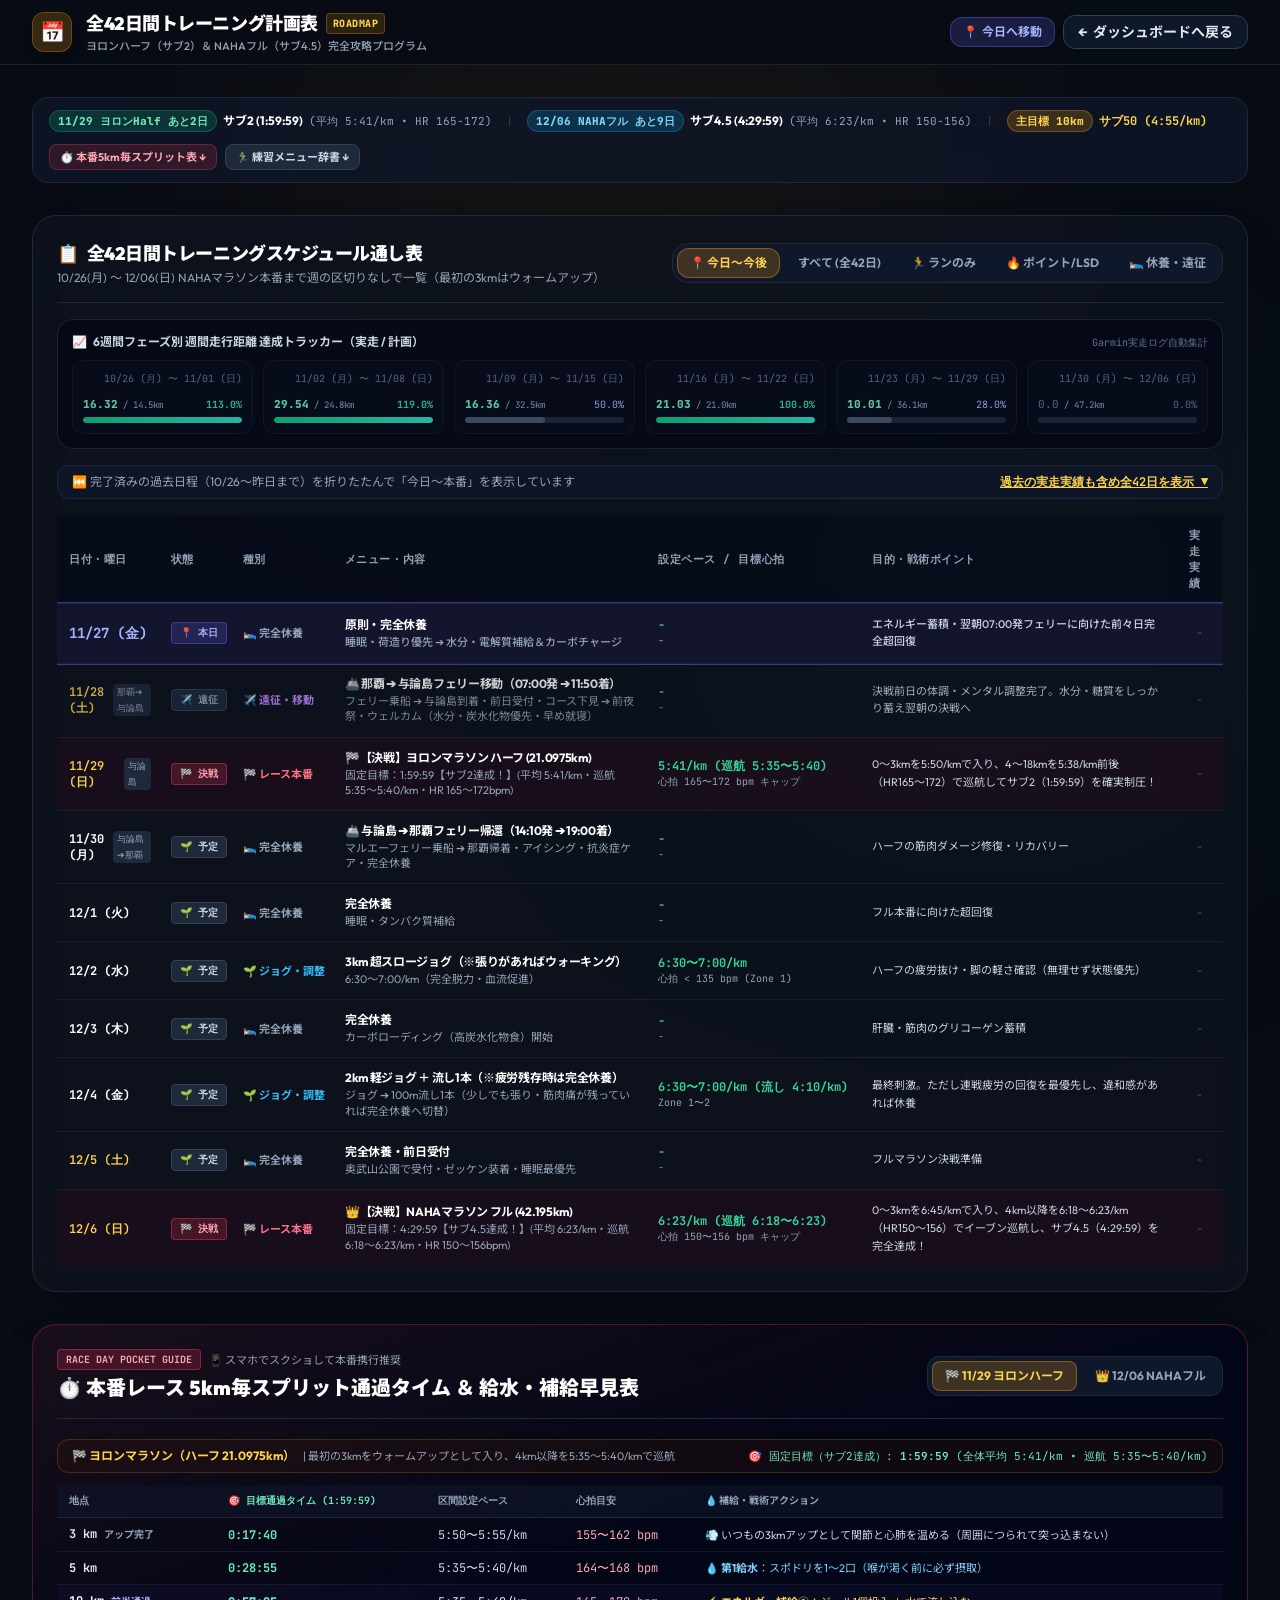
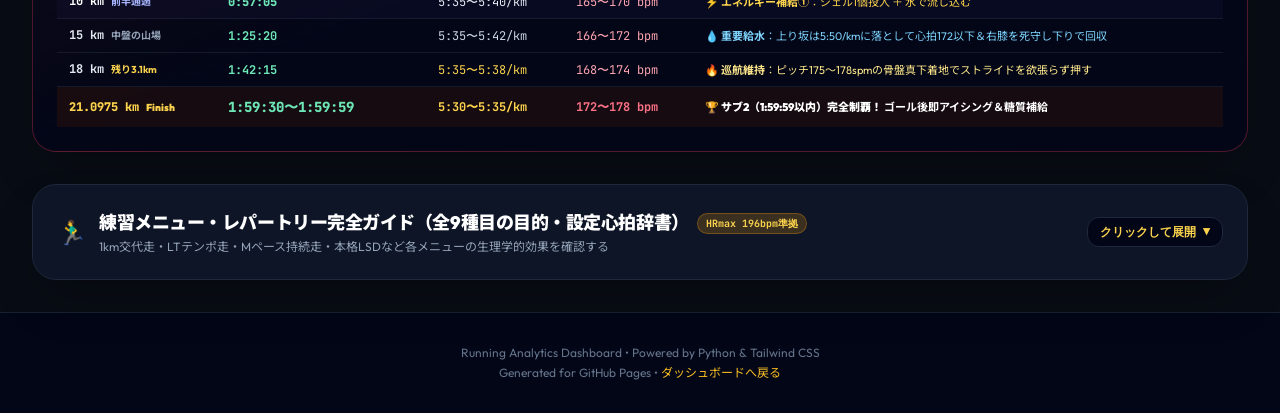
<file: docs/schedule.html>
<!DOCTYPE html>
<html lang="ja" class="scroll-smooth">
<head>
  <meta charset="UTF-8">
  <meta name="viewport" content="width=device-width, initial-scale=1.0">
  <title>練習予定表（全42日間ロードマップ）| Running Analytics</title>
  <!-- Google Fonts: Outfit, JetBrains Mono, Noto Sans JP -->
  <link rel="preconnect" href="https://fonts.googleapis.com">
  <link rel="preconnect" href="https://fonts.gstatic.com" crossorigin>
  <link href="https://fonts.googleapis.com/css2?family=JetBrains+Mono:wght@400;500;600;700;800&family=Noto+Sans+JP:wght@400;500;700;900&family=Outfit:wght@300;400;500;600;700;800;900&display=swap" rel="stylesheet">
  <style>
:root{--theme-primary:#a3e635;--theme-primary-rgb:163,230,53;--theme-glow:rgba(163,230,53,.25);--theme-surface:rgba(15,20,31,.72);--theme-border:hsla(0,0%,100%,.08);--theme-border-hover:rgba(163,230,53,.35)}[data-theme=cyan]{--theme-primary:#06b6d4;--theme-primary-rgb:6,182,212;--theme-glow:rgba(6,182,212,.25);--theme-border-hover:rgba(6,182,212,.35)}[data-theme=emerald]{--theme-primary:#10b981;--theme-primary-rgb:16,185,129;--theme-glow:rgba(16,185,129,.25);--theme-border-hover:rgba(16,185,129,.35)}[data-theme=orange]{--theme-primary:#f97316;--theme-primary-rgb:249,115,22;--theme-glow:rgba(249,115,22,.25);--theme-border-hover:rgba(249,115,22,.35)}body{background-color:#080c14;font-family:Outfit,Noto Sans JP,sans-serif}.font-mono-metric{font-family:JetBrains Mono,monospace}.glass-card{backdrop-filter:blur(20px);-webkit-backdrop-filter:blur(20px);background:var(--theme-surface);border:1px solid var(--theme-border);transition:all .25s ease-out}.glass-card:hover{border-color:var(--theme-border-hover)}.text-theme-primary{color:var(--theme-primary)}.bg-theme-primary{background-color:var(--theme-primary)}.border-theme-primary{border-color:var(--theme-primary)}.tab-btn.active{background:var(--theme-primary);box-shadow:0 4px 16px 0 var(--theme-glow);color:#080c14;font-weight:800}.tab-btn:not(.active){color:#94a3b8}.tab-btn:not(.active):hover{background:hsla(0,0%,100%,.05);color:#f1f5f9}.theme-dot{border-radius:9999px;cursor:pointer;height:14px;transition:transform .2s,box-shadow .2s;width:14px}.theme-dot.active,.theme-dot:hover{box-shadow:0 0 8px currentColor;transform:scale(1.25)}.cockpit-subtab-btn.active{background:rgba(var(--theme-primary-rgb),.16);border-color:rgba(var(--theme-primary-rgb),.45);box-shadow:0 2px 10px 0 rgba(0,0,0,.25);color:var(--theme-primary);font-weight:800}.cockpit-subtab-btn:not(.active){border-color:transparent;color:#94a3b8}.cockpit-subtab-btn:not(.active):hover{background:hsla(0,0%,100%,.04);color:#f1f5f9}*,:after,:before{--tw-border-spacing-x:0;--tw-border-spacing-y:0;--tw-translate-x:0;--tw-translate-y:0;--tw-rotate:0;--tw-skew-x:0;--tw-skew-y:0;--tw-scale-x:1;--tw-scale-y:1;--tw-pan-x: ;--tw-pan-y: ;--tw-pinch-zoom: ;--tw-scroll-snap-strictness:proximity;--tw-gradient-from-position: ;--tw-gradient-via-position: ;--tw-gradient-to-position: ;--tw-ordinal: ;--tw-slashed-zero: ;--tw-numeric-figure: ;--tw-numeric-spacing: ;--tw-numeric-fraction: ;--tw-ring-inset: ;--tw-ring-offset-width:0px;--tw-ring-offset-color:#fff;--tw-ring-color:rgba(59,130,246,.5);--tw-ring-offset-shadow:0 0 #0000;--tw-ring-shadow:0 0 #0000;--tw-shadow:0 0 #0000;--tw-shadow-colored:0 0 #0000;--tw-blur: ;--tw-brightness: ;--tw-contrast: ;--tw-grayscale: ;--tw-hue-rotate: ;--tw-invert: ;--tw-saturate: ;--tw-sepia: ;--tw-drop-shadow: ;--tw-backdrop-blur: ;--tw-backdrop-brightness: ;--tw-backdrop-contrast: ;--tw-backdrop-grayscale: ;--tw-backdrop-hue-rotate: ;--tw-backdrop-invert: ;--tw-backdrop-opacity: ;--tw-backdrop-saturate: ;--tw-backdrop-sepia: ;--tw-contain-size: ;--tw-contain-layout: ;--tw-contain-paint: ;--tw-contain-style: }::backdrop{--tw-border-spacing-x:0;--tw-border-spacing-y:0;--tw-translate-x:0;--tw-translate-y:0;--tw-rotate:0;--tw-skew-x:0;--tw-skew-y:0;--tw-scale-x:1;--tw-scale-y:1;--tw-pan-x: ;--tw-pan-y: ;--tw-pinch-zoom: ;--tw-scroll-snap-strictness:proximity;--tw-gradient-from-position: ;--tw-gradient-via-position: ;--tw-gradient-to-position: ;--tw-ordinal: ;--tw-slashed-zero: ;--tw-numeric-figure: ;--tw-numeric-spacing: ;--tw-numeric-fraction: ;--tw-ring-inset: ;--tw-ring-offset-width:0px;--tw-ring-offset-color:#fff;--tw-ring-color:rgba(59,130,246,.5);--tw-ring-offset-shadow:0 0 #0000;--tw-ring-shadow:0 0 #0000;--tw-shadow:0 0 #0000;--tw-shadow-colored:0 0 #0000;--tw-blur: ;--tw-brightness: ;--tw-contrast: ;--tw-grayscale: ;--tw-hue-rotate: ;--tw-invert: ;--tw-saturate: ;--tw-sepia: ;--tw-drop-shadow: ;--tw-backdrop-blur: ;--tw-backdrop-brightness: ;--tw-backdrop-contrast: ;--tw-backdrop-grayscale: ;--tw-backdrop-hue-rotate: ;--tw-backdrop-invert: ;--tw-backdrop-opacity: ;--tw-backdrop-saturate: ;--tw-backdrop-sepia: ;--tw-contain-size: ;--tw-contain-layout: ;--tw-contain-paint: ;--tw-contain-style: }
/*! tailwindcss v3.4.17 | MIT License | https://tailwindcss.com*/*,:after,:before{border:0 solid #e5e7eb;box-sizing:border-box}:after,:before{--tw-content:""}:host,html{line-height:1.5;-webkit-text-size-adjust:100%;font-family:Outfit,Noto Sans JP,sans-serif;font-feature-settings:normal;font-variation-settings:normal;-moz-tab-size:4;-o-tab-size:4;tab-size:4;-webkit-tap-highlight-color:transparent}body{line-height:inherit;margin:0}hr{border-top-width:1px;color:inherit;height:0}abbr:where([title]){-webkit-text-decoration:underline dotted;text-decoration:underline dotted}h1,h2,h3,h4,h5,h6{font-size:inherit;font-weight:inherit}a{color:inherit;text-decoration:inherit}b,strong{font-weight:bolder}code,kbd,pre,samp{font-family:JetBrains Mono,ui-monospace,monospace;font-feature-settings:normal;font-size:1em;font-variation-settings:normal}small{font-size:80%}sub,sup{font-size:75%;line-height:0;position:relative;vertical-align:baseline}sub{bottom:-.25em}sup{top:-.5em}table{border-collapse:collapse;border-color:inherit;text-indent:0}button,input,optgroup,select,textarea{color:inherit;font-family:inherit;font-feature-settings:inherit;font-size:100%;font-variation-settings:inherit;font-weight:inherit;letter-spacing:inherit;line-height:inherit;margin:0;padding:0}button,select{text-transform:none}button,input:where([type=button]),input:where([type=reset]),input:where([type=submit]){-webkit-appearance:button;background-color:transparent;background-image:none}:-moz-focusring{outline:auto}:-moz-ui-invalid{box-shadow:none}progress{vertical-align:baseline}::-webkit-inner-spin-button,::-webkit-outer-spin-button{height:auto}[type=search]{-webkit-appearance:textfield;outline-offset:-2px}::-webkit-search-decoration{-webkit-appearance:none}::-webkit-file-upload-button{-webkit-appearance:button;font:inherit}summary{display:list-item}blockquote,dd,dl,figure,h1,h2,h3,h4,h5,h6,hr,p,pre{margin:0}fieldset{margin:0}fieldset,legend{padding:0}menu,ol,ul{list-style:none;margin:0;padding:0}dialog{padding:0}textarea{resize:vertical}input::-moz-placeholder,textarea::-moz-placeholder{color:#9ca3af;opacity:1}input::placeholder,textarea::placeholder{color:#9ca3af;opacity:1}[role=button],button{cursor:pointer}:disabled{cursor:default}audio,canvas,embed,iframe,img,object,svg,video{display:block;vertical-align:middle}img,video{height:auto;max-width:100%}[hidden]:where(:not([hidden=until-found])){display:none}.\!container{width:100%!important}.container{width:100%}@media (min-width:640px){.\!container{max-width:640px!important}.container{max-width:640px}}@media (min-width:768px){.\!container{max-width:768px!important}.container{max-width:768px}}@media (min-width:1024px){.\!container{max-width:1024px!important}.container{max-width:1024px}}@media (min-width:1280px){.\!container{max-width:1280px!important}.container{max-width:1280px}}@media (min-width:1536px){.\!container{max-width:1536px!important}.container{max-width:1536px}}.pointer-events-none{pointer-events:none}.fixed{position:fixed}.absolute{position:absolute}.relative{position:relative}.sticky{position:sticky}.bottom-0{bottom:0}.left-0{left:0}.left-1\/4{left:25%}.right-10{right:2.5rem}.top-0{top:0}.top-1\/2{top:50%}.top-1\/3{top:33.333333%}.top-16{top:4rem}.-z-10{z-index:-10}.z-10{z-index:10}.z-40{z-index:40}.z-50{z-index:50}.col-span-2{grid-column:span 2/span 2}.-mx-2{margin-left:-.5rem;margin-right:-.5rem}.mx-auto{margin-left:auto;margin-right:auto}.my-1{margin-top:.25rem}.mb-1,.my-1{margin-bottom:.25rem}.mb-1\.5{margin-bottom:.375rem}.mb-2{margin-bottom:.5rem}.mb-2\.5{margin-bottom:.625rem}.mb-3{margin-bottom:.75rem}.mb-4{margin-bottom:1rem}.ml-0\.5{margin-left:.125rem}.ml-1{margin-left:.25rem}.ml-1\.5{margin-left:.375rem}.ml-2{margin-left:.5rem}.mr-1{margin-right:.25rem}.mr-1\.5{margin-right:.375rem}.mr-2{margin-right:.5rem}.mt-0{margin-top:0}.mt-0\.5{margin-top:.125rem}.mt-1{margin-top:.25rem}.mt-1\.5{margin-top:.375rem}.mt-16{margin-top:4rem}.mt-2{margin-top:.5rem}.mt-4{margin-top:1rem}.mt-6{margin-top:1.5rem}.block{display:block}.inline-block{display:inline-block}.flex{display:flex}.inline-flex{display:inline-flex}.table{display:table}.grid{display:grid}.hidden{display:none}.h-1\.5{height:.375rem}.h-10{height:2.5rem}.h-16{height:4rem}.h-2{height:.5rem}.h-2\.5{height:.625rem}.h-24{height:6rem}.h-3{height:.75rem}.h-4{height:1rem}.h-52{height:13rem}.h-56{height:14rem}.h-60{height:15rem}.h-72{height:18rem}.h-8{height:2rem}.h-9{height:2.25rem}.h-\[300px\]{height:300px}.h-full{height:100%}.max-h-80{max-height:20rem}.min-h-\[20px\]{min-height:20px}.min-h-screen{min-height:100vh}.w-0\.5{width:.125rem}.w-1{width:.25rem}.w-1\.5{width:.375rem}.w-10{width:2.5rem}.w-2{width:.5rem}.w-2\.5{width:.625rem}.w-3{width:.75rem}.w-4{width:1rem}.w-40{width:10rem}.w-48{width:12rem}.w-5{width:1.25rem}.w-8{width:2rem}.w-9{width:2.25rem}.w-\[12\%\]{width:12%}.w-\[18\%\]{width:18%}.w-\[20\%\]{width:20%}.w-\[25\%\]{width:25%}.w-\[500px\]{width:500px}.w-\[600px\]{width:600px}.w-full{width:100%}.min-w-0{min-width:0}.min-w-\[100px\]{min-width:100px}.min-w-\[180px\]{min-width:180px}.min-w-\[200px\]{min-width:200px}.min-w-\[780px\]{min-width:780px}.max-w-7xl{max-width:80rem}.flex-1{flex:1 1 0%}.flex-shrink-0,.shrink-0{flex-shrink:0}.border-collapse{border-collapse:collapse}.-translate-x-1\/2{--tw-translate-x:-50%}.-translate-x-1\/2,.scale-110{transform:translate(var(--tw-translate-x),var(--tw-translate-y)) rotate(var(--tw-rotate)) skewX(var(--tw-skew-x)) skewY(var(--tw-skew-y)) scaleX(var(--tw-scale-x)) scaleY(var(--tw-scale-y))}.scale-110{--tw-scale-x:1.1;--tw-scale-y:1.1}.scale-125{--tw-scale-x:1.25;--tw-scale-y:1.25}.scale-125,.transform{transform:translate(var(--tw-translate-x),var(--tw-translate-y)) rotate(var(--tw-rotate)) skewX(var(--tw-skew-x)) skewY(var(--tw-skew-y)) scaleX(var(--tw-scale-x)) scaleY(var(--tw-scale-y))}.cursor-default{cursor:default}.cursor-not-allowed{cursor:not-allowed}.cursor-pointer{cursor:pointer}.select-none{-webkit-user-select:none;-moz-user-select:none;user-select:none}.resize{resize:both}.scroll-mt-28{scroll-margin-top:7rem}.list-none{list-style-type:none}.grid-cols-1{grid-template-columns:repeat(1,minmax(0,1fr))}.grid-cols-2{grid-template-columns:repeat(2,minmax(0,1fr))}.grid-cols-3{grid-template-columns:repeat(3,minmax(0,1fr))}.grid-cols-4{grid-template-columns:repeat(4,minmax(0,1fr))}.grid-cols-5{grid-template-columns:repeat(5,minmax(0,1fr))}.flex-col{flex-direction:column}.flex-wrap{flex-wrap:wrap}.items-start{align-items:flex-start}.items-center{align-items:center}.items-baseline{align-items:baseline}.items-stretch{align-items:stretch}.justify-end{justify-content:flex-end}.justify-center{justify-content:center}.justify-between{justify-content:space-between}.gap-1{gap:.25rem}.gap-1\.5{gap:.375rem}.gap-2{gap:.5rem}.gap-2\.5{gap:.625rem}.gap-3{gap:.75rem}.gap-3\.5{gap:.875rem}.gap-4{gap:1rem}.gap-5{gap:1.25rem}.gap-6{gap:1.5rem}.space-x-1>:not([hidden])~:not([hidden]){--tw-space-x-reverse:0;margin-left:calc(.25rem*(1 - var(--tw-space-x-reverse)));margin-right:calc(.25rem*var(--tw-space-x-reverse))}.space-x-1\.5>:not([hidden])~:not([hidden]){--tw-space-x-reverse:0;margin-left:calc(.375rem*(1 - var(--tw-space-x-reverse)));margin-right:calc(.375rem*var(--tw-space-x-reverse))}.space-x-2>:not([hidden])~:not([hidden]){--tw-space-x-reverse:0;margin-left:calc(.5rem*(1 - var(--tw-space-x-reverse)));margin-right:calc(.5rem*var(--tw-space-x-reverse))}.space-x-2\.5>:not([hidden])~:not([hidden]){--tw-space-x-reverse:0;margin-left:calc(.625rem*(1 - var(--tw-space-x-reverse)));margin-right:calc(.625rem*var(--tw-space-x-reverse))}.space-x-3>:not([hidden])~:not([hidden]){--tw-space-x-reverse:0;margin-left:calc(.75rem*(1 - var(--tw-space-x-reverse)));margin-right:calc(.75rem*var(--tw-space-x-reverse))}.space-x-3\.5>:not([hidden])~:not([hidden]){--tw-space-x-reverse:0;margin-left:calc(.875rem*(1 - var(--tw-space-x-reverse)));margin-right:calc(.875rem*var(--tw-space-x-reverse))}.space-y-0\.5>:not([hidden])~:not([hidden]){--tw-space-y-reverse:0;margin-bottom:calc(.125rem*var(--tw-space-y-reverse));margin-top:calc(.125rem*(1 - var(--tw-space-y-reverse)))}.space-y-1>:not([hidden])~:not([hidden]){--tw-space-y-reverse:0;margin-bottom:calc(.25rem*var(--tw-space-y-reverse));margin-top:calc(.25rem*(1 - var(--tw-space-y-reverse)))}.space-y-1\.5>:not([hidden])~:not([hidden]){--tw-space-y-reverse:0;margin-bottom:calc(.375rem*var(--tw-space-y-reverse));margin-top:calc(.375rem*(1 - var(--tw-space-y-reverse)))}.space-y-2>:not([hidden])~:not([hidden]){--tw-space-y-reverse:0;margin-bottom:calc(.5rem*var(--tw-space-y-reverse));margin-top:calc(.5rem*(1 - var(--tw-space-y-reverse)))}.space-y-2\.5>:not([hidden])~:not([hidden]){--tw-space-y-reverse:0;margin-bottom:calc(.625rem*var(--tw-space-y-reverse));margin-top:calc(.625rem*(1 - var(--tw-space-y-reverse)))}.space-y-3>:not([hidden])~:not([hidden]){--tw-space-y-reverse:0;margin-bottom:calc(.75rem*var(--tw-space-y-reverse));margin-top:calc(.75rem*(1 - var(--tw-space-y-reverse)))}.space-y-3\.5>:not([hidden])~:not([hidden]){--tw-space-y-reverse:0;margin-bottom:calc(.875rem*var(--tw-space-y-reverse));margin-top:calc(.875rem*(1 - var(--tw-space-y-reverse)))}.space-y-4>:not([hidden])~:not([hidden]){--tw-space-y-reverse:0;margin-bottom:calc(1rem*var(--tw-space-y-reverse));margin-top:calc(1rem*(1 - var(--tw-space-y-reverse)))}.space-y-5>:not([hidden])~:not([hidden]){--tw-space-y-reverse:0;margin-bottom:calc(1.25rem*var(--tw-space-y-reverse));margin-top:calc(1.25rem*(1 - var(--tw-space-y-reverse)))}.space-y-6>:not([hidden])~:not([hidden]){--tw-space-y-reverse:0;margin-bottom:calc(1.5rem*var(--tw-space-y-reverse));margin-top:calc(1.5rem*(1 - var(--tw-space-y-reverse)))}.space-y-8>:not([hidden])~:not([hidden]){--tw-space-y-reverse:0;margin-bottom:calc(2rem*var(--tw-space-y-reverse));margin-top:calc(2rem*(1 - var(--tw-space-y-reverse)))}.divide-y>:not([hidden])~:not([hidden]){--tw-divide-y-reverse:0;border-bottom-width:calc(1px*var(--tw-divide-y-reverse));border-top-width:calc(1px*(1 - var(--tw-divide-y-reverse)))}.divide-slate-800\/40>:not([hidden])~:not([hidden]){border-color:rgba(30,41,59,.4)}.divide-slate-800\/50>:not([hidden])~:not([hidden]){border-color:rgba(30,41,59,.5)}.divide-slate-800\/60>:not([hidden])~:not([hidden]){border-color:rgba(30,41,59,.6)}.divide-slate-800\/70>:not([hidden])~:not([hidden]){border-color:rgba(30,41,59,.7)}.self-start{align-self:flex-start}.overflow-hidden{overflow:hidden}.overflow-x-auto{overflow-x:auto}.overflow-y-auto{overflow-y:auto}.overflow-x-hidden{overflow-x:hidden}.scroll-smooth{scroll-behavior:smooth}.truncate{overflow:hidden;text-overflow:ellipsis}.truncate,.whitespace-nowrap{white-space:nowrap}.rounded{border-radius:.25rem}.rounded-2xl{border-radius:1rem}.rounded-3xl{border-radius:1.5rem}.rounded-full{border-radius:9999px}.rounded-lg{border-radius:.5rem}.rounded-sm{border-radius:.125rem}.rounded-xl{border-radius:.75rem}.rounded-l-full{border-bottom-left-radius:9999px;border-top-left-radius:9999px}.rounded-r-full{border-bottom-right-radius:9999px;border-top-right-radius:9999px}.border{border-width:1px}.border-y{border-top-width:1px}.border-b,.border-y{border-bottom-width:1px}.border-l{border-left-width:1px}.border-t{border-top-width:1px}.border-t-2{border-top-width:2px}.border-dashed{border-style:dashed}.border-amber-500\/20{border-color:rgba(245,158,11,.2)}.border-amber-500\/25{border-color:rgba(245,158,11,.25)}.border-amber-500\/30{border-color:rgba(245,158,11,.3)}.border-amber-500\/40{border-color:rgba(245,158,11,.4)}.border-blue-500\/30{border-color:rgba(59,130,246,.3)}.border-cyan-500\/30{border-color:rgba(6,182,212,.3)}.border-emerald-400{--tw-border-opacity:1;border-color:rgb(52 211 153/var(--tw-border-opacity,1))}.border-emerald-500\/20{border-color:rgba(16,185,129,.2)}.border-emerald-500\/30{border-color:rgba(16,185,129,.3)}.border-emerald-500\/40{border-color:rgba(16,185,129,.4)}.border-emerald-800\/60{border-color:rgba(6,95,70,.6)}.border-indigo-500{--tw-border-opacity:1;border-color:rgb(99 102 241/var(--tw-border-opacity,1))}.border-indigo-500\/20{border-color:rgba(99,102,241,.2)}.border-indigo-500\/30{border-color:rgba(99,102,241,.3)}.border-indigo-500\/40{border-color:rgba(99,102,241,.4)}.border-indigo-500\/50{border-color:rgba(99,102,241,.5)}.border-purple-500\/30{border-color:rgba(168,85,247,.3)}.border-rose-500\/10{border-color:rgba(244,63,94,.1)}.border-rose-500\/20{border-color:rgba(244,63,94,.2)}.border-rose-500\/25{border-color:rgba(244,63,94,.25)}.border-rose-500\/30{border-color:rgba(244,63,94,.3)}.border-rose-500\/40{border-color:rgba(244,63,94,.4)}.border-sky-500\/20{border-color:rgba(14,165,233,.2)}.border-sky-500\/30{border-color:rgba(14,165,233,.3)}.border-sky-500\/40{border-color:rgba(14,165,233,.4)}.border-slate-700{--tw-border-opacity:1;border-color:rgb(51 65 85/var(--tw-border-opacity,1))}.border-slate-700\/40{border-color:rgba(51,65,85,.4)}.border-slate-700\/70{border-color:rgba(51,65,85,.7)}.border-slate-800{--tw-border-opacity:1;border-color:rgb(30 41 59/var(--tw-border-opacity,1))}.border-slate-800\/40{border-color:rgba(30,41,59,.4)}.border-slate-800\/50{border-color:rgba(30,41,59,.5)}.border-slate-800\/60{border-color:rgba(30,41,59,.6)}.border-slate-800\/70{border-color:rgba(30,41,59,.7)}.border-slate-800\/80{border-color:rgba(30,41,59,.8)}.border-slate-800\/90{border-color:rgba(30,41,59,.9)}.border-teal-500\/30{border-color:rgba(20,184,166,.3)}.border-teal-500\/40{border-color:rgba(20,184,166,.4)}.border-violet-500\/30{border-color:rgba(139,92,246,.3)}.border-violet-500\/40{border-color:rgba(139,92,246,.4)}.border-yellow-500\/30{border-color:rgba(234,179,8,.3)}.border-t-emerald-500\/70{border-top-color:rgba(16,185,129,.7)}.border-t-rose-500\/70{border-top-color:rgba(244,63,94,.7)}.border-t-sky-500\/70{border-top-color:rgba(14,165,233,.7)}.bg-\[\#080c14\]{--tw-bg-opacity:1;background-color:rgb(8 12 20/var(--tw-bg-opacity,1))}.bg-\[\#080c14\]\/85{background-color:rgba(8,12,20,.85)}.bg-\[\#080c14\]\/90{background-color:rgba(8,12,20,.9)}.bg-amber-400\/85{background-color:rgba(251,191,36,.85)}.bg-amber-500{--tw-bg-opacity:1;background-color:rgb(245 158 11/var(--tw-bg-opacity,1))}.bg-amber-500\/10{background-color:rgba(245,158,11,.1)}.bg-amber-500\/15{background-color:rgba(245,158,11,.15)}.bg-amber-500\/20{background-color:rgba(245,158,11,.2)}.bg-amber-700\/20{background-color:rgba(180,83,9,.2)}.bg-amber-950\/20{background-color:rgba(69,26,3,.2)}.bg-amber-950\/25{background-color:rgba(69,26,3,.25)}.bg-amber-950\/30{background-color:rgba(69,26,3,.3)}.bg-blue-500{--tw-bg-opacity:1;background-color:rgb(59 130 246/var(--tw-bg-opacity,1))}.bg-blue-500\/20{background-color:rgba(59,130,246,.2)}.bg-cyan-500{--tw-bg-opacity:1;background-color:rgb(6 182 212/var(--tw-bg-opacity,1))}.bg-cyan-500\/20{background-color:rgba(6,182,212,.2)}.bg-emerald-300{--tw-bg-opacity:1;background-color:rgb(110 231 183/var(--tw-bg-opacity,1))}.bg-emerald-400{--tw-bg-opacity:1;background-color:rgb(52 211 153/var(--tw-bg-opacity,1))}.bg-emerald-500{--tw-bg-opacity:1;background-color:rgb(16 185 129/var(--tw-bg-opacity,1))}.bg-emerald-500\/10{background-color:rgba(16,185,129,.1)}.bg-emerald-500\/15{background-color:rgba(16,185,129,.15)}.bg-emerald-500\/20{background-color:rgba(16,185,129,.2)}.bg-emerald-600{--tw-bg-opacity:1;background-color:rgb(5 150 105/var(--tw-bg-opacity,1))}.bg-emerald-700{--tw-bg-opacity:1;background-color:rgb(4 120 87/var(--tw-bg-opacity,1))}.bg-emerald-950{--tw-bg-opacity:1;background-color:rgb(2 44 34/var(--tw-bg-opacity,1))}.bg-emerald-950\/25{background-color:rgba(2,44,34,.25)}.bg-emerald-950\/30{background-color:rgba(2,44,34,.3)}.bg-emerald-950\/60{background-color:rgba(2,44,34,.6)}.bg-emerald-950\/80{background-color:rgba(2,44,34,.8)}.bg-indigo-400{--tw-bg-opacity:1;background-color:rgb(129 140 248/var(--tw-bg-opacity,1))}.bg-indigo-500{--tw-bg-opacity:1;background-color:rgb(99 102 241/var(--tw-bg-opacity,1))}.bg-indigo-500\/10{background-color:rgba(99,102,241,.1)}.bg-indigo-500\/20{background-color:rgba(99,102,241,.2)}.bg-indigo-500\/30{background-color:rgba(99,102,241,.3)}.bg-indigo-600{--tw-bg-opacity:1;background-color:rgb(79 70 229/var(--tw-bg-opacity,1))}.bg-indigo-950\/20{background-color:rgba(30,27,75,.2)}.bg-indigo-950\/40{background-color:rgba(30,27,75,.4)}.bg-lime-400{--tw-bg-opacity:1;background-color:rgb(163 230 53/var(--tw-bg-opacity,1))}.bg-orange-500{--tw-bg-opacity:1;background-color:rgb(249 115 22/var(--tw-bg-opacity,1))}.bg-purple-400{--tw-bg-opacity:1;background-color:rgb(192 132 252/var(--tw-bg-opacity,1))}.bg-purple-500\/20{background-color:rgba(168,85,247,.2)}.bg-rose-400{--tw-bg-opacity:1;background-color:rgb(251 113 133/var(--tw-bg-opacity,1))}.bg-rose-500{--tw-bg-opacity:1;background-color:rgb(244 63 94/var(--tw-bg-opacity,1))}.bg-rose-500\/10{background-color:rgba(244,63,94,.1)}.bg-rose-500\/15{background-color:rgba(244,63,94,.15)}.bg-rose-500\/20{background-color:rgba(244,63,94,.2)}.bg-rose-600{--tw-bg-opacity:1;background-color:rgb(225 29 72/var(--tw-bg-opacity,1))}.bg-rose-950\/20{background-color:rgba(76,5,25,.2)}.bg-sky-400\/85{background-color:rgba(56,189,248,.85)}.bg-sky-500\/15{background-color:rgba(14,165,233,.15)}.bg-sky-500\/20{background-color:rgba(14,165,233,.2)}.bg-sky-950\/20{background-color:rgba(8,47,73,.2)}.bg-sky-950\/25{background-color:rgba(8,47,73,.25)}.bg-sky-950\/30{background-color:rgba(8,47,73,.3)}.bg-sky-950\/40{background-color:rgba(8,47,73,.4)}.bg-slate-300\/20{background-color:rgba(203,213,225,.2)}.bg-slate-500{--tw-bg-opacity:1;background-color:rgb(100 116 139/var(--tw-bg-opacity,1))}.bg-slate-600{--tw-bg-opacity:1;background-color:rgb(71 85 105/var(--tw-bg-opacity,1))}.bg-slate-800{--tw-bg-opacity:1;background-color:rgb(30 41 59/var(--tw-bg-opacity,1))}.bg-slate-800\/10{background-color:rgba(30,41,59,.1)}.bg-slate-800\/70{background-color:rgba(30,41,59,.7)}.bg-slate-900{--tw-bg-opacity:1;background-color:rgb(15 23 42/var(--tw-bg-opacity,1))}.bg-slate-900\/30{background-color:rgba(15,23,42,.3)}.bg-slate-900\/40{background-color:rgba(15,23,42,.4)}.bg-slate-900\/50{background-color:rgba(15,23,42,.5)}.bg-slate-900\/60{background-color:rgba(15,23,42,.6)}.bg-slate-900\/70{background-color:rgba(15,23,42,.7)}.bg-slate-900\/80{background-color:rgba(15,23,42,.8)}.bg-slate-900\/90{background-color:rgba(15,23,42,.9)}.bg-slate-950{--tw-bg-opacity:1;background-color:rgb(2 6 23/var(--tw-bg-opacity,1))}.bg-slate-950\/30{background-color:rgba(2,6,23,.3)}.bg-slate-950\/40{background-color:rgba(2,6,23,.4)}.bg-slate-950\/50{background-color:rgba(2,6,23,.5)}.bg-slate-950\/60{background-color:rgba(2,6,23,.6)}.bg-slate-950\/70{background-color:rgba(2,6,23,.7)}.bg-slate-950\/80{background-color:rgba(2,6,23,.8)}.bg-slate-950\/90{background-color:rgba(2,6,23,.9)}.bg-teal-500{--tw-bg-opacity:1;background-color:rgb(20 184 166/var(--tw-bg-opacity,1))}.bg-teal-500\/20{background-color:rgba(20,184,166,.2)}.bg-violet-500{--tw-bg-opacity:1;background-color:rgb(139 92 246/var(--tw-bg-opacity,1))}.bg-violet-500\/20{background-color:rgba(139,92,246,.2)}.bg-white{--tw-bg-opacity:1;background-color:rgb(255 255 255/var(--tw-bg-opacity,1))}.bg-yellow-500\/20{background-color:rgba(234,179,8,.2)}.bg-gradient-to-br{background-image:linear-gradient(to bottom right,var(--tw-gradient-stops))}.bg-gradient-to-r{background-image:linear-gradient(to right,var(--tw-gradient-stops))}.from-amber-500{--tw-gradient-from:#f59e0b var(--tw-gradient-from-position);--tw-gradient-to:rgba(245,158,11,0) var(--tw-gradient-to-position);--tw-gradient-stops:var(--tw-gradient-from),var(--tw-gradient-to)}.from-emerald-500{--tw-gradient-from:#10b981 var(--tw-gradient-from-position);--tw-gradient-to:rgba(16,185,129,0) var(--tw-gradient-to-position);--tw-gradient-stops:var(--tw-gradient-from),var(--tw-gradient-to)}.from-emerald-950\/40{--tw-gradient-from:rgba(2,44,34,.4) var(--tw-gradient-from-position);--tw-gradient-to:rgba(2,44,34,0) var(--tw-gradient-to-position);--tw-gradient-stops:var(--tw-gradient-from),var(--tw-gradient-to)}.from-emerald-950\/50{--tw-gradient-from:rgba(2,44,34,.5) var(--tw-gradient-from-position);--tw-gradient-to:rgba(2,44,34,0) var(--tw-gradient-to-position);--tw-gradient-stops:var(--tw-gradient-from),var(--tw-gradient-to)}.from-indigo-500{--tw-gradient-from:#6366f1 var(--tw-gradient-from-position);--tw-gradient-to:rgba(99,102,241,0) var(--tw-gradient-to-position);--tw-gradient-stops:var(--tw-gradient-from),var(--tw-gradient-to)}.from-rose-950\/20{--tw-gradient-from:rgba(76,5,25,.2) var(--tw-gradient-from-position);--tw-gradient-to:rgba(76,5,25,0) var(--tw-gradient-to-position);--tw-gradient-stops:var(--tw-gradient-from),var(--tw-gradient-to)}.from-slate-900{--tw-gradient-from:#0f172a var(--tw-gradient-from-position);--tw-gradient-to:rgba(15,23,42,0) var(--tw-gradient-to-position);--tw-gradient-stops:var(--tw-gradient-from),var(--tw-gradient-to)}.via-slate-900{--tw-gradient-to:rgba(15,23,42,0) var(--tw-gradient-to-position);--tw-gradient-stops:var(--tw-gradient-from),#0f172a var(--tw-gradient-via-position),var(--tw-gradient-to)}.via-slate-900\/95{--tw-gradient-to:rgba(15,23,42,0) var(--tw-gradient-to-position);--tw-gradient-stops:var(--tw-gradient-from),rgba(15,23,42,.95) var(--tw-gradient-via-position),var(--tw-gradient-to)}.via-slate-950{--tw-gradient-to:rgba(2,6,23,0) var(--tw-gradient-to-position);--tw-gradient-stops:var(--tw-gradient-from),#020617 var(--tw-gradient-via-position),var(--tw-gradient-to)}.to-emerald-400{--tw-gradient-to:#34d399 var(--tw-gradient-to-position)}.to-indigo-950\/40{--tw-gradient-to:rgba(30,27,75,.4) var(--tw-gradient-to-position)}.to-rose-500{--tw-gradient-to:#f43f5e var(--tw-gradient-to-position)}.to-sky-400{--tw-gradient-to:#38bdf8 var(--tw-gradient-to-position)}.to-slate-900{--tw-gradient-to:#0f172a var(--tw-gradient-to-position)}.to-slate-950{--tw-gradient-to:#020617 var(--tw-gradient-to-position)}.to-teal-400{--tw-gradient-to:#2dd4bf var(--tw-gradient-to-position)}.p-0\.5{padding:.125rem}.p-1{padding:.25rem}.p-1\.5{padding:.375rem}.p-2{padding:.5rem}.p-2\.5{padding:.625rem}.p-3{padding:.75rem}.p-3\.5{padding:.875rem}.p-4{padding:1rem}.p-5{padding:1.25rem}.px-1{padding-left:.25rem;padding-right:.25rem}.px-1\.5{padding-left:.375rem;padding-right:.375rem}.px-2{padding-left:.5rem;padding-right:.5rem}.px-2\.5{padding-left:.625rem;padding-right:.625rem}.px-3{padding-left:.75rem;padding-right:.75rem}.px-3\.5{padding-left:.875rem;padding-right:.875rem}.px-4{padding-left:1rem;padding-right:1rem}.px-6{padding-left:1.5rem;padding-right:1.5rem}.py-0\.5{padding-bottom:.125rem;padding-top:.125rem}.py-1{padding-bottom:.25rem;padding-top:.25rem}.py-1\.5{padding-bottom:.375rem;padding-top:.375rem}.py-2{padding-bottom:.5rem;padding-top:.5rem}.py-2\.5{padding-bottom:.625rem;padding-top:.625rem}.py-3{padding-bottom:.75rem;padding-top:.75rem}.py-3\.5{padding-bottom:.875rem;padding-top:.875rem}.py-8{padding-bottom:2rem;padding-top:2rem}.pb-1{padding-bottom:.25rem}.pb-1\.5{padding-bottom:.375rem}.pb-2{padding-bottom:.5rem}.pb-2\.5{padding-bottom:.625rem}.pb-3{padding-bottom:.75rem}.pb-4{padding-bottom:1rem}.pb-6{padding-bottom:1.5rem}.pb-8{padding-bottom:2rem}.pl-2{padding-left:.5rem}.pl-2\.5{padding-left:.625rem}.pl-4{padding-left:1rem}.pt-0\.5{padding-top:.125rem}.pt-1{padding-top:.25rem}.pt-1\.5{padding-top:.375rem}.pt-2{padding-top:.5rem}.pt-3{padding-top:.75rem}.pt-4{padding-top:1rem}.text-left{text-align:left}.text-center{text-align:center}.text-right{text-align:right}.font-mono{font-family:JetBrains Mono,ui-monospace,monospace}.font-sans{font-family:Outfit,Noto Sans JP,sans-serif}.text-2xl{font-size:1.5rem;line-height:2rem}.text-\[10px\]{font-size:10px}.text-\[11px\]{font-size:11px}.text-\[9px\]{font-size:9px}.text-base{font-size:1rem;line-height:1.5rem}.text-lg{font-size:1.125rem;line-height:1.75rem}.text-sm{font-size:.875rem;line-height:1.25rem}.text-xl{font-size:1.25rem;line-height:1.75rem}.text-xs{font-size:.75rem;line-height:1rem}.font-black{font-weight:900}.font-bold{font-weight:700}.font-extrabold{font-weight:800}.font-medium{font-weight:500}.font-normal{font-weight:400}.font-semibold{font-weight:600}.uppercase{text-transform:uppercase}.leading-none{line-height:1}.leading-relaxed{line-height:1.625}.leading-snug{line-height:1.375}.leading-tight{line-height:1.25}.tracking-tight{letter-spacing:-.025em}.tracking-wider{letter-spacing:.05em}.text-amber-200{--tw-text-opacity:1;color:rgb(253 230 138/var(--tw-text-opacity,1))}.text-amber-200\/90{color:hsla(48,97%,77%,.9)}.text-amber-300{--tw-text-opacity:1;color:rgb(252 211 77/var(--tw-text-opacity,1))}.text-amber-400{--tw-text-opacity:1;color:rgb(251 191 36/var(--tw-text-opacity,1))}.text-blue-300{--tw-text-opacity:1;color:rgb(147 197 253/var(--tw-text-opacity,1))}.text-blue-400{--tw-text-opacity:1;color:rgb(96 165 250/var(--tw-text-opacity,1))}.text-cyan-300{--tw-text-opacity:1;color:rgb(103 232 249/var(--tw-text-opacity,1))}.text-cyan-400{--tw-text-opacity:1;color:rgb(34 211 238/var(--tw-text-opacity,1))}.text-emerald-200{--tw-text-opacity:1;color:rgb(167 243 208/var(--tw-text-opacity,1))}.text-emerald-300{--tw-text-opacity:1;color:rgb(110 231 183/var(--tw-text-opacity,1))}.text-emerald-400{--tw-text-opacity:1;color:rgb(52 211 153/var(--tw-text-opacity,1))}.text-emerald-400\/90{color:rgba(52,211,153,.9)}.text-emerald-500{--tw-text-opacity:1;color:rgb(16 185 129/var(--tw-text-opacity,1))}.text-indigo-200{--tw-text-opacity:1;color:rgb(199 210 254/var(--tw-text-opacity,1))}.text-indigo-300{--tw-text-opacity:1;color:rgb(165 180 252/var(--tw-text-opacity,1))}.text-indigo-400{--tw-text-opacity:1;color:rgb(129 140 248/var(--tw-text-opacity,1))}.text-orange-400{--tw-text-opacity:1;color:rgb(251 146 60/var(--tw-text-opacity,1))}.text-purple-300{--tw-text-opacity:1;color:rgb(216 180 254/var(--tw-text-opacity,1))}.text-purple-400{--tw-text-opacity:1;color:rgb(192 132 252/var(--tw-text-opacity,1))}.text-rose-200{--tw-text-opacity:1;color:rgb(254 205 211/var(--tw-text-opacity,1))}.text-rose-300{--tw-text-opacity:1;color:rgb(253 164 175/var(--tw-text-opacity,1))}.text-rose-400{--tw-text-opacity:1;color:rgb(251 113 133/var(--tw-text-opacity,1))}.text-sky-200{--tw-text-opacity:1;color:rgb(186 230 253/var(--tw-text-opacity,1))}.text-sky-300{--tw-text-opacity:1;color:rgb(125 211 252/var(--tw-text-opacity,1))}.text-sky-400{--tw-text-opacity:1;color:rgb(56 189 248/var(--tw-text-opacity,1))}.text-slate-100{--tw-text-opacity:1;color:rgb(241 245 249/var(--tw-text-opacity,1))}.text-slate-200{--tw-text-opacity:1;color:rgb(226 232 240/var(--tw-text-opacity,1))}.text-slate-300{--tw-text-opacity:1;color:rgb(203 213 225/var(--tw-text-opacity,1))}.text-slate-400{--tw-text-opacity:1;color:rgb(148 163 184/var(--tw-text-opacity,1))}.text-slate-500{--tw-text-opacity:1;color:rgb(100 116 139/var(--tw-text-opacity,1))}.text-slate-600{--tw-text-opacity:1;color:rgb(71 85 105/var(--tw-text-opacity,1))}.text-slate-700{--tw-text-opacity:1;color:rgb(51 65 85/var(--tw-text-opacity,1))}.text-slate-950{--tw-text-opacity:1;color:rgb(2 6 23/var(--tw-text-opacity,1))}.text-teal-300{--tw-text-opacity:1;color:rgb(94 234 212/var(--tw-text-opacity,1))}.text-teal-400{--tw-text-opacity:1;color:rgb(45 212 191/var(--tw-text-opacity,1))}.text-violet-300{--tw-text-opacity:1;color:rgb(196 181 253/var(--tw-text-opacity,1))}.text-white{--tw-text-opacity:1;color:rgb(255 255 255/var(--tw-text-opacity,1))}.text-yellow-300{--tw-text-opacity:1;color:rgb(253 224 71/var(--tw-text-opacity,1))}.text-yellow-400{--tw-text-opacity:1;color:rgb(250 204 21/var(--tw-text-opacity,1))}.underline{text-decoration-line:underline}.antialiased{-webkit-font-smoothing:antialiased;-moz-osx-font-smoothing:grayscale}.opacity-20{opacity:.2}.opacity-30{opacity:.3}.opacity-75{opacity:.75}.opacity-80{opacity:.8}.opacity-85{opacity:.85}.shadow{--tw-shadow:0 1px 3px 0 rgba(0,0,0,.1),0 1px 2px -1px rgba(0,0,0,.1);--tw-shadow-colored:0 1px 3px 0 var(--tw-shadow-color),0 1px 2px -1px var(--tw-shadow-color)}.shadow,.shadow-2xl{box-shadow:var(--tw-ring-offset-shadow,0 0 #0000),var(--tw-ring-shadow,0 0 #0000),var(--tw-shadow)}.shadow-2xl{--tw-shadow:0 25px 50px -12px rgba(0,0,0,.25);--tw-shadow-colored:0 25px 50px -12px var(--tw-shadow-color)}.shadow-inner{--tw-shadow:inset 0 2px 4px 0 rgba(0,0,0,.05);--tw-shadow-colored:inset 0 2px 4px 0 var(--tw-shadow-color)}.shadow-inner,.shadow-lg{box-shadow:var(--tw-ring-offset-shadow,0 0 #0000),var(--tw-ring-shadow,0 0 #0000),var(--tw-shadow)}.shadow-lg{--tw-shadow:0 10px 15px -3px rgba(0,0,0,.1),0 4px 6px -4px rgba(0,0,0,.1);--tw-shadow-colored:0 10px 15px -3px var(--tw-shadow-color),0 4px 6px -4px var(--tw-shadow-color)}.shadow-md{--tw-shadow:0 4px 6px -1px rgba(0,0,0,.1),0 2px 4px -2px rgba(0,0,0,.1);--tw-shadow-colored:0 4px 6px -1px var(--tw-shadow-color),0 2px 4px -2px var(--tw-shadow-color)}.shadow-md,.shadow-sm{box-shadow:var(--tw-ring-offset-shadow,0 0 #0000),var(--tw-ring-shadow,0 0 #0000),var(--tw-shadow)}.shadow-sm{--tw-shadow:0 1px 2px 0 rgba(0,0,0,.05);--tw-shadow-colored:0 1px 2px 0 var(--tw-shadow-color)}.shadow-xl{--tw-shadow:0 20px 25px -5px rgba(0,0,0,.1),0 8px 10px -6px rgba(0,0,0,.1);--tw-shadow-colored:0 20px 25px -5px var(--tw-shadow-color),0 8px 10px -6px var(--tw-shadow-color);box-shadow:var(--tw-ring-offset-shadow,0 0 #0000),var(--tw-ring-shadow,0 0 #0000),var(--tw-shadow)}.shadow-emerald-400\/50{--tw-shadow-color:rgba(52,211,153,.5);--tw-shadow:var(--tw-shadow-colored)}.shadow-emerald-500\/30{--tw-shadow-color:rgba(16,185,129,.3);--tw-shadow:var(--tw-shadow-colored)}.ring-1{--tw-ring-offset-shadow:var(--tw-ring-inset) 0 0 0 var(--tw-ring-offset-width) var(--tw-ring-offset-color);--tw-ring-shadow:var(--tw-ring-inset) 0 0 0 calc(1px + var(--tw-ring-offset-width)) var(--tw-ring-color)}.ring-1,.ring-2{box-shadow:var(--tw-ring-offset-shadow),var(--tw-ring-shadow),var(--tw-shadow,0 0 #0000)}.ring-2{--tw-ring-offset-shadow:var(--tw-ring-inset) 0 0 0 var(--tw-ring-offset-width) var(--tw-ring-offset-color);--tw-ring-shadow:var(--tw-ring-inset) 0 0 0 calc(2px + var(--tw-ring-offset-width)) var(--tw-ring-color)}.ring-emerald-400{--tw-ring-opacity:1;--tw-ring-color:rgb(52 211 153/var(--tw-ring-opacity,1))}.ring-indigo-400{--tw-ring-opacity:1;--tw-ring-color:rgb(129 140 248/var(--tw-ring-opacity,1))}.ring-indigo-500\/30{--tw-ring-color:rgba(99,102,241,.3)}.ring-indigo-500\/50{--tw-ring-color:rgba(99,102,241,.5)}.ring-white\/10{--tw-ring-color:hsla(0,0%,100%,.1)}.ring-white\/70{--tw-ring-color:hsla(0,0%,100%,.7)}.ring-white\/80{--tw-ring-color:hsla(0,0%,100%,.8)}.blur-\[150px\]{--tw-blur:blur(150px)}.blur-\[150px\],.filter{filter:var(--tw-blur) var(--tw-brightness) var(--tw-contrast) var(--tw-grayscale) var(--tw-hue-rotate) var(--tw-invert) var(--tw-saturate) var(--tw-sepia) var(--tw-drop-shadow)}.backdrop-blur-xl{--tw-backdrop-blur:blur(24px);-webkit-backdrop-filter:var(--tw-backdrop-blur) var(--tw-backdrop-brightness) var(--tw-backdrop-contrast) var(--tw-backdrop-grayscale) var(--tw-backdrop-hue-rotate) var(--tw-backdrop-invert) var(--tw-backdrop-opacity) var(--tw-backdrop-saturate) var(--tw-backdrop-sepia);backdrop-filter:var(--tw-backdrop-blur) var(--tw-backdrop-brightness) var(--tw-backdrop-contrast) var(--tw-backdrop-grayscale) var(--tw-backdrop-hue-rotate) var(--tw-backdrop-invert) var(--tw-backdrop-opacity) var(--tw-backdrop-saturate) var(--tw-backdrop-sepia)}.transition{transition-duration:.15s;transition-property:color,background-color,border-color,text-decoration-color,fill,stroke,opacity,box-shadow,transform,filter,-webkit-backdrop-filter;transition-property:color,background-color,border-color,text-decoration-color,fill,stroke,opacity,box-shadow,transform,filter,backdrop-filter;transition-property:color,background-color,border-color,text-decoration-color,fill,stroke,opacity,box-shadow,transform,filter,backdrop-filter,-webkit-backdrop-filter;transition-timing-function:cubic-bezier(.4,0,.2,1)}.transition-all{transition-duration:.15s;transition-property:all;transition-timing-function:cubic-bezier(.4,0,.2,1)}.transition-colors{transition-duration:.15s;transition-property:color,background-color,border-color,text-decoration-color,fill,stroke;transition-timing-function:cubic-bezier(.4,0,.2,1)}.transition-transform{transition-property:transform;transition-timing-function:cubic-bezier(.4,0,.2,1)}.duration-150,.transition-transform{transition-duration:.15s}.duration-200{transition-duration:.2s}.duration-300{transition-duration:.3s}.duration-500{transition-duration:.5s}.duration-700{transition-duration:.7s}.selection\:bg-amber-400 ::-moz-selection{--tw-bg-opacity:1;background-color:rgb(251 191 36/var(--tw-bg-opacity,1))}.selection\:bg-amber-400 ::selection{--tw-bg-opacity:1;background-color:rgb(251 191 36/var(--tw-bg-opacity,1))}.selection\:bg-lime-400 ::-moz-selection{--tw-bg-opacity:1;background-color:rgb(163 230 53/var(--tw-bg-opacity,1))}.selection\:bg-lime-400 ::selection{--tw-bg-opacity:1;background-color:rgb(163 230 53/var(--tw-bg-opacity,1))}.selection\:text-slate-950 ::-moz-selection{--tw-text-opacity:1;color:rgb(2 6 23/var(--tw-text-opacity,1))}.selection\:text-slate-950 ::selection{--tw-text-opacity:1;color:rgb(2 6 23/var(--tw-text-opacity,1))}.selection\:bg-amber-400::-moz-selection{--tw-bg-opacity:1;background-color:rgb(251 191 36/var(--tw-bg-opacity,1))}.selection\:bg-amber-400::selection{--tw-bg-opacity:1;background-color:rgb(251 191 36/var(--tw-bg-opacity,1))}.selection\:bg-lime-400::-moz-selection{--tw-bg-opacity:1;background-color:rgb(163 230 53/var(--tw-bg-opacity,1))}.selection\:bg-lime-400::selection{--tw-bg-opacity:1;background-color:rgb(163 230 53/var(--tw-bg-opacity,1))}.selection\:text-slate-950::-moz-selection{--tw-text-opacity:1;color:rgb(2 6 23/var(--tw-text-opacity,1))}.selection\:text-slate-950::selection{--tw-text-opacity:1;color:rgb(2 6 23/var(--tw-text-opacity,1))}.hover\:z-20:hover{z-index:20}.hover\:scale-105:hover{--tw-scale-x:1.05;--tw-scale-y:1.05}.hover\:scale-105:hover,.hover\:scale-125:hover{transform:translate(var(--tw-translate-x),var(--tw-translate-y)) rotate(var(--tw-rotate)) skewX(var(--tw-skew-x)) skewY(var(--tw-skew-y)) scaleX(var(--tw-scale-x)) scaleY(var(--tw-scale-y))}.hover\:scale-125:hover{--tw-scale-x:1.25;--tw-scale-y:1.25}.hover\:border-amber-500\/40:hover{border-color:rgba(245,158,11,.4)}.hover\:border-amber-500\/50:hover{border-color:rgba(245,158,11,.5)}.hover\:border-amber-500\/60:hover{border-color:rgba(245,158,11,.6)}.hover\:border-blue-500\/60:hover{border-color:rgba(59,130,246,.6)}.hover\:border-cyan-500\/60:hover{border-color:rgba(6,182,212,.6)}.hover\:border-emerald-400:hover{--tw-border-opacity:1;border-color:rgb(52 211 153/var(--tw-border-opacity,1))}.hover\:border-emerald-500\/40:hover{border-color:rgba(16,185,129,.4)}.hover\:border-emerald-500\/50:hover{border-color:rgba(16,185,129,.5)}.hover\:border-emerald-500\/60:hover{border-color:rgba(16,185,129,.6)}.hover\:border-purple-500\/60:hover{border-color:rgba(168,85,247,.6)}.hover\:border-rose-500\/40:hover{border-color:rgba(244,63,94,.4)}.hover\:border-rose-500\/60:hover{border-color:rgba(244,63,94,.6)}.hover\:border-sky-500\/40:hover{border-color:rgba(14,165,233,.4)}.hover\:border-slate-600:hover{--tw-border-opacity:1;border-color:rgb(71 85 105/var(--tw-border-opacity,1))}.hover\:border-teal-500\/60:hover{border-color:rgba(20,184,166,.6)}.hover\:border-yellow-500\/60:hover{border-color:rgba(234,179,8,.6)}.hover\:bg-amber-500:hover{--tw-bg-opacity:1;background-color:rgb(245 158 11/var(--tw-bg-opacity,1))}.hover\:bg-amber-500\/30:hover{background-color:rgba(245,158,11,.3)}.hover\:bg-emerald-100:hover{--tw-bg-opacity:1;background-color:rgb(209 250 229/var(--tw-bg-opacity,1))}.hover\:bg-emerald-400:hover{--tw-bg-opacity:1;background-color:rgb(52 211 153/var(--tw-bg-opacity,1))}.hover\:bg-emerald-500:hover{--tw-bg-opacity:1;background-color:rgb(16 185 129/var(--tw-bg-opacity,1))}.hover\:bg-emerald-900\/70:hover{background-color:rgba(6,78,59,.7)}.hover\:bg-emerald-950\/30:hover{background-color:rgba(2,44,34,.3)}.hover\:bg-emerald-950\/60:hover{background-color:rgba(2,44,34,.6)}.hover\:bg-indigo-500\/30:hover{background-color:rgba(99,102,241,.3)}.hover\:bg-indigo-950\/30:hover{background-color:rgba(30,27,75,.3)}.hover\:bg-rose-500\/25:hover{background-color:rgba(244,63,94,.25)}.hover\:bg-slate-700:hover{--tw-bg-opacity:1;background-color:rgb(51 65 85/var(--tw-bg-opacity,1))}.hover\:bg-slate-800:hover{--tw-bg-opacity:1;background-color:rgb(30 41 59/var(--tw-bg-opacity,1))}.hover\:bg-slate-800\/30:hover{background-color:rgba(30,41,59,.3)}.hover\:bg-slate-800\/40:hover{background-color:rgba(30,41,59,.4)}.hover\:bg-slate-800\/50:hover{background-color:rgba(30,41,59,.5)}.hover\:bg-slate-900:hover{--tw-bg-opacity:1;background-color:rgb(15 23 42/var(--tw-bg-opacity,1))}.hover\:bg-slate-900\/40:hover{background-color:rgba(15,23,42,.4)}.hover\:bg-slate-900\/60:hover{background-color:rgba(15,23,42,.6)}.hover\:text-amber-200:hover{--tw-text-opacity:1;color:rgb(253 230 138/var(--tw-text-opacity,1))}.hover\:text-emerald-400:hover{--tw-text-opacity:1;color:rgb(52 211 153/var(--tw-text-opacity,1))}.hover\:text-slate-200:hover{--tw-text-opacity:1;color:rgb(226 232 240/var(--tw-text-opacity,1))}.hover\:text-slate-950:hover{--tw-text-opacity:1;color:rgb(2 6 23/var(--tw-text-opacity,1))}.hover\:text-white:hover{--tw-text-opacity:1;color:rgb(255 255 255/var(--tw-text-opacity,1))}.hover\:underline:hover{text-decoration-line:underline}.focus\:outline-none:focus{outline:2px solid transparent;outline-offset:2px}.focus\:ring-2:focus{--tw-ring-offset-shadow:var(--tw-ring-inset) 0 0 0 var(--tw-ring-offset-width) var(--tw-ring-offset-color);--tw-ring-shadow:var(--tw-ring-inset) 0 0 0 calc(2px + var(--tw-ring-offset-width)) var(--tw-ring-color);box-shadow:var(--tw-ring-offset-shadow),var(--tw-ring-shadow),var(--tw-shadow,0 0 #0000)}.focus\:ring-emerald-500:focus{--tw-ring-opacity:1;--tw-ring-color:rgb(16 185 129/var(--tw-ring-opacity,1))}.focus\:ring-indigo-500:focus{--tw-ring-opacity:1;--tw-ring-color:rgb(99 102 241/var(--tw-ring-opacity,1))}.group[open] .group-open\:inline{display:inline}.group[open] .group-open\:hidden{display:none}.group:hover .group-hover\:translate-x-0\.5{--tw-translate-x:0.125rem;transform:translate(var(--tw-translate-x),var(--tw-translate-y)) rotate(var(--tw-rotate)) skewX(var(--tw-skew-x)) skewY(var(--tw-skew-y)) scaleX(var(--tw-scale-x)) scaleY(var(--tw-scale-y))}.group:hover .group-hover\:bg-emerald-500{--tw-bg-opacity:1;background-color:rgb(16 185 129/var(--tw-bg-opacity,1))}.group:hover .group-hover\:text-amber-400{--tw-text-opacity:1;color:rgb(251 191 36/var(--tw-text-opacity,1))}.group:hover .group-hover\:text-blue-400{--tw-text-opacity:1;color:rgb(96 165 250/var(--tw-text-opacity,1))}.group:hover .group-hover\:text-cyan-400{--tw-text-opacity:1;color:rgb(34 211 238/var(--tw-text-opacity,1))}.group:hover .group-hover\:text-emerald-300{--tw-text-opacity:1;color:rgb(110 231 183/var(--tw-text-opacity,1))}.group:hover .group-hover\:text-emerald-400{--tw-text-opacity:1;color:rgb(52 211 153/var(--tw-text-opacity,1))}.group:hover .group-hover\:text-purple-400{--tw-text-opacity:1;color:rgb(192 132 252/var(--tw-text-opacity,1))}.group:hover .group-hover\:text-rose-300{--tw-text-opacity:1;color:rgb(253 164 175/var(--tw-text-opacity,1))}.group:hover .group-hover\:text-rose-400{--tw-text-opacity:1;color:rgb(251 113 133/var(--tw-text-opacity,1))}.group:hover .group-hover\:text-slate-300{--tw-text-opacity:1;color:rgb(203 213 225/var(--tw-text-opacity,1))}.group:hover .group-hover\:text-slate-950{--tw-text-opacity:1;color:rgb(2 6 23/var(--tw-text-opacity,1))}.group:hover .group-hover\:text-teal-400{--tw-text-opacity:1;color:rgb(45 212 191/var(--tw-text-opacity,1))}.group:hover .group-hover\:text-white{--tw-text-opacity:1;color:rgb(255 255 255/var(--tw-text-opacity,1))}.group:hover .group-hover\:text-yellow-400{--tw-text-opacity:1;color:rgb(250 204 21/var(--tw-text-opacity,1))}@media (min-width:640px){.sm\:col-span-1{grid-column:span 1/span 1}.sm\:col-span-3{grid-column:span 3/span 3}.sm\:col-span-4{grid-column:span 4/span 4}.sm\:col-span-5{grid-column:span 5/span 5}.sm\:col-span-7{grid-column:span 7/span 7}.sm\:mx-0{margin-left:0;margin-right:0}.sm\:ml-1{margin-left:.25rem}.sm\:mr-2{margin-right:.5rem}.sm\:inline-block{display:inline-block}.sm\:inline{display:inline}.sm\:hidden{display:none}.sm\:h-3\.5{height:.875rem}.sm\:h-80{height:20rem}.sm\:w-3\.5{width:.875rem}.sm\:w-48{width:12rem}.sm\:w-6{width:1.5rem}.sm\:w-60{width:15rem}.sm\:grid-cols-10{grid-template-columns:repeat(10,minmax(0,1fr))}.sm\:grid-cols-12{grid-template-columns:repeat(12,minmax(0,1fr))}.sm\:grid-cols-2{grid-template-columns:repeat(2,minmax(0,1fr))}.sm\:grid-cols-3{grid-template-columns:repeat(3,minmax(0,1fr))}.sm\:grid-cols-4{grid-template-columns:repeat(4,minmax(0,1fr))}.sm\:grid-cols-5{grid-template-columns:repeat(5,minmax(0,1fr))}.sm\:flex-row{flex-direction:row}.sm\:items-center{align-items:center}.sm\:gap-1\.5{gap:.375rem}.sm\:gap-3{gap:.75rem}.sm\:gap-4{gap:1rem}.sm\:gap-6{gap:1.5rem}.sm\:space-x-2>:not([hidden])~:not([hidden]){--tw-space-x-reverse:0;margin-left:calc(.5rem*(1 - var(--tw-space-x-reverse)));margin-right:calc(.5rem*var(--tw-space-x-reverse))}.sm\:self-auto{align-self:auto}.sm\:p-5{padding:1.25rem}.sm\:p-6{padding:1.5rem}.sm\:p-7{padding:1.75rem}.sm\:px-3{padding-left:.75rem;padding-right:.75rem}.sm\:px-4{padding-left:1rem;padding-right:1rem}.sm\:px-6{padding-left:1.5rem;padding-right:1.5rem}.sm\:text-2xl{font-size:1.5rem;line-height:2rem}.sm\:text-3xl{font-size:1.875rem;line-height:2.25rem}.sm\:text-\[10px\]{font-size:10px}.sm\:text-\[11px\]{font-size:11px}.sm\:text-base{font-size:1rem;line-height:1.5rem}.sm\:text-lg{font-size:1.125rem;line-height:1.75rem}.sm\:text-sm{font-size:.875rem;line-height:1.25rem}.sm\:text-xl{font-size:1.25rem;line-height:1.75rem}}@media (min-width:768px){.md\:inline{display:inline}.md\:inline-flex{display:inline-flex}.md\:w-auto{width:auto}.md\:grid-cols-2{grid-template-columns:repeat(2,minmax(0,1fr))}.md\:flex-row{flex-direction:row}.md\:items-center{align-items:center}}@media (min-width:1024px){.lg\:col-span-5{grid-column:span 5/span 5}.lg\:col-span-7{grid-column:span 7/span 7}.lg\:inline{display:inline}.lg\:flex{display:flex}.lg\:grid-cols-12{grid-template-columns:repeat(12,minmax(0,1fr))}.lg\:grid-cols-2{grid-template-columns:repeat(2,minmax(0,1fr))}.lg\:grid-cols-3{grid-template-columns:repeat(3,minmax(0,1fr))}.lg\:grid-cols-4{grid-template-columns:repeat(4,minmax(0,1fr))}.lg\:grid-cols-6{grid-template-columns:repeat(6,minmax(0,1fr))}.lg\:px-8{padding-left:2rem;padding-right:2rem}}@media (min-width:1280px){.xl\:flex{display:flex}.xl\:inline-flex{display:inline-flex}}
  </style>
</head>
<body class="bg-[#080c14] text-slate-100 min-h-screen antialiased selection:bg-amber-400 selection:text-slate-950 relative overflow-x-hidden">

  <!-- Ambient Light Effects -->
  <div class="fixed top-0 left-1/4 w-[600px] h-[300px] rounded-full blur-[150px] pointer-events-none -z-10 bg-amber-500/10"></div>
  <div class="fixed top-1/2 right-10 w-[500px] h-[300px] rounded-full blur-[150px] pointer-events-none -z-10 bg-emerald-500/10"></div>

  <!-- Header -->
  <header class="sticky top-0 z-50 backdrop-blur-xl bg-[#080c14]/90 border-b border-slate-800/80">
    <div class="max-w-7xl mx-auto px-4 sm:px-6 lg:px-8 h-16 flex items-center justify-between">
      <div class="flex items-center space-x-3.5">
        <a href="index.html" class="w-10 h-10 rounded-xl bg-amber-500/20 border border-amber-500/30 flex items-center justify-center text-xl shadow-lg hover:scale-105 transition" title="ダッシュボードへ戻る">
          <span>📅</span>
        </a>
        <div>
          <div class="flex items-center space-x-2">
            <h1 class="text-base sm:text-lg font-black text-white tracking-tight leading-tight">全42日間トレーニング計画表</h1>
            <span class="text-[10px] font-black uppercase tracking-wider px-1.5 py-0.5 rounded bg-amber-500/15 text-amber-300 border border-amber-500/30 font-mono">ROADMAP</span>
          </div>
          <p class="text-[11px] text-slate-400 font-medium">ヨロンハーフ（サブ2）＆ NAHAフル（サブ4.5）完全攻略プログラム</p>
        </div>
      </div>

      <div class="flex items-center space-x-2">
        <button onclick="scrollToToday()" class="px-3 py-1.5 rounded-xl text-xs font-bold bg-indigo-500/20 hover:bg-indigo-500/30 text-indigo-300 border border-indigo-500/40 transition flex items-center space-x-1 shadow-sm" title="今日の予定へジャンプ">
          <span>📍</span>
          <span class="hidden sm:inline">今日へ移動</span>
          <span class="sm:hidden">今日</span>
        </button>
        <a href="index.html" class="px-3.5 py-1.5 rounded-xl text-xs sm:text-sm font-bold bg-slate-900 hover:bg-slate-800 text-slate-200 border border-slate-700 hover:border-slate-600 transition flex items-center space-x-1.5 shadow-sm">
          <span>←</span>
          <span>ダッシュボードへ戻る</span>
        </a>
      </div>
    </div>
  </header>

  <main class="max-w-7xl mx-auto px-4 sm:px-6 lg:px-8 py-8 space-y-8">

    <!-- 🎯 スリム・ターゲット＆カウントダウンバー（スリム化5） -->
    <div class="glass-card rounded-2xl px-4 py-3 border border-slate-800 bg-slate-900/70 flex flex-wrap items-center justify-between gap-3 text-xs">
      <div class="flex flex-wrap items-center gap-2 sm:gap-4">
        <div class="flex items-center gap-1.5">
          <span class="px-2 py-0.5 rounded-full font-mono font-black bg-emerald-500/20 text-emerald-300 border border-emerald-500/30 text-[11px]">
            11/29 ヨロンHalf あと2日
          </span>
          <span class="font-bold text-white">サブ2 (1:59:59)</span>
          <span class="text-slate-400 font-mono text-[11px] hidden sm:inline">(平均 5:41/km • HR 165-172)</span>
        </div>
        <span class="text-slate-700 hidden md:inline">|</span>
        <div class="flex items-center gap-1.5">
          <span class="px-2 py-0.5 rounded-full font-mono font-black bg-sky-500/20 text-sky-300 border border-sky-500/30 text-[11px]">
            12/06 NAHAフル あと9日
          </span>
          <span class="font-bold text-white">サブ4.5 (4:29:59)</span>
          <span class="text-slate-400 font-mono text-[11px] hidden sm:inline">(平均 6:23/km • HR 150-156)</span>
        </div>
        <span class="text-slate-700 hidden lg:inline">|</span>
        <div class="flex items-center gap-1.5">
          <span class="px-2 py-0.5 rounded-full font-mono font-black bg-amber-500/20 text-amber-300 border border-amber-500/30 text-[11px]">
            主目標 10km
          </span>
          <span class="font-bold text-amber-300 font-mono">サブ50 (4:55/km)</span>
        </div>
      </div>
      <div class="flex items-center gap-2 text-[11px]">
        <a href="#race-pacing" class="px-2.5 py-1 rounded-lg bg-rose-500/15 hover:bg-rose-500/25 text-rose-300 border border-rose-500/30 font-bold transition">
          ⏱️ 本番5km毎スプリット表 ↓
        </a>
        <a href="#repertoire-guide" onclick="document.getElementById('repertoire-guide').open = true;" class="px-2.5 py-1 rounded-lg bg-slate-800 hover:bg-slate-700 text-slate-300 border border-slate-700 font-bold transition">
          🏃‍♂️ 練習メニュー辞書 ↓
        </a>
      </div>
    </div>

    <!-- 📊 SECTION 1 (最優先表示): 全42日間トレーニングスケジュール通し表 -->
    <div class="glass-card rounded-3xl p-5 sm:p-6 border border-slate-800 space-y-4 shadow-2xl">
      <div class="flex flex-col sm:flex-row sm:items-center justify-between gap-3 border-b border-slate-800 pb-4">
        <div>
          <h2 class="text-base sm:text-lg font-black text-white tracking-tight flex items-center space-x-2">
            <span>📋</span>
            <span>全42日間トレーニングスケジュール通し表</span>
          </h2>
          <p class="text-xs text-slate-400 mt-0.5">10/26(月) 〜 12/06(日) NAHAマラソン本番まで週の区切りなしで一覧（最初の3kmはウォームアップ）</p>
        </div>

        <!-- フィルターボタン群 -->
        <div class="flex flex-wrap items-center gap-1.5 p-1 bg-slate-900 border border-slate-800 rounded-2xl text-xs font-bold">
          <button onclick="filterSchedule('upcoming')" id="btn-upcoming" class="sched-filter-btn active px-3 py-1.5 rounded-xl transition">
            📍 今日〜今後
          </button>
          <button onclick="filterSchedule('all')" id="btn-all" class="sched-filter-btn px-3 py-1.5 rounded-xl transition text-slate-400 hover:text-slate-200">
            すべて (全42日)
          </button>
          <button onclick="filterSchedule('run')" id="btn-run" class="sched-filter-btn px-3 py-1.5 rounded-xl transition text-slate-400 hover:text-slate-200">
            🏃 ランのみ
          </button>
          <button onclick="filterSchedule('point')" id="btn-point" class="sched-filter-btn px-3 py-1.5 rounded-xl transition text-slate-400 hover:text-slate-200">
            🔥 ポイント/LSD
          </button>
          <button onclick="filterSchedule('rest')" id="btn-rest" class="sched-filter-btn px-3 py-1.5 rounded-xl transition text-slate-400 hover:text-slate-200">
            🛌 休養・遠征
          </button>
        </div>
      </div>

      <!-- 📊 週間達成距離（実走km / 計画km）＆消化率プログレスバー（小規模改善3） -->
      
      <div class="bg-slate-950/60 border border-slate-800/80 rounded-2xl p-3.5 space-y-2.5">
        <div class="flex items-center justify-between">
          <div class="text-xs font-bold text-slate-300 flex items-center gap-1.5">
            <span>📈</span>
            <span>6週間フェーズ別 週間走行距離 達成トラッカー（実走 / 計画）</span>
          </div>
          <span class="text-[10px] font-mono text-slate-500">Garmin実走ログ自動集計</span>
        </div>
        <div class="grid grid-cols-2 sm:grid-cols-3 lg:grid-cols-6 gap-2.5">
          
          <div class="rounded-xl p-2.5 border transition bg-slate-900/30 border-slate-800/50 opacity-85">
            <div class="flex items-center justify-between text-[10px] font-mono mb-1">
              <span class="font-bold text-slate-400">
                
                
              </span>
              <span class="text-slate-500">10/26 (月) 〜 11/01 (日)</span>
            </div>
            <div class="text-[11px] font-bold text-white truncate mb-1.5" title=""></div>
            <div class="flex items-baseline justify-between font-mono text-[11px] mb-1">
              <span class="text-emerald-300 font-black">
                16.32<span class="text-[9px] font-normal text-slate-400"> / 14.5km</span>
              </span>
              <span class="text-[10px] text-emerald-400 font-bold">
                113.0%
              </span>
            </div>
            <div class="w-full h-1.5 bg-slate-800 rounded-full overflow-hidden">
              <div class="h-full rounded-full bg-gradient-to-r from-emerald-500 to-teal-400" style="width: 100%"></div>
            </div>
          </div>
          
          <div class="rounded-xl p-2.5 border transition bg-slate-900/30 border-slate-800/50 opacity-85">
            <div class="flex items-center justify-between text-[10px] font-mono mb-1">
              <span class="font-bold text-slate-400">
                
                
              </span>
              <span class="text-slate-500">11/02 (月) 〜 11/08 (日)</span>
            </div>
            <div class="text-[11px] font-bold text-white truncate mb-1.5" title=""></div>
            <div class="flex items-baseline justify-between font-mono text-[11px] mb-1">
              <span class="text-emerald-300 font-black">
                29.54<span class="text-[9px] font-normal text-slate-400"> / 24.8km</span>
              </span>
              <span class="text-[10px] text-emerald-400 font-bold">
                119.0%
              </span>
            </div>
            <div class="w-full h-1.5 bg-slate-800 rounded-full overflow-hidden">
              <div class="h-full rounded-full bg-gradient-to-r from-emerald-500 to-teal-400" style="width: 100%"></div>
            </div>
          </div>
          
          <div class="rounded-xl p-2.5 border transition bg-slate-900/30 border-slate-800/50 opacity-85">
            <div class="flex items-center justify-between text-[10px] font-mono mb-1">
              <span class="font-bold text-slate-400">
                
                
              </span>
              <span class="text-slate-500">11/09 (月) 〜 11/15 (日)</span>
            </div>
            <div class="text-[11px] font-bold text-white truncate mb-1.5" title=""></div>
            <div class="flex items-baseline justify-between font-mono text-[11px] mb-1">
              <span class="text-emerald-300 font-black">
                16.36<span class="text-[9px] font-normal text-slate-400"> / 32.5km</span>
              </span>
              <span class="text-[10px] text-indigo-300">
                50.0%
              </span>
            </div>
            <div class="w-full h-1.5 bg-slate-800 rounded-full overflow-hidden">
              <div class="h-full rounded-full bg-slate-600" style="width: 50%"></div>
            </div>
          </div>
          
          <div class="rounded-xl p-2.5 border transition bg-slate-900/30 border-slate-800/50 opacity-85">
            <div class="flex items-center justify-between text-[10px] font-mono mb-1">
              <span class="font-bold text-slate-400">
                
                
              </span>
              <span class="text-slate-500">11/16 (月) 〜 11/22 (日)</span>
            </div>
            <div class="text-[11px] font-bold text-white truncate mb-1.5" title=""></div>
            <div class="flex items-baseline justify-between font-mono text-[11px] mb-1">
              <span class="text-emerald-300 font-black">
                21.03<span class="text-[9px] font-normal text-slate-400"> / 21.0km</span>
              </span>
              <span class="text-[10px] text-emerald-400 font-bold">
                100.0%
              </span>
            </div>
            <div class="w-full h-1.5 bg-slate-800 rounded-full overflow-hidden">
              <div class="h-full rounded-full bg-gradient-to-r from-emerald-500 to-teal-400" style="width: 100%"></div>
            </div>
          </div>
          
          <div class="rounded-xl p-2.5 border transition bg-slate-900/30 border-slate-800/50 opacity-85">
            <div class="flex items-center justify-between text-[10px] font-mono mb-1">
              <span class="font-bold text-slate-400">
                
                
              </span>
              <span class="text-slate-500">11/23 (月) 〜 11/29 (日)</span>
            </div>
            <div class="text-[11px] font-bold text-white truncate mb-1.5" title=""></div>
            <div class="flex items-baseline justify-between font-mono text-[11px] mb-1">
              <span class="text-emerald-300 font-black">
                10.01<span class="text-[9px] font-normal text-slate-400"> / 36.1km</span>
              </span>
              <span class="text-[10px] text-indigo-300">
                28.0%
              </span>
            </div>
            <div class="w-full h-1.5 bg-slate-800 rounded-full overflow-hidden">
              <div class="h-full rounded-full bg-slate-600" style="width: 28%"></div>
            </div>
          </div>
          
          <div class="rounded-xl p-2.5 border transition bg-slate-900/30 border-slate-800/50 opacity-85">
            <div class="flex items-center justify-between text-[10px] font-mono mb-1">
              <span class="font-bold text-slate-400">
                
                
              </span>
              <span class="text-slate-500">11/30 (月) 〜 12/06 (日)</span>
            </div>
            <div class="text-[11px] font-bold text-white truncate mb-1.5" title=""></div>
            <div class="flex items-baseline justify-between font-mono text-[11px] mb-1">
              <span class="text-slate-500">
                0.0<span class="text-[9px] font-normal text-slate-400"> / 47.2km</span>
              </span>
              <span class="text-[10px] text-slate-500">
                0.0%
              </span>
            </div>
            <div class="w-full h-1.5 bg-slate-800 rounded-full overflow-hidden">
              <div class="h-full rounded-full bg-slate-600" style="width: 0%"></div>
            </div>
          </div>
          
        </div>
      </div>
      

      <!-- 完了済み過去日程の折りたたみ通知バー -->
      <div id="past-days-banner" class="bg-slate-900/80 border border-slate-800 rounded-xl px-3.5 py-2 flex items-center justify-between text-xs text-slate-400">
        <span>⏮️ 完了済みの過去日程（10/26〜昨日まで）を折りたたんで「今日〜本番」を表示しています</span>
        <button type="button" onclick="filterSchedule('all')" class="text-amber-300 hover:text-amber-200 font-bold font-mono underline ml-2 shrink-0">
          過去の実走実績も含め全42日を表示 ▼
        </button>
      </div>

      <!-- テーブル / リスト -->
      <div class="overflow-x-auto -mx-2 sm:mx-0">
        <table class="w-full text-left border-collapse text-xs">
          <thead>
            <tr class="border-b border-slate-800 text-[11px] font-mono text-slate-400 uppercase tracking-wider bg-slate-950/40">
              <th class="py-3 px-3">日付・曜日</th>
              <th class="py-3 px-2">状態</th>
              <th class="py-3 px-2">種別</th>
              <th class="py-3 px-3">メニュー・内容</th>
              <th class="py-3 px-3">設定ペース / 目標心拍</th>
              <th class="py-3 px-3">目的・戦術ポイント</th>
              <th class="py-3 px-3">実走実績</th>
            </tr>
          </thead>
          <tbody class="divide-y divide-slate-800/60 font-sans" id="schedule-tbody">
            
            <tr class="sched-row transition hover:bg-slate-900/60 "
                
                data-category="point"
                data-status="done"
                data-hasrun="true">
              
              <!-- 日付・曜日 -->
              <td class="py-3 px-3 font-mono shrink-0">
                <div class="flex items-center space-x-1.5">
                  <span class="font-bold text-white">
                    10/26 (月)
                  </span>
                  
                </div>
              </td>

              <!-- 状態 -->
              <td class="py-3 px-2 whitespace-nowrap">
                <span class="inline-flex items-center px-2 py-0.5 rounded text-[10px] font-mono font-bold border bg-emerald-500/20 text-emerald-300 border-emerald-500/30">
                  ✅ 完了
                </span>
              </td>

              <!-- 種別 -->
              <td class="py-3 px-2 whitespace-nowrap">
                <span class="font-bold text-[11px] text-amber-400">
                  🔥 ポイント走
                </span>
              </td>

              <!-- メニュー・内容 -->
              <td class="py-3 px-3 min-w-[200px]">
                <div class="font-bold text-white tracking-tight text-xs">8km ビルドアップ走</div>
                <div class="text-[11px] text-slate-400 mt-0.5 leading-snug">3kmアップ ➔ 4km加速 (5:32→4:58/km) ➔ 1kmダウン</div>
              </td>

              <!-- 設定ペース / 心拍 -->
              <td class="py-3 px-3 font-mono whitespace-nowrap">
                <div class="text-emerald-400 font-bold">5:30 ➔ 4:58/km</div>
                <div class="text-[10px] text-slate-400">HR 160 ➔ 186 bpm</div>
              </td>

              <!-- 目的・ポイント -->
              <td class="py-3 px-3 text-[11px] text-slate-300 min-w-[180px] leading-relaxed">
                スピード刺激注入。Lap7でサブ50（5:00/km）を突破するキレを確認
              </td>

              <!-- 実走実績 -->
              <td class="py-3 px-3 font-mono whitespace-nowrap">
                
                <a href="index.html?act=54#activity" class="block bg-slate-900 border border-emerald-500/40 hover:border-emerald-400 hover:bg-emerald-950/30 rounded-xl p-2 text-center shadow-inner transition group" title="クリックしてこの日の個別分析・グラフを表示">
                  <div class="text-xs font-black text-emerald-400 group-hover:text-emerald-300 flex items-center justify-center gap-1">
                    <span>8.0km (5:34)</span>
                    <span class="text-[10px] text-emerald-500 group-hover:translate-x-0.5 transition-transform">→</span>
                  </div>
                  <div class="text-[10px] text-slate-400 mt-0.5">HR 173bpm • 00:44:34</div>
                </a>
                
              </td>
            </tr>
            
            <tr class="sched-row transition hover:bg-slate-900/60 "
                
                data-category="rest"
                data-status="done"
                data-hasrun="false">
              
              <!-- 日付・曜日 -->
              <td class="py-3 px-3 font-mono shrink-0">
                <div class="flex items-center space-x-1.5">
                  <span class="font-bold text-white">
                    10/27 (火)
                  </span>
                  
                </div>
              </td>

              <!-- 状態 -->
              <td class="py-3 px-2 whitespace-nowrap">
                <span class="inline-flex items-center px-2 py-0.5 rounded text-[10px] font-mono font-bold border bg-emerald-500/20 text-emerald-300 border-emerald-500/30">
                  ✅ 完了
                </span>
              </td>

              <!-- 種別 -->
              <td class="py-3 px-2 whitespace-nowrap">
                <span class="font-bold text-[11px] text-slate-400">
                  🛌 完全休養
                </span>
              </td>

              <!-- メニュー・内容 -->
              <td class="py-3 px-3 min-w-[200px]">
                <div class="font-bold text-white tracking-tight text-xs">完全休養</div>
                <div class="text-[11px] text-slate-400 mt-0.5 leading-snug">超回復・温冷交代浴・下肢ストレッチ</div>
              </td>

              <!-- 設定ペース / 心拍 -->
              <td class="py-3 px-3 font-mono whitespace-nowrap">
                <div class="text-emerald-400 font-bold">-</div>
                <div class="text-[10px] text-slate-400">-</div>
              </td>

              <!-- 目的・ポイント -->
              <td class="py-3 px-3 text-[11px] text-slate-300 min-w-[180px] leading-relaxed">
                ビルドアップ走の筋疲労抜き
              </td>

              <!-- 実走実績 -->
              <td class="py-3 px-3 font-mono whitespace-nowrap">
                
                <span class="text-slate-600 text-center block">-</span>
                
              </td>
            </tr>
            
            <tr class="sched-row transition hover:bg-slate-900/60 "
                
                data-category="swim"
                data-status="done"
                data-hasrun="false">
              
              <!-- 日付・曜日 -->
              <td class="py-3 px-3 font-mono shrink-0">
                <div class="flex items-center space-x-1.5">
                  <span class="font-bold text-white">
                    10/28 (水)
                  </span>
                  
                </div>
              </td>

              <!-- 状態 -->
              <td class="py-3 px-2 whitespace-nowrap">
                <span class="inline-flex items-center px-2 py-0.5 rounded text-[10px] font-mono font-bold border bg-emerald-500/20 text-emerald-300 border-emerald-500/30">
                  ✅ 完了
                </span>
              </td>

              <!-- 種別 -->
              <td class="py-3 px-2 whitespace-nowrap">
                <span class="font-bold text-[11px] text-cyan-400">
                  🏊 水泳・アクティブ
                </span>
              </td>

              <!-- メニュー・内容 -->
              <td class="py-3 px-3 min-w-[200px]">
                <div class="font-bold text-white tracking-tight text-xs">完全休養 / リカバリースイム</div>
                <div class="text-[11px] text-slate-400 mt-0.5 leading-snug">ジムプール 1,150m (アップ150m ＋ クロール20往復1,000m)</div>
              </td>

              <!-- 設定ペース / 心拍 -->
              <td class="py-3 px-3 font-mono whitespace-nowrap">
                <div class="text-emerald-400 font-bold">-</div>
                <div class="text-[10px] text-slate-400">-</div>
              </td>

              <!-- 目的・ポイント -->
              <td class="py-3 px-3 text-[11px] text-slate-300 min-w-[180px] leading-relaxed">
                着地衝撃ゼロで肩甲骨・体幹・股関節をほぐすアクティブリフレッシュ
              </td>

              <!-- 実走実績 -->
              <td class="py-3 px-3 font-mono whitespace-nowrap">
                
                <span class="text-slate-600 text-center block">-</span>
                
              </td>
            </tr>
            
            <tr class="sched-row transition hover:bg-slate-900/60 "
                
                data-category="point"
                data-status="done"
                data-hasrun="true">
              
              <!-- 日付・曜日 -->
              <td class="py-3 px-3 font-mono shrink-0">
                <div class="flex items-center space-x-1.5">
                  <span class="font-bold text-white">
                    10/29 (木)
                  </span>
                  
                </div>
              </td>

              <!-- 状態 -->
              <td class="py-3 px-2 whitespace-nowrap">
                <span class="inline-flex items-center px-2 py-0.5 rounded text-[10px] font-mono font-bold border bg-emerald-500/20 text-emerald-300 border-emerald-500/30">
                  ✅ 完了
                </span>
              </td>

              <!-- 種別 -->
              <td class="py-3 px-2 whitespace-nowrap">
                <span class="font-bold text-[11px] text-amber-400">
                  🔥 ポイント走
                </span>
              </td>

              <!-- メニュー・内容 -->
              <td class="py-3 px-3 min-w-[200px]">
                <div class="font-bold text-white tracking-tight text-xs">8.32km LTテンポ巡航走 ＋ 流し2本</div>
                <div class="text-[11px] text-slate-400 mt-0.5 leading-snug">3kmアップ ➔ 5km LT巡航 (5:37/km) ➔ ラスト流し100m×2本 (最速3:20/km)</div>
              </td>

              <!-- 設定ペース / 心拍 -->
              <td class="py-3 px-3 font-mono whitespace-nowrap">
                <div class="text-emerald-400 font-bold">5:25〜5:35/km</div>
                <div class="text-[10px] text-slate-400">心拍上限 172 bpm キャップ</div>
              </td>

              <!-- 目的・ポイント -->
              <td class="py-3 px-3 text-[11px] text-slate-300 min-w-[180px] leading-relaxed">
                心拍キャップ制の遵守。乳酸クリアランス向上＆フォームのバネ改善
              </td>

              <!-- 実走実績 -->
              <td class="py-3 px-3 font-mono whitespace-nowrap">
                
                <a href="index.html?act=55#activity" class="block bg-slate-900 border border-emerald-500/40 hover:border-emerald-400 hover:bg-emerald-950/30 rounded-xl p-2 text-center shadow-inner transition group" title="クリックしてこの日の個別分析・グラフを表示">
                  <div class="text-xs font-black text-emerald-400 group-hover:text-emerald-300 flex items-center justify-center gap-1">
                    <span>8.32km (5:40)</span>
                    <span class="text-[10px] text-emerald-500 group-hover:translate-x-0.5 transition-transform">→</span>
                  </div>
                  <div class="text-[10px] text-slate-400 mt-0.5">HR 166bpm • 00:47:06</div>
                </a>
                
              </td>
            </tr>
            
            <tr class="sched-row transition hover:bg-slate-900/60 opacity-80"
                
                data-category="kanto"
                data-status="done"
                data-hasrun="false">
              
              <!-- 日付・曜日 -->
              <td class="py-3 px-3 font-mono shrink-0">
                <div class="flex items-center space-x-1.5">
                  <span class="font-bold text-white">
                    10/30 (金)
                  </span>
                  
                  <span class="text-[9px] px-1 py-0.2 rounded bg-slate-800 text-slate-400">遠征先</span>
                  
                </div>
              </td>

              <!-- 状態 -->
              <td class="py-3 px-2 whitespace-nowrap">
                <span class="inline-flex items-center px-2 py-0.5 rounded text-[10px] font-mono font-bold border bg-emerald-500/20 text-emerald-300 border-emerald-500/30">
                  ✅ 完了
                </span>
              </td>

              <!-- 種別 -->
              <td class="py-3 px-2 whitespace-nowrap">
                <span class="font-bold text-[11px] text-purple-400">
                  ✈️ 遠征・移動
                </span>
              </td>

              <!-- メニュー・内容 -->
              <td class="py-3 px-3 min-w-[200px]">
                <div class="font-bold text-white tracking-tight text-xs">遠征・移動（完全アクティブレスト）</div>
                <div class="text-[11px] text-slate-400 mt-0.5 leading-snug">ラン完全オフ・日常歩行のみ</div>
              </td>

              <!-- 設定ペース / 心拍 -->
              <td class="py-3 px-3 font-mono whitespace-nowrap">
                <div class="text-emerald-400 font-bold">-</div>
                <div class="text-[10px] text-slate-400">-</div>
              </td>

              <!-- 目的・ポイント -->
              <td class="py-3 px-3 text-[11px] text-slate-300 min-w-[180px] leading-relaxed">
                ラン完全オフ。移動と日常歩行で心筋・毛細血管のリモデリング
              </td>

              <!-- 実走実績 -->
              <td class="py-3 px-3 font-mono whitespace-nowrap">
                
                <span class="text-slate-600 text-center block">-</span>
                
              </td>
            </tr>
            
            <tr class="sched-row transition hover:bg-slate-900/60 opacity-80"
                
                data-category="kanto"
                data-status="done"
                data-hasrun="false">
              
              <!-- 日付・曜日 -->
              <td class="py-3 px-3 font-mono shrink-0">
                <div class="flex items-center space-x-1.5">
                  <span class="font-bold text-amber-300 font-semibold">
                    10/31 (土)
                  </span>
                  
                  <span class="text-[9px] px-1 py-0.2 rounded bg-slate-800 text-slate-400">遠征先</span>
                  
                </div>
              </td>

              <!-- 状態 -->
              <td class="py-3 px-2 whitespace-nowrap">
                <span class="inline-flex items-center px-2 py-0.5 rounded text-[10px] font-mono font-bold border bg-emerald-500/20 text-emerald-300 border-emerald-500/30">
                  ✅ 完了
                </span>
              </td>

              <!-- 種別 -->
              <td class="py-3 px-2 whitespace-nowrap">
                <span class="font-bold text-[11px] text-purple-400">
                  ✈️ 遠征・移動
                </span>
              </td>

              <!-- メニュー・内容 -->
              <td class="py-3 px-3 min-w-[200px]">
                <div class="font-bold text-white tracking-tight text-xs">遠征滞在（完全アクティブレスト）</div>
                <div class="text-[11px] text-slate-400 mt-0.5 leading-snug">ラン完全オフ</div>
              </td>

              <!-- 設定ペース / 心拍 -->
              <td class="py-3 px-3 font-mono whitespace-nowrap">
                <div class="text-emerald-400 font-bold">-</div>
                <div class="text-[10px] text-slate-400">-</div>
              </td>

              <!-- 目的・ポイント -->
              <td class="py-3 px-3 text-[11px] text-slate-300 min-w-[180px] leading-relaxed">
                積極的休養・リフレッシュ
              </td>

              <!-- 実走実績 -->
              <td class="py-3 px-3 font-mono whitespace-nowrap">
                
                <span class="text-slate-600 text-center block">-</span>
                
              </td>
            </tr>
            
            <tr class="sched-row transition hover:bg-slate-900/60 opacity-80"
                
                data-category="kanto"
                data-status="done"
                data-hasrun="false">
              
              <!-- 日付・曜日 -->
              <td class="py-3 px-3 font-mono shrink-0">
                <div class="flex items-center space-x-1.5">
                  <span class="font-bold text-amber-300 font-semibold">
                    11/1 (日)
                  </span>
                  
                  <span class="text-[9px] px-1 py-0.2 rounded bg-slate-800 text-slate-400">遠征先</span>
                  
                </div>
              </td>

              <!-- 状態 -->
              <td class="py-3 px-2 whitespace-nowrap">
                <span class="inline-flex items-center px-2 py-0.5 rounded text-[10px] font-mono font-bold border bg-emerald-500/20 text-emerald-300 border-emerald-500/30">
                  ✅ 完了
                </span>
              </td>

              <!-- 種別 -->
              <td class="py-3 px-2 whitespace-nowrap">
                <span class="font-bold text-[11px] text-purple-400">
                  ✈️ 遠征・移動
                </span>
              </td>

              <!-- メニュー・内容 -->
              <td class="py-3 px-3 min-w-[200px]">
                <div class="font-bold text-white tracking-tight text-xs">遠征滞在（完全アクティブレスト）</div>
                <div class="text-[11px] text-slate-400 mt-0.5 leading-snug">ラン完全オフ・入浴ストレッチ</div>
              </td>

              <!-- 設定ペース / 心拍 -->
              <td class="py-3 px-3 font-mono whitespace-nowrap">
                <div class="text-emerald-400 font-bold">-</div>
                <div class="text-[10px] text-slate-400">-</div>
              </td>

              <!-- 目的・ポイント -->
              <td class="py-3 px-3 text-[11px] text-slate-300 min-w-[180px] leading-relaxed">
                積極的休養・リフレッシュ
              </td>

              <!-- 実走実績 -->
              <td class="py-3 px-3 font-mono whitespace-nowrap">
                
                <span class="text-slate-600 text-center block">-</span>
                
              </td>
            </tr>
            
            <tr class="sched-row transition hover:bg-slate-900/60 opacity-80"
                
                data-category="kanto"
                data-status="done"
                data-hasrun="false">
              
              <!-- 日付・曜日 -->
              <td class="py-3 px-3 font-mono shrink-0">
                <div class="flex items-center space-x-1.5">
                  <span class="font-bold text-white">
                    11/2 (月)
                  </span>
                  
                  <span class="text-[9px] px-1 py-0.2 rounded bg-slate-800 text-slate-400">移動日</span>
                  
                </div>
              </td>

              <!-- 状態 -->
              <td class="py-3 px-2 whitespace-nowrap">
                <span class="inline-flex items-center px-2 py-0.5 rounded text-[10px] font-mono font-bold border bg-emerald-500/20 text-emerald-300 border-emerald-500/30">
                  ✅ 完了
                </span>
              </td>

              <!-- 種別 -->
              <td class="py-3 px-2 whitespace-nowrap">
                <span class="font-bold text-[11px] text-purple-400">
                  ✈️ 遠征・移動
                </span>
              </td>

              <!-- メニュー・内容 -->
              <td class="py-3 px-3 min-w-[200px]">
                <div class="font-bold text-white tracking-tight text-xs">移動日（完全アクティブレスト）</div>
                <div class="text-[11px] text-slate-400 mt-0.5 leading-snug">移動・完全休養</div>
              </td>

              <!-- 設定ペース / 心拍 -->
              <td class="py-3 px-3 font-mono whitespace-nowrap">
                <div class="text-emerald-400 font-bold">-</div>
                <div class="text-[10px] text-slate-400">-</div>
              </td>

              <!-- 目的・ポイント -->
              <td class="py-3 px-3 text-[11px] text-slate-300 min-w-[180px] leading-relaxed">
                移動疲れを残さず、翌日からの練習に備える
              </td>

              <!-- 実走実績 -->
              <td class="py-3 px-3 font-mono whitespace-nowrap">
                
                <span class="text-slate-600 text-center block">-</span>
                
              </td>
            </tr>
            
            <tr class="sched-row transition hover:bg-slate-900/60 "
                
                data-category="point"
                data-status="done"
                data-hasrun="true">
              
              <!-- 日付・曜日 -->
              <td class="py-3 px-3 font-mono shrink-0">
                <div class="flex items-center space-x-1.5">
                  <span class="font-bold text-white">
                    11/3 (火)
                  </span>
                  
                </div>
              </td>

              <!-- 状態 -->
              <td class="py-3 px-2 whitespace-nowrap">
                <span class="inline-flex items-center px-2 py-0.5 rounded text-[10px] font-mono font-bold border bg-emerald-500/20 text-emerald-300 border-emerald-500/30">
                  ✅ 完了
                </span>
              </td>

              <!-- 種別 -->
              <td class="py-3 px-2 whitespace-nowrap">
                <span class="font-bold text-[11px] text-amber-400">
                  🔥 ポイント走
                </span>
              </td>

              <!-- メニュー・内容 -->
              <td class="py-3 px-3 min-w-[200px]">
                <div class="font-bold text-white tracking-tight text-xs">8.32km LTテンポ巡航走 ＋ 流し2本</div>
                <div class="text-[11px] text-slate-400 mt-0.5 leading-snug">3kmアップ ➔ 5km LT巡航 (5:28/km) ➔ ラスト流し100m×2本 (最速3:32/km)</div>
              </td>

              <!-- 設定ペース / 心拍 -->
              <td class="py-3 px-3 font-mono whitespace-nowrap">
                <div class="text-emerald-400 font-bold">5:25〜5:35/km</div>
                <div class="text-[10px] text-slate-400">心拍上限 172 bpm キャップ</div>
              </td>

              <!-- 目的・ポイント -->
              <td class="py-3 px-3 text-[11px] text-slate-300 min-w-[180px] leading-relaxed">
                4日休養明け。心拍171bpmでキロ9秒短縮し、ヨロンサブ2目標を完全手懐け
              </td>

              <!-- 実走実績 -->
              <td class="py-3 px-3 font-mono whitespace-nowrap">
                
                <a href="index.html?act=56#activity" class="block bg-slate-900 border border-emerald-500/40 hover:border-emerald-400 hover:bg-emerald-950/30 rounded-xl p-2 text-center shadow-inner transition group" title="クリックしてこの日の個別分析・グラフを表示">
                  <div class="text-xs font-black text-emerald-400 group-hover:text-emerald-300 flex items-center justify-center gap-1">
                    <span>8.32km (5:34)</span>
                    <span class="text-[10px] text-emerald-500 group-hover:translate-x-0.5 transition-transform">→</span>
                  </div>
                  <div class="text-[10px] text-slate-400 mt-0.5">HR 165bpm • 00:46:24</div>
                </a>
                
              </td>
            </tr>
            
            <tr class="sched-row transition hover:bg-slate-900/60 "
                
                data-category="rest"
                data-status="done"
                data-hasrun="false">
              
              <!-- 日付・曜日 -->
              <td class="py-3 px-3 font-mono shrink-0">
                <div class="flex items-center space-x-1.5">
                  <span class="font-bold text-white">
                    11/4 (水)
                  </span>
                  
                </div>
              </td>

              <!-- 状態 -->
              <td class="py-3 px-2 whitespace-nowrap">
                <span class="inline-flex items-center px-2 py-0.5 rounded text-[10px] font-mono font-bold border bg-emerald-500/20 text-emerald-300 border-emerald-500/30">
                  ✅ 完了
                </span>
              </td>

              <!-- 種別 -->
              <td class="py-3 px-2 whitespace-nowrap">
                <span class="font-bold text-[11px] text-slate-400">
                  🛌 完全休養
                </span>
              </td>

              <!-- メニュー・内容 -->
              <td class="py-3 px-3 min-w-[200px]">
                <div class="font-bold text-white tracking-tight text-xs">完全休養 または リカバリースイム</div>
                <div class="text-[11px] text-slate-400 mt-0.5 leading-snug">プール 1,000m 前後（任意）</div>
              </td>

              <!-- 設定ペース / 心拍 -->
              <td class="py-3 px-3 font-mono whitespace-nowrap">
                <div class="text-emerald-400 font-bold">-</div>
                <div class="text-[10px] text-slate-400">-</div>
              </td>

              <!-- 目的・ポイント -->
              <td class="py-3 px-3 text-[11px] text-slate-300 min-w-[180px] leading-relaxed">
                LT走の疲労抜き＆翌日の長距離LSDに向けた脚の温存
              </td>

              <!-- 実走実績 -->
              <td class="py-3 px-3 font-mono whitespace-nowrap">
                
                <span class="text-slate-600 text-center block">-</span>
                
              </td>
            </tr>
            
            <tr class="sched-row transition hover:bg-slate-900/60 "
                
                data-category="long"
                data-status="done"
                data-hasrun="true">
              
              <!-- 日付・曜日 -->
              <td class="py-3 px-3 font-mono shrink-0">
                <div class="flex items-center space-x-1.5">
                  <span class="font-bold text-white">
                    11/5 (木)
                  </span>
                  
                </div>
              </td>

              <!-- 状態 -->
              <td class="py-3 px-2 whitespace-nowrap">
                <span class="inline-flex items-center px-2 py-0.5 rounded text-[10px] font-mono font-bold border bg-emerald-500/20 text-emerald-300 border-emerald-500/30">
                  ✅ 完了
                </span>
              </td>

              <!-- 種別 -->
              <td class="py-3 px-2 whitespace-nowrap">
                <span class="font-bold text-[11px] text-emerald-400">
                  🌟 ロングLSD
                </span>
              </td>

              <!-- メニュー・内容 -->
              <td class="py-3 px-3 min-w-[200px]">
                <div class="font-bold text-white tracking-tight text-xs">【完了】21.22km 本格LSD（平均心拍145bpm Zone2死守＆ラスト3:55/km 👑）</div>
                <div class="text-[11px] text-slate-400 mt-0.5 leading-snug">2時間41分走破 ➔ 雨上がりの公園周回で終始Zone 2徹底制御 ➔ ラスト220mスプリント3:55/km</div>
              </td>

              <!-- 設定ペース / 心拍 -->
              <td class="py-3 px-3 font-mono whitespace-nowrap">
                <div class="text-emerald-400 font-bold">7:15〜7:45/km</div>
                <div class="text-[10px] text-slate-400">心拍 138〜148 bpm (Zone 2)</div>
              </td>

              <!-- 目的・ポイント -->
              <td class="py-3 px-3 text-[11px] text-slate-300 min-w-[180px] leading-relaxed">
                ハーフ完走距離を達成。有酸素エンジン・毛細血管拡張と時間耐久を完全クリア
              </td>

              <!-- 実走実績 -->
              <td class="py-3 px-3 font-mono whitespace-nowrap">
                
                <a href="index.html?act=57#activity" class="block bg-slate-900 border border-emerald-500/40 hover:border-emerald-400 hover:bg-emerald-950/30 rounded-xl p-2 text-center shadow-inner transition group" title="クリックしてこの日の個別分析・グラフを表示">
                  <div class="text-xs font-black text-emerald-400 group-hover:text-emerald-300 flex items-center justify-center gap-1">
                    <span>21.22km (7:36)</span>
                    <span class="text-[10px] text-emerald-500 group-hover:translate-x-0.5 transition-transform">→</span>
                  </div>
                  <div class="text-[10px] text-slate-400 mt-0.5">HR 145bpm • 02:41:21</div>
                </a>
                
              </td>
            </tr>
            
            <tr class="sched-row transition hover:bg-slate-900/60 opacity-80"
                
                data-category="kanto"
                data-status="done"
                data-hasrun="false">
              
              <!-- 日付・曜日 -->
              <td class="py-3 px-3 font-mono shrink-0">
                <div class="flex items-center space-x-1.5">
                  <span class="font-bold text-white">
                    11/6 (金)
                  </span>
                  
                  <span class="text-[9px] px-1 py-0.2 rounded bg-slate-800 text-slate-400">遠征先</span>
                  
                </div>
              </td>

              <!-- 状態 -->
              <td class="py-3 px-2 whitespace-nowrap">
                <span class="inline-flex items-center px-2 py-0.5 rounded text-[10px] font-mono font-bold border bg-emerald-500/20 text-emerald-300 border-emerald-500/30">
                  ✅ 完了
                </span>
              </td>

              <!-- 種別 -->
              <td class="py-3 px-2 whitespace-nowrap">
                <span class="font-bold text-[11px] text-purple-400">
                  ✈️ 遠征・移動
                </span>
              </td>

              <!-- メニュー・内容 -->
              <td class="py-3 px-3 min-w-[200px]">
                <div class="font-bold text-white tracking-tight text-xs">遠征・移動（完全アクティブレスト）</div>
                <div class="text-[11px] text-slate-400 mt-0.5 leading-snug">ラン完全オフ・日常歩行のみ</div>
              </td>

              <!-- 設定ペース / 心拍 -->
              <td class="py-3 px-3 font-mono whitespace-nowrap">
                <div class="text-emerald-400 font-bold">-</div>
                <div class="text-[10px] text-slate-400">-</div>
              </td>

              <!-- 目的・ポイント -->
              <td class="py-3 px-3 text-[11px] text-slate-300 min-w-[180px] leading-relaxed">
                LSDの疲労を超回復へ導く完全オフ
              </td>

              <!-- 実走実績 -->
              <td class="py-3 px-3 font-mono whitespace-nowrap">
                
                <span class="text-slate-600 text-center block">-</span>
                
              </td>
            </tr>
            
            <tr class="sched-row transition hover:bg-slate-900/60 opacity-80"
                
                data-category="kanto"
                data-status="done"
                data-hasrun="false">
              
              <!-- 日付・曜日 -->
              <td class="py-3 px-3 font-mono shrink-0">
                <div class="flex items-center space-x-1.5">
                  <span class="font-bold text-amber-300 font-semibold">
                    11/7 (土)
                  </span>
                  
                  <span class="text-[9px] px-1 py-0.2 rounded bg-slate-800 text-slate-400">遠征先</span>
                  
                </div>
              </td>

              <!-- 状態 -->
              <td class="py-3 px-2 whitespace-nowrap">
                <span class="inline-flex items-center px-2 py-0.5 rounded text-[10px] font-mono font-bold border bg-emerald-500/20 text-emerald-300 border-emerald-500/30">
                  ✅ 完了
                </span>
              </td>

              <!-- 種別 -->
              <td class="py-3 px-2 whitespace-nowrap">
                <span class="font-bold text-[11px] text-purple-400">
                  ✈️ 遠征・移動
                </span>
              </td>

              <!-- メニュー・内容 -->
              <td class="py-3 px-3 min-w-[200px]">
                <div class="font-bold text-white tracking-tight text-xs">遠征滞在（完全アクティブレスト）</div>
                <div class="text-[11px] text-slate-400 mt-0.5 leading-snug">ラン完全オフ・休養</div>
              </td>

              <!-- 設定ペース / 心拍 -->
              <td class="py-3 px-3 font-mono whitespace-nowrap">
                <div class="text-emerald-400 font-bold">-</div>
                <div class="text-[10px] text-slate-400">-</div>
              </td>

              <!-- 目的・ポイント -->
              <td class="py-3 px-3 text-[11px] text-slate-300 min-w-[180px] leading-relaxed">
                リフレッシュ・完全休養
              </td>

              <!-- 実走実績 -->
              <td class="py-3 px-3 font-mono whitespace-nowrap">
                
                <span class="text-slate-600 text-center block">-</span>
                
              </td>
            </tr>
            
            <tr class="sched-row transition hover:bg-slate-900/60 opacity-80"
                
                data-category="kanto"
                data-status="done"
                data-hasrun="false">
              
              <!-- 日付・曜日 -->
              <td class="py-3 px-3 font-mono shrink-0">
                <div class="flex items-center space-x-1.5">
                  <span class="font-bold text-amber-300 font-semibold">
                    11/8 (日)
                  </span>
                  
                  <span class="text-[9px] px-1 py-0.2 rounded bg-slate-800 text-slate-400">移動日</span>
                  
                </div>
              </td>

              <!-- 状態 -->
              <td class="py-3 px-2 whitespace-nowrap">
                <span class="inline-flex items-center px-2 py-0.5 rounded text-[10px] font-mono font-bold border bg-emerald-500/20 text-emerald-300 border-emerald-500/30">
                  ✅ 完了
                </span>
              </td>

              <!-- 種別 -->
              <td class="py-3 px-2 whitespace-nowrap">
                <span class="font-bold text-[11px] text-purple-400">
                  ✈️ 遠征・移動
                </span>
              </td>

              <!-- メニュー・内容 -->
              <td class="py-3 px-3 min-w-[200px]">
                <div class="font-bold text-white tracking-tight text-xs">移動日（完全アクティブレスト）</div>
                <div class="text-[11px] text-slate-400 mt-0.5 leading-snug">移動・完全休養</div>
              </td>

              <!-- 設定ペース / 心拍 -->
              <td class="py-3 px-3 font-mono whitespace-nowrap">
                <div class="text-emerald-400 font-bold">-</div>
                <div class="text-[10px] text-slate-400">-</div>
              </td>

              <!-- 目的・ポイント -->
              <td class="py-3 px-3 text-[11px] text-slate-300 min-w-[180px] leading-relaxed">
                翌週の最重要強化週に向けてエネルギーを完全充填
              </td>

              <!-- 実走実績 -->
              <td class="py-3 px-3 font-mono whitespace-nowrap">
                
                <span class="text-slate-600 text-center block">-</span>
                
              </td>
            </tr>
            
            <tr class="sched-row transition hover:bg-slate-900/60 "
                
                data-category="rest"
                data-status="done"
                data-hasrun="false">
              
              <!-- 日付・曜日 -->
              <td class="py-3 px-3 font-mono shrink-0">
                <div class="flex items-center space-x-1.5">
                  <span class="font-bold text-white">
                    11/9 (月)
                  </span>
                  
                </div>
              </td>

              <!-- 状態 -->
              <td class="py-3 px-2 whitespace-nowrap">
                <span class="inline-flex items-center px-2 py-0.5 rounded text-[10px] font-mono font-bold border bg-emerald-500/20 text-emerald-300 border-emerald-500/30">
                  ✅ 完了
                </span>
              </td>

              <!-- 種別 -->
              <td class="py-3 px-2 whitespace-nowrap">
                <span class="font-bold text-[11px] text-slate-400">
                  🛌 完全休養
                </span>
              </td>

              <!-- メニュー・内容 -->
              <td class="py-3 px-3 min-w-[200px]">
                <div class="font-bold text-white tracking-tight text-xs">完全休養</div>
                <div class="text-[11px] text-slate-400 mt-0.5 leading-snug">ストレッチ・睡眠</div>
              </td>

              <!-- 設定ペース / 心拍 -->
              <td class="py-3 px-3 font-mono whitespace-nowrap">
                <div class="text-emerald-400 font-bold">-</div>
                <div class="text-[10px] text-slate-400">-</div>
              </td>

              <!-- 目的・ポイント -->
              <td class="py-3 px-3 text-[11px] text-slate-300 min-w-[180px] leading-relaxed">
                最重要週の立ち上げ準備
              </td>

              <!-- 実走実績 -->
              <td class="py-3 px-3 font-mono whitespace-nowrap">
                
                <span class="text-slate-600 text-center block">-</span>
                
              </td>
            </tr>
            
            <tr class="sched-row transition hover:bg-slate-900/60 "
                
                data-category="point"
                data-status="done"
                data-hasrun="true">
              
              <!-- 日付・曜日 -->
              <td class="py-3 px-3 font-mono shrink-0">
                <div class="flex items-center space-x-1.5">
                  <span class="font-bold text-white">
                    11/10 (火)
                  </span>
                  
                </div>
              </td>

              <!-- 状態 -->
              <td class="py-3 px-2 whitespace-nowrap">
                <span class="inline-flex items-center px-2 py-0.5 rounded text-[10px] font-mono font-bold border bg-emerald-500/20 text-emerald-300 border-emerald-500/30">
                  ✅ 完了
                </span>
              </td>

              <!-- 種別 -->
              <td class="py-3 px-2 whitespace-nowrap">
                <span class="font-bold text-[11px] text-amber-400">
                  🔥 ポイント走
                </span>
              </td>

              <!-- メニュー・内容 -->
              <td class="py-3 px-3 min-w-[200px]">
                <div class="font-bold text-white tracking-tight text-xs">【完了】🔥 1km交代走×3本（疾走 4:38 ➔ 4:29 ➔ 4:20/km 圧倒的爆発力！👑）</div>
                <div class="text-[11px] text-slate-400 mt-0.5 leading-snug">3kmアップ (6:00➔5:40➔5:35) ➔ 1km疾走(4:38/4:29/4:20) ⇄ つなぎ(5:48/5:50/5:39) ➔ 10km全体53:25 (5:20/km) HR167</div>
              </td>

              <!-- 設定ペース / 心拍 -->
              <td class="py-3 px-3 font-mono whitespace-nowrap">
                <div class="text-emerald-400 font-bold">疾走 4:55〜5:05/km / つなぎ 6:30〜7:00/km</div>
                <div class="text-[10px] text-slate-400">疾走時 HR 175〜182 bpm / つなぎ時 HR 145〜155 bpm</div>
              </td>

              <!-- 目的・ポイント -->
              <td class="py-3 px-3 text-[11px] text-slate-300 min-w-[180px] leading-relaxed">
                想定4:55を大幅粉砕し最速4:20/km！動的目標【レベルA：絶好調】を達成し、ヨロンサブ1:55＆10km48〜49分台が完全視野へ！
              </td>

              <!-- 実走実績 -->
              <td class="py-3 px-3 font-mono whitespace-nowrap">
                
                <a href="index.html?act=58#activity" class="block bg-slate-900 border border-emerald-500/40 hover:border-emerald-400 hover:bg-emerald-950/30 rounded-xl p-2 text-center shadow-inner transition group" title="クリックしてこの日の個別分析・グラフを表示">
                  <div class="text-xs font-black text-emerald-400 group-hover:text-emerald-300 flex items-center justify-center gap-1">
                    <span>10.01km (5:20)</span>
                    <span class="text-[10px] text-emerald-500 group-hover:translate-x-0.5 transition-transform">→</span>
                  </div>
                  <div class="text-[10px] text-slate-400 mt-0.5">HR 167bpm • 00:53:25</div>
                </a>
                
              </td>
            </tr>
            
            <tr class="sched-row transition hover:bg-slate-900/60 "
                
                data-category="rest"
                data-status="done"
                data-hasrun="false">
              
              <!-- 日付・曜日 -->
              <td class="py-3 px-3 font-mono shrink-0">
                <div class="flex items-center space-x-1.5">
                  <span class="font-bold text-white">
                    11/11 (水)
                  </span>
                  
                </div>
              </td>

              <!-- 状態 -->
              <td class="py-3 px-2 whitespace-nowrap">
                <span class="inline-flex items-center px-2 py-0.5 rounded text-[10px] font-mono font-bold border bg-emerald-500/20 text-emerald-300 border-emerald-500/30">
                  ✅ 完了
                </span>
              </td>

              <!-- 種別 -->
              <td class="py-3 px-2 whitespace-nowrap">
                <span class="font-bold text-[11px] text-slate-400">
                  🛌 完全休養
                </span>
              </td>

              <!-- メニュー・内容 -->
              <td class="py-3 px-3 min-w-[200px]">
                <div class="font-bold text-white tracking-tight text-xs">完全休養 または リカバリースイム</div>
                <div class="text-[11px] text-slate-400 mt-0.5 leading-snug">プール 800〜1,000m（任意）</div>
              </td>

              <!-- 設定ペース / 心拍 -->
              <td class="py-3 px-3 font-mono whitespace-nowrap">
                <div class="text-emerald-400 font-bold">-</div>
                <div class="text-[10px] text-slate-400">-</div>
              </td>

              <!-- 目的・ポイント -->
              <td class="py-3 px-3 text-[11px] text-slate-300 min-w-[180px] leading-relaxed">
                交代走で使った速筋と心肺の完全超回復
              </td>

              <!-- 実走実績 -->
              <td class="py-3 px-3 font-mono whitespace-nowrap">
                
                <span class="text-slate-600 text-center block">-</span>
                
              </td>
            </tr>
            
            <tr class="sched-row transition hover:bg-slate-900/60 "
                
                data-category="easy"
                data-status="done"
                data-hasrun="true">
              
              <!-- 日付・曜日 -->
              <td class="py-3 px-3 font-mono shrink-0">
                <div class="flex items-center space-x-1.5">
                  <span class="font-bold text-white">
                    11/12 (木)
                  </span>
                  
                </div>
              </td>

              <!-- 状態 -->
              <td class="py-3 px-2 whitespace-nowrap">
                <span class="inline-flex items-center px-2 py-0.5 rounded text-[10px] font-mono font-bold border bg-emerald-500/20 text-emerald-300 border-emerald-500/30">
                  ✅ 完了
                </span>
              </td>

              <!-- 種別 -->
              <td class="py-3 px-2 whitespace-nowrap">
                <span class="font-bold text-[11px] text-sky-400">
                  🌱 ジョグ・調整
                </span>
              </td>

              <!-- メニュー・内容 -->
              <td class="py-3 px-3 min-w-[200px]">
                <div class="font-bold text-white tracking-tight text-xs">有酸素イージージョグ 5〜6km ＋ 流し2本</div>
                <div class="text-[11px] text-slate-400 mt-0.5 leading-snug">夕方出走 ➔ 6:30〜7:00/km ➔ 流し100m×2本</div>
              </td>

              <!-- 設定ペース / 心拍 -->
              <td class="py-3 px-3 font-mono whitespace-nowrap">
                <div class="text-emerald-400 font-bold">6:30〜7:00/km</div>
                <div class="text-[10px] text-slate-400">心拍 130〜142 bpm (Zone 1〜2)</div>
              </td>

              <!-- 目的・ポイント -->
              <td class="py-3 px-3 text-[11px] text-slate-300 min-w-[180px] leading-relaxed">
                日曜の実戦Mペース走に向けた脚のほぐし・疲労抜き
              </td>

              <!-- 実走実績 -->
              <td class="py-3 px-3 font-mono whitespace-nowrap">
                
                <a href="index.html?act=59#activity" class="block bg-slate-900 border border-emerald-500/40 hover:border-emerald-400 hover:bg-emerald-950/30 rounded-xl p-2 text-center shadow-inner transition group" title="クリックしてこの日の個別分析・グラフを表示">
                  <div class="text-xs font-black text-emerald-400 group-hover:text-emerald-300 flex items-center justify-center gap-1">
                    <span>6.35km (7:05)</span>
                    <span class="text-[10px] text-emerald-500 group-hover:translate-x-0.5 transition-transform">→</span>
                  </div>
                  <div class="text-[10px] text-slate-400 mt-0.5">HR 144bpm • 00:44:58</div>
                </a>
                
              </td>
            </tr>
            
            <tr class="sched-row transition hover:bg-slate-900/60 opacity-80"
                
                data-category="kanto"
                data-status="done"
                data-hasrun="false">
              
              <!-- 日付・曜日 -->
              <td class="py-3 px-3 font-mono shrink-0">
                <div class="flex items-center space-x-1.5">
                  <span class="font-bold text-white">
                    11/13 (金)
                  </span>
                  
                  <span class="text-[9px] px-1 py-0.2 rounded bg-slate-800 text-slate-400">移動日</span>
                  
                </div>
              </td>

              <!-- 状態 -->
              <td class="py-3 px-2 whitespace-nowrap">
                <span class="inline-flex items-center px-2 py-0.5 rounded text-[10px] font-mono font-bold border bg-emerald-500/20 text-emerald-300 border-emerald-500/30">
                  ✅ 完了
                </span>
              </td>

              <!-- 種別 -->
              <td class="py-3 px-2 whitespace-nowrap">
                <span class="font-bold text-[11px] text-purple-400">
                  ✈️ 遠征・移動
                </span>
              </td>

              <!-- メニュー・内容 -->
              <td class="py-3 px-3 min-w-[200px]">
                <div class="font-bold text-white tracking-tight text-xs">移動日（完全アクティブレスト）</div>
                <div class="text-[11px] text-slate-400 mt-0.5 leading-snug">東京日帰り出社・ラン完全オフ</div>
              </td>

              <!-- 設定ペース / 心拍 -->
              <td class="py-3 px-3 font-mono whitespace-nowrap">
                <div class="text-emerald-400 font-bold">-</div>
                <div class="text-[10px] text-slate-400">-</div>
              </td>

              <!-- 目的・ポイント -->
              <td class="py-3 px-3 text-[11px] text-slate-300 min-w-[180px] leading-relaxed">
                移動のみ。脚を使わず温存
              </td>

              <!-- 実走実績 -->
              <td class="py-3 px-3 font-mono whitespace-nowrap">
                
                <span class="text-slate-600 text-center block">-</span>
                
              </td>
            </tr>
            
            <tr class="sched-row transition hover:bg-slate-900/60 "
                
                data-category="rest"
                data-status="done"
                data-hasrun="false">
              
              <!-- 日付・曜日 -->
              <td class="py-3 px-3 font-mono shrink-0">
                <div class="flex items-center space-x-1.5">
                  <span class="font-bold text-amber-300 font-semibold">
                    11/14 (土)
                  </span>
                  
                </div>
              </td>

              <!-- 状態 -->
              <td class="py-3 px-2 whitespace-nowrap">
                <span class="inline-flex items-center px-2 py-0.5 rounded text-[10px] font-mono font-bold border bg-emerald-500/20 text-emerald-300 border-emerald-500/30">
                  ✅ 完了
                </span>
              </td>

              <!-- 種別 -->
              <td class="py-3 px-2 whitespace-nowrap">
                <span class="font-bold text-[11px] text-slate-400">
                  🛌 完全休養
                </span>
              </td>

              <!-- メニュー・内容 -->
              <td class="py-3 px-3 min-w-[200px]">
                <div class="font-bold text-white tracking-tight text-xs">完全休養</div>
                <div class="text-[11px] text-slate-400 mt-0.5 leading-snug">炭水化物・水分補給、早め就寝</div>
              </td>

              <!-- 設定ペース / 心拍 -->
              <td class="py-3 px-3 font-mono whitespace-nowrap">
                <div class="text-emerald-400 font-bold">-</div>
                <div class="text-[10px] text-slate-400">-</div>
              </td>

              <!-- 目的・ポイント -->
              <td class="py-3 px-3 text-[11px] text-slate-300 min-w-[180px] leading-relaxed">
                翌日の実戦Mペース走に向けたグリコーゲン満タン化
              </td>

              <!-- 実走実績 -->
              <td class="py-3 px-3 font-mono whitespace-nowrap">
                
                <span class="text-slate-600 text-center block">-</span>
                
              </td>
            </tr>
            
            <tr class="sched-row transition hover:bg-slate-900/60 "
                
                data-category="rest"
                data-status="done"
                data-hasrun="false">
              
              <!-- 日付・曜日 -->
              <td class="py-3 px-3 font-mono shrink-0">
                <div class="flex items-center space-x-1.5">
                  <span class="font-bold text-amber-300 font-semibold">
                    11/15 (日)
                  </span>
                  
                </div>
              </td>

              <!-- 状態 -->
              <td class="py-3 px-2 whitespace-nowrap">
                <span class="inline-flex items-center px-2 py-0.5 rounded text-[10px] font-mono font-bold border bg-emerald-500/20 text-emerald-300 border-emerald-500/30">
                  ✅ 完了
                </span>
              </td>

              <!-- 種別 -->
              <td class="py-3 px-2 whitespace-nowrap">
                <span class="font-bold text-[11px] text-slate-400">
                  🛌 完全休養
                </span>
              </td>

              <!-- メニュー・内容 -->
              <td class="py-3 px-3 min-w-[200px]">
                <div class="font-bold text-white tracking-tight text-xs">完全休養（脚の張り・違和感ケアのため翌日へ延期）</div>
                <div class="text-[11px] text-slate-400 mt-0.5 leading-snug">湯船で温めて血流促進・無理せず回復優先</div>
              </td>

              <!-- 設定ペース / 心拍 -->
              <td class="py-3 px-3 font-mono whitespace-nowrap">
                <div class="text-emerald-400 font-bold">-</div>
                <div class="text-[10px] text-slate-400">-</div>
              </td>

              <!-- 目的・ポイント -->
              <td class="py-3 px-3 text-[11px] text-slate-300 min-w-[180px] leading-relaxed">
                脚の違和感・張りを抜いて故障リスクをゼロにする勇気ある延期
              </td>

              <!-- 実走実績 -->
              <td class="py-3 px-3 font-mono whitespace-nowrap">
                
                <span class="text-slate-600 text-center block">-</span>
                
              </td>
            </tr>
            
            <tr class="sched-row transition hover:bg-slate-900/60 "
                
                data-category="long"
                data-status="done"
                data-hasrun="true">
              
              <!-- 日付・曜日 -->
              <td class="py-3 px-3 font-mono shrink-0">
                <div class="flex items-center space-x-1.5">
                  <span class="font-bold text-white">
                    11/16 (月)
                  </span>
                  
                </div>
              </td>

              <!-- 状態 -->
              <td class="py-3 px-2 whitespace-nowrap">
                <span class="inline-flex items-center px-2 py-0.5 rounded text-[10px] font-mono font-bold border bg-emerald-500/20 text-emerald-300 border-emerald-500/30">
                  ✅ 完了
                </span>
              </td>

              <!-- 種別 -->
              <td class="py-3 px-2 whitespace-nowrap">
                <span class="font-bold text-[11px] text-emerald-400">
                  🌟 ロングLSD
                </span>
              </td>

              <!-- メニュー・内容 -->
              <td class="py-3 px-3 min-w-[200px]">
                <div class="font-bold text-white tracking-tight text-xs">【完了】15.01km Mペース持続走（4〜14km平均 5:58/km・15km安全切り上げ）</div>
                <div class="text-[11px] text-slate-400 mt-0.5 leading-snug">3kmアップ (6:18/km) ➔ 11km Mペース巡航 (5:58/km・HR163) ➔ ラスト1km流し (5:13/km)</div>
              </td>

              <!-- 設定ペース / 心拍 -->
              <td class="py-3 px-3 font-mono whitespace-nowrap">
                <div class="text-emerald-400 font-bold">6:00〜6:05/km</div>
                <div class="text-[10px] text-slate-400">150〜156 bpm (実測163bpm)</div>
              </td>

              <!-- 目的・ポイント -->
              <td class="py-3 px-3 text-[11px] text-slate-300 min-w-[180px] leading-relaxed">
                11km連続で5:58/kmのMペースを安定巡航。13kmでの右膝上違和感を見て15kmで賢明に切り上げ
              </td>

              <!-- 実走実績 -->
              <td class="py-3 px-3 font-mono whitespace-nowrap">
                
                <a href="index.html?act=60#activity" class="block bg-slate-900 border border-emerald-500/40 hover:border-emerald-400 hover:bg-emerald-950/30 rounded-xl p-2 text-center shadow-inner transition group" title="クリックしてこの日の個別分析・グラフを表示">
                  <div class="text-xs font-black text-emerald-400 group-hover:text-emerald-300 flex items-center justify-center gap-1">
                    <span>15.01km (5:59)</span>
                    <span class="text-[10px] text-emerald-500 group-hover:translate-x-0.5 transition-transform">→</span>
                  </div>
                  <div class="text-[10px] text-slate-400 mt-0.5">HR 159bpm • 01:29:46</div>
                </a>
                
              </td>
            </tr>
            
            <tr class="sched-row transition hover:bg-slate-900/60 "
                
                data-category="rest"
                data-status="done"
                data-hasrun="false">
              
              <!-- 日付・曜日 -->
              <td class="py-3 px-3 font-mono shrink-0">
                <div class="flex items-center space-x-1.5">
                  <span class="font-bold text-white">
                    11/17 (火)
                  </span>
                  
                </div>
              </td>

              <!-- 状態 -->
              <td class="py-3 px-2 whitespace-nowrap">
                <span class="inline-flex items-center px-2 py-0.5 rounded text-[10px] font-mono font-bold border bg-emerald-500/20 text-emerald-300 border-emerald-500/30">
                  ✅ 完了
                </span>
              </td>

              <!-- 種別 -->
              <td class="py-3 px-2 whitespace-nowrap">
                <span class="font-bold text-[11px] text-slate-400">
                  🛌 完全休養
                </span>
              </td>

              <!-- メニュー・内容 -->
              <td class="py-3 px-3 min-w-[200px]">
                <div class="font-bold text-white tracking-tight text-xs">完全休養（超回復＆雨天休養）</div>
                <div class="text-[11px] text-slate-400 mt-0.5 leading-snug">Mペース走の筋損傷修復・右膝上アイシング</div>
              </td>

              <!-- 設定ペース / 心拍 -->
              <td class="py-3 px-3 font-mono whitespace-nowrap">
                <div class="text-emerald-400 font-bold">-</div>
                <div class="text-[10px] text-slate-400">-</div>
              </td>

              <!-- 目的・ポイント -->
              <td class="py-3 px-3 text-[11px] text-slate-300 min-w-[180px] leading-relaxed">
                超回復・雨天休養
              </td>

              <!-- 実走実績 -->
              <td class="py-3 px-3 font-mono whitespace-nowrap">
                
                <span class="text-slate-600 text-center block">-</span>
                
              </td>
            </tr>
            
            <tr class="sched-row transition hover:bg-slate-900/60 "
                
                data-category="rest"
                data-status="done"
                data-hasrun="false">
              
              <!-- 日付・曜日 -->
              <td class="py-3 px-3 font-mono shrink-0">
                <div class="flex items-center space-x-1.5">
                  <span class="font-bold text-white">
                    11/18 (水)
                  </span>
                  
                </div>
              </td>

              <!-- 状態 -->
              <td class="py-3 px-2 whitespace-nowrap">
                <span class="inline-flex items-center px-2 py-0.5 rounded text-[10px] font-mono font-bold border bg-emerald-500/20 text-emerald-300 border-emerald-500/30">
                  ✅ 完了
                </span>
              </td>

              <!-- 種別 -->
              <td class="py-3 px-2 whitespace-nowrap">
                <span class="font-bold text-[11px] text-slate-400">
                  🛌 完全休養
                </span>
              </td>

              <!-- メニュー・内容 -->
              <td class="py-3 px-3 min-w-[200px]">
                <div class="font-bold text-white tracking-tight text-xs">完全休養（雨天＆右膝上ケア）</div>
                <div class="text-[11px] text-slate-400 mt-0.5 leading-snug">夜間の雨天・北風強風予報と右膝の回復を優先し完全休養</div>
              </td>

              <!-- 設定ペース / 心拍 -->
              <td class="py-3 px-3 font-mono whitespace-nowrap">
                <div class="text-emerald-400 font-bold">-</div>
                <div class="text-[10px] text-slate-400">-</div>
              </td>

              <!-- 目的・ポイント -->
              <td class="py-3 px-3 text-[11px] text-slate-300 min-w-[180px] leading-relaxed">
                月曜15km走から72時間の完全回復を確保し、木曜のサブ2巡航ペース走へ万全の脚を作る
              </td>

              <!-- 実走実績 -->
              <td class="py-3 px-3 font-mono whitespace-nowrap">
                
                <span class="text-slate-600 text-center block">-</span>
                
              </td>
            </tr>
            
            <tr class="sched-row transition hover:bg-slate-900/60 "
                
                data-category="point"
                data-status="done"
                data-hasrun="true">
              
              <!-- 日付・曜日 -->
              <td class="py-3 px-3 font-mono shrink-0">
                <div class="flex items-center space-x-1.5">
                  <span class="font-bold text-white">
                    11/19 (木)
                  </span>
                  
                </div>
              </td>

              <!-- 状態 -->
              <td class="py-3 px-2 whitespace-nowrap">
                <span class="inline-flex items-center px-2 py-0.5 rounded text-[10px] font-mono font-bold border bg-emerald-500/20 text-emerald-300 border-emerald-500/30">
                  ✅ 完了
                </span>
              </td>

              <!-- 種別 -->
              <td class="py-3 px-2 whitespace-nowrap">
                <span class="font-bold text-[11px] text-amber-400">
                  🔥 ポイント走
                </span>
              </td>

              <!-- メニュー・内容 -->
              <td class="py-3 px-3 min-w-[200px]">
                <div class="font-bold text-white tracking-tight text-xs">【完了】6.02km ビルドアップ走（5:28/km・HR167・膝ケア切り上げ）</div>
                <div class="text-[11px] text-slate-400 mt-0.5 leading-snug">6:06→5:42→5:38→5:14→4:40/km（HR180・Max185）→5:26/km。右膝違和感を見て6.02kmで安全切り上げ</div>
              </td>

              <!-- 設定ペース / 心拍 -->
              <td class="py-3 px-3 font-mono whitespace-nowrap">
                <div class="text-emerald-400 font-bold">6:20 ➔ 5:35〜5:40/km</div>
                <div class="text-[10px] text-slate-400">実測 167 / Max 185 bpm</div>
              </td>

              <!-- 目的・ポイント -->
              <td class="py-3 px-3 text-[11px] text-slate-300 min-w-[180px] leading-relaxed">
                短時間で4:40/kmのスピード刺激を入れつつ、右膝上の違和感悪化を防ぐため6kmで賢明に切り上げ
              </td>

              <!-- 実走実績 -->
              <td class="py-3 px-3 font-mono whitespace-nowrap">
                
                <a href="index.html?act=61#activity" class="block bg-slate-900 border border-emerald-500/40 hover:border-emerald-400 hover:bg-emerald-950/30 rounded-xl p-2 text-center shadow-inner transition group" title="クリックしてこの日の個別分析・グラフを表示">
                  <div class="text-xs font-black text-emerald-400 group-hover:text-emerald-300 flex items-center justify-center gap-1">
                    <span>6.02km (5:28)</span>
                    <span class="text-[10px] text-emerald-500 group-hover:translate-x-0.5 transition-transform">→</span>
                  </div>
                  <div class="text-[10px] text-slate-400 mt-0.5">HR 167bpm • 00:32:54</div>
                </a>
                
              </td>
            </tr>
            
            <tr class="sched-row transition hover:bg-slate-900/60 opacity-80"
                
                data-category="kanto"
                data-status="done"
                data-hasrun="false">
              
              <!-- 日付・曜日 -->
              <td class="py-3 px-3 font-mono shrink-0">
                <div class="flex items-center space-x-1.5">
                  <span class="font-bold text-white">
                    11/20 (金)
                  </span>
                  
                  <span class="text-[9px] px-1 py-0.2 rounded bg-slate-800 text-slate-400">遠征先</span>
                  
                </div>
              </td>

              <!-- 状態 -->
              <td class="py-3 px-2 whitespace-nowrap">
                <span class="inline-flex items-center px-2 py-0.5 rounded text-[10px] font-mono font-bold border bg-emerald-500/20 text-emerald-300 border-emerald-500/30">
                  ✅ 完了
                </span>
              </td>

              <!-- 種別 -->
              <td class="py-3 px-2 whitespace-nowrap">
                <span class="font-bold text-[11px] text-purple-400">
                  ✈️ 遠征・移動
                </span>
              </td>

              <!-- メニュー・内容 -->
              <td class="py-3 px-3 min-w-[200px]">
                <div class="font-bold text-white tracking-tight text-xs">遠征・移動（完全アクティブレスト）</div>
                <div class="text-[11px] text-slate-400 mt-0.5 leading-snug">ラン完全オフ・日常歩行のみ</div>
              </td>

              <!-- 設定ペース / 心拍 -->
              <td class="py-3 px-3 font-mono whitespace-nowrap">
                <div class="text-emerald-400 font-bold">-</div>
                <div class="text-[10px] text-slate-400">-</div>
              </td>

              <!-- 目的・ポイント -->
              <td class="py-3 px-3 text-[11px] text-slate-300 min-w-[180px] leading-relaxed">
                完全休養（48時間超回復）
              </td>

              <!-- 実走実績 -->
              <td class="py-3 px-3 font-mono whitespace-nowrap">
                
                <span class="text-slate-600 text-center block">-</span>
                
              </td>
            </tr>
            
            <tr class="sched-row transition hover:bg-slate-900/60 opacity-80"
                
                data-category="kanto"
                data-status="done"
                data-hasrun="false">
              
              <!-- 日付・曜日 -->
              <td class="py-3 px-3 font-mono shrink-0">
                <div class="flex items-center space-x-1.5">
                  <span class="font-bold text-amber-300 font-semibold">
                    11/21 (土)
                  </span>
                  
                  <span class="text-[9px] px-1 py-0.2 rounded bg-slate-800 text-slate-400">移動日</span>
                  
                </div>
              </td>

              <!-- 状態 -->
              <td class="py-3 px-2 whitespace-nowrap">
                <span class="inline-flex items-center px-2 py-0.5 rounded text-[10px] font-mono font-bold border bg-emerald-500/20 text-emerald-300 border-emerald-500/30">
                  ✅ 完了
                </span>
              </td>

              <!-- 種別 -->
              <td class="py-3 px-2 whitespace-nowrap">
                <span class="font-bold text-[11px] text-purple-400">
                  ✈️ 遠征・移動
                </span>
              </td>

              <!-- メニュー・内容 -->
              <td class="py-3 px-3 min-w-[200px]">
                <div class="font-bold text-white tracking-tight text-xs">移動日（完全アクティブレスト）</div>
                <div class="text-[11px] text-slate-400 mt-0.5 leading-snug">移動・完全休養</div>
              </td>

              <!-- 設定ペース / 心拍 -->
              <td class="py-3 px-3 font-mono whitespace-nowrap">
                <div class="text-emerald-400 font-bold">-</div>
                <div class="text-[10px] text-slate-400">-</div>
              </td>

              <!-- 目的・ポイント -->
              <td class="py-3 px-3 text-[11px] text-slate-300 min-w-[180px] leading-relaxed">
                移動・休養（48時間超回復完了）
              </td>

              <!-- 実走実績 -->
              <td class="py-3 px-3 font-mono whitespace-nowrap">
                
                <span class="text-slate-600 text-center block">-</span>
                
              </td>
            </tr>
            
            <tr class="sched-row transition hover:bg-slate-900/60 "
                
                data-category="rest"
                data-status="done"
                data-hasrun="false">
              
              <!-- 日付・曜日 -->
              <td class="py-3 px-3 font-mono shrink-0">
                <div class="flex items-center space-x-1.5">
                  <span class="font-bold text-amber-300 font-semibold">
                    11/22 (日)
                  </span>
                  
                </div>
              </td>

              <!-- 状態 -->
              <td class="py-3 px-2 whitespace-nowrap">
                <span class="inline-flex items-center px-2 py-0.5 rounded text-[10px] font-mono font-bold border bg-emerald-500/20 text-emerald-300 border-emerald-500/30">
                  ✅ 完了
                </span>
              </td>

              <!-- 種別 -->
              <td class="py-3 px-2 whitespace-nowrap">
                <span class="font-bold text-[11px] text-slate-400">
                  🛌 完全休養
                </span>
              </td>

              <!-- メニュー・内容 -->
              <td class="py-3 px-3 min-w-[200px]">
                <div class="font-bold text-white tracking-tight text-xs">完全休養（予定変更・超回復延長）</div>
                <div class="text-[11px] text-slate-400 mt-0.5 leading-snug">前日までの48時間オフに加え、右膝の回復と体調調整を優先してランオフ</div>
              </td>

              <!-- 設定ペース / 心拍 -->
              <td class="py-3 px-3 font-mono whitespace-nowrap">
                <div class="text-emerald-400 font-bold">-</div>
                <div class="text-[10px] text-slate-400">-</div>
              </td>

              <!-- 目的・ポイント -->
              <td class="py-3 px-3 text-[11px] text-slate-300 min-w-[180px] leading-relaxed">
                木曜6km走から約86時間の完全回復を確保し、翌祝日のドレスリハーサル走へ繋ぐ
              </td>

              <!-- 実走実績 -->
              <td class="py-3 px-3 font-mono whitespace-nowrap">
                
                <span class="text-slate-600 text-center block">-</span>
                
              </td>
            </tr>
            
            <tr class="sched-row transition hover:bg-slate-900/60 "
                
                data-category="point"
                data-status="done"
                data-hasrun="true">
              
              <!-- 日付・曜日 -->
              <td class="py-3 px-3 font-mono shrink-0">
                <div class="flex items-center space-x-1.5">
                  <span class="font-bold text-white">
                    11/23 (月)
                  </span>
                  
                </div>
              </td>

              <!-- 状態 -->
              <td class="py-3 px-2 whitespace-nowrap">
                <span class="inline-flex items-center px-2 py-0.5 rounded text-[10px] font-mono font-bold border bg-emerald-500/20 text-emerald-300 border-emerald-500/30">
                  ✅ 完了
                </span>
              </td>

              <!-- 種別 -->
              <td class="py-3 px-2 whitespace-nowrap">
                <span class="font-bold text-[11px] text-amber-400">
                  🔥 ポイント走
                </span>
              </td>

              <!-- メニュー・内容 -->
              <td class="py-3 px-3 min-w-[200px]">
                <div class="font-bold text-white tracking-tight text-xs">【完了】🔥 10.01km サブ2ドレスリハーサル走（5:32/km・4〜9km 5:27/km）</div>
                <div class="text-[11px] text-slate-400 mt-0.5 leading-snug">1〜3km 5:54/km（HR154） ➔ 4〜9km 5:27/km（HR168） ➔ 10km目 4:52/km（HR177/Max181）。右膝無傷で完遂</div>
              </td>

              <!-- 設定ペース / 心拍 -->
              <td class="py-3 px-3 font-mono whitespace-nowrap">
                <div class="text-emerald-400 font-bold">6:20 ➔ 5:35〜5:40/km</div>
                <div class="text-[10px] text-slate-400">実測 165 / Max 181 bpm</div>
              </td>

              <!-- 目的・ポイント -->
              <td class="py-3 px-3 text-[11px] text-slate-300 min-w-[180px] leading-relaxed">
                目標ペースを上回る5:27/km巡航をHR168で押し切り、ヨロンサブ2への仕上がりを完全証明
              </td>

              <!-- 実走実績 -->
              <td class="py-3 px-3 font-mono whitespace-nowrap">
                
                <a href="index.html?act=62#activity" class="block bg-slate-900 border border-emerald-500/40 hover:border-emerald-400 hover:bg-emerald-950/30 rounded-xl p-2 text-center shadow-inner transition group" title="クリックしてこの日の個別分析・グラフを表示">
                  <div class="text-xs font-black text-emerald-400 group-hover:text-emerald-300 flex items-center justify-center gap-1">
                    <span>10.01km (5:32)</span>
                    <span class="text-[10px] text-emerald-500 group-hover:translate-x-0.5 transition-transform">→</span>
                  </div>
                  <div class="text-[10px] text-slate-400 mt-0.5">HR 165bpm • 00:55:23</div>
                </a>
                
              </td>
            </tr>
            
            <tr class="sched-row transition hover:bg-slate-900/60 "
                
                data-category="rest"
                data-status="done"
                data-hasrun="false">
              
              <!-- 日付・曜日 -->
              <td class="py-3 px-3 font-mono shrink-0">
                <div class="flex items-center space-x-1.5">
                  <span class="font-bold text-white">
                    11/24 (火)
                  </span>
                  
                </div>
              </td>

              <!-- 状態 -->
              <td class="py-3 px-2 whitespace-nowrap">
                <span class="inline-flex items-center px-2 py-0.5 rounded text-[10px] font-mono font-bold border bg-emerald-500/20 text-emerald-300 border-emerald-500/30">
                  ✅ 完了
                </span>
              </td>

              <!-- 種別 -->
              <td class="py-3 px-2 whitespace-nowrap">
                <span class="font-bold text-[11px] text-slate-400">
                  🛌 完全休養
                </span>
              </td>

              <!-- メニュー・内容 -->
              <td class="py-3 px-3 min-w-[200px]">
                <div class="font-bold text-white tracking-tight text-xs">完全休養（雷雨・強風予報回避 ＆ 超回復）</div>
                <div class="text-[11px] text-slate-400 mt-0.5 leading-snug">降水確率60〜70%・雷＆北風強風予報のため休養優先。前日10km走の疲労抜き</div>
              </td>

              <!-- 設定ペース / 心拍 -->
              <td class="py-3 px-3 font-mono whitespace-nowrap">
                <div class="text-emerald-400 font-bold">-</div>
                <div class="text-[10px] text-slate-400">-</div>
              </td>

              <!-- 目的・ポイント -->
              <td class="py-3 px-3 text-[11px] text-slate-300 min-w-[180px] leading-relaxed">
                テーパリング期の雨風リスク回避・深部疲労の抜去
              </td>

              <!-- 実走実績 -->
              <td class="py-3 px-3 font-mono whitespace-nowrap">
                
                <span class="text-slate-600 text-center block">-</span>
                
              </td>
            </tr>
            
            <tr class="sched-row transition hover:bg-slate-900/60 "
                
                data-category="easy"
                data-status="done"
                data-hasrun="false">
              
              <!-- 日付・曜日 -->
              <td class="py-3 px-3 font-mono shrink-0">
                <div class="flex items-center space-x-1.5">
                  <span class="font-bold text-white">
                    11/25 (水)
                  </span>
                  
                </div>
              </td>

              <!-- 状態 -->
              <td class="py-3 px-2 whitespace-nowrap">
                <span class="inline-flex items-center px-2 py-0.5 rounded text-[10px] font-mono font-bold border bg-emerald-500/20 text-emerald-300 border-emerald-500/30">
                  ✅ 完了
                </span>
              </td>

              <!-- 種別 -->
              <td class="py-3 px-2 whitespace-nowrap">
                <span class="font-bold text-[11px] text-sky-400">
                  🌱 ジョグ・調整
                </span>
              </td>

              <!-- メニュー・内容 -->
              <td class="py-3 px-3 min-w-[200px]">
                <div class="font-bold text-white tracking-tight text-xs">🌱 5km サブ4.5リズム確認イージージョグ ＋ 流し2本</div>
                <div class="text-[11px] text-slate-400 mt-0.5 leading-snug">平日夕方（曇り・降水40%） ➔ 6:20〜6:35/km (Zone 1〜2) ➔ 流し100m×2本</div>
              </td>

              <!-- 設定ペース / 心拍 -->
              <td class="py-3 px-3 font-mono whitespace-nowrap">
                <div class="text-emerald-400 font-bold">6:20〜6:35/km</div>
                <div class="text-[10px] text-slate-400">Zone 1〜2 (心拍 140〜150 bpm)</div>
              </td>

              <!-- 目的・ポイント -->
              <td class="py-3 px-3 text-[11px] text-slate-300 min-w-[180px] leading-relaxed">
                23日10km走で刺激は完了済み。今週最良の平日枠で脱力血流促進＋流しで最終調整
              </td>

              <!-- 実走実績 -->
              <td class="py-3 px-3 font-mono whitespace-nowrap">
                
                <span class="text-slate-600 text-center block">-</span>
                
              </td>
            </tr>
            
            <tr class="sched-row transition hover:bg-slate-900/60 "
                
                data-category="rest"
                data-status="done"
                data-hasrun="false">
              
              <!-- 日付・曜日 -->
              <td class="py-3 px-3 font-mono shrink-0">
                <div class="flex items-center space-x-1.5">
                  <span class="font-bold text-white">
                    11/26 (木)
                  </span>
                  
                </div>
              </td>

              <!-- 状態 -->
              <td class="py-3 px-2 whitespace-nowrap">
                <span class="inline-flex items-center px-2 py-0.5 rounded text-[10px] font-mono font-bold border bg-emerald-500/20 text-emerald-300 border-emerald-500/30">
                  ✅ 完了
                </span>
              </td>

              <!-- 種別 -->
              <td class="py-3 px-2 whitespace-nowrap">
                <span class="font-bold text-[11px] text-slate-400">
                  🛌 完全休養
                </span>
              </td>

              <!-- メニュー・内容 -->
              <td class="py-3 px-3 min-w-[200px]">
                <div class="font-bold text-white tracking-tight text-xs">原則・完全休養（雨予報70%回避・中3日ピーキング）</div>
                <div class="text-[11px] text-slate-400 mt-0.5 leading-snug">降水確率70%予報のため無理せず完全休養（※夕方晴れ間があれば3〜4km超イージー＋流し1本のみ可）</div>
              </td>

              <!-- 設定ペース / 心拍 -->
              <td class="py-3 px-3 font-mono whitespace-nowrap">
                <div class="text-emerald-400 font-bold">-</div>
                <div class="text-[10px] text-slate-400">-</div>
              </td>

              <!-- 目的・ポイント -->
              <td class="py-3 px-3 text-[11px] text-slate-300 min-w-[180px] leading-relaxed">
                レース直前の悪天候リスクを避け、疲労を完全に抜いてTSBプラスでヨロン本番へ臨む
              </td>

              <!-- 実走実績 -->
              <td class="py-3 px-3 font-mono whitespace-nowrap">
                
                <span class="text-slate-600 text-center block">-</span>
                
              </td>
            </tr>
            
            <tr class="sched-row transition hover:bg-slate-900/60 bg-indigo-950/40 ring-1 ring-indigo-500/50 font-medium"
                id="today-sched-row"
                data-category="rest"
                data-status="today"
                data-hasrun="false">
              
              <!-- 日付・曜日 -->
              <td class="py-3 px-3 font-mono shrink-0">
                <div class="flex items-center space-x-1.5">
                  <span class="font-bold text-indigo-300 font-black text-sm">
                    11/27 (金)
                  </span>
                  
                </div>
              </td>

              <!-- 状態 -->
              <td class="py-3 px-2 whitespace-nowrap">
                <span class="inline-flex items-center px-2 py-0.5 rounded text-[10px] font-mono font-bold border bg-indigo-500/20 text-indigo-300 border-indigo-500/40">
                  📍 本日
                </span>
              </td>

              <!-- 種別 -->
              <td class="py-3 px-2 whitespace-nowrap">
                <span class="font-bold text-[11px] text-slate-400">
                  🛌 完全休養
                </span>
              </td>

              <!-- メニュー・内容 -->
              <td class="py-3 px-3 min-w-[200px]">
                <div class="font-bold text-white tracking-tight text-xs">原則・完全休養</div>
                <div class="text-[11px] text-slate-400 mt-0.5 leading-snug">睡眠・荷造り優先 ➔ 水分・電解質補給＆カーボチャージ</div>
              </td>

              <!-- 設定ペース / 心拍 -->
              <td class="py-3 px-3 font-mono whitespace-nowrap">
                <div class="text-emerald-400 font-bold">-</div>
                <div class="text-[10px] text-slate-400">-</div>
              </td>

              <!-- 目的・ポイント -->
              <td class="py-3 px-3 text-[11px] text-slate-300 min-w-[180px] leading-relaxed">
                エネルギー蓄積・翌朝07:00発フェリーに向けた前々日完全超回復
              </td>

              <!-- 実走実績 -->
              <td class="py-3 px-3 font-mono whitespace-nowrap">
                
                <span class="text-slate-600 text-center block">-</span>
                
              </td>
            </tr>
            
            <tr class="sched-row transition hover:bg-slate-900/60 opacity-80"
                
                data-category="kanto"
                data-status="upcoming"
                data-hasrun="false">
              
              <!-- 日付・曜日 -->
              <td class="py-3 px-3 font-mono shrink-0">
                <div class="flex items-center space-x-1.5">
                  <span class="font-bold text-amber-300 font-semibold">
                    11/28 (土)
                  </span>
                  
                  <span class="text-[9px] px-1 py-0.2 rounded bg-slate-800 text-slate-400">那覇➔与論島</span>
                  
                </div>
              </td>

              <!-- 状態 -->
              <td class="py-3 px-2 whitespace-nowrap">
                <span class="inline-flex items-center px-2 py-0.5 rounded text-[10px] font-mono font-bold border bg-slate-800 text-slate-400 border-slate-700">
                  ✈️ 遠征
                </span>
              </td>

              <!-- 種別 -->
              <td class="py-3 px-2 whitespace-nowrap">
                <span class="font-bold text-[11px] text-purple-400">
                  ✈️ 遠征・移動
                </span>
              </td>

              <!-- メニュー・内容 -->
              <td class="py-3 px-3 min-w-[200px]">
                <div class="font-bold text-white tracking-tight text-xs">🚢 那覇 ➔ 与論島フェリー移動（07:00発 ➔ 11:50着）</div>
                <div class="text-[11px] text-slate-400 mt-0.5 leading-snug">フェリー乗船 ➔ 与論島到着・前日受付・コース下見 ➔ 前夜祭・ウェルカム（水分・炭水化物優先・早め就寝）</div>
              </td>

              <!-- 設定ペース / 心拍 -->
              <td class="py-3 px-3 font-mono whitespace-nowrap">
                <div class="text-emerald-400 font-bold">-</div>
                <div class="text-[10px] text-slate-400">-</div>
              </td>

              <!-- 目的・ポイント -->
              <td class="py-3 px-3 text-[11px] text-slate-300 min-w-[180px] leading-relaxed">
                決戦前日の体調・メンタル調整完了。水分・糖質をしっかり蓄え翌朝の決戦へ
              </td>

              <!-- 実走実績 -->
              <td class="py-3 px-3 font-mono whitespace-nowrap">
                
                <span class="text-slate-600 text-center block">-</span>
                
              </td>
            </tr>
            
            <tr class="sched-row transition hover:bg-slate-900/60 bg-rose-950/20"
                
                data-category="race"
                data-status="upcoming"
                data-hasrun="false">
              
              <!-- 日付・曜日 -->
              <td class="py-3 px-3 font-mono shrink-0">
                <div class="flex items-center space-x-1.5">
                  <span class="font-bold text-amber-300 font-semibold">
                    11/29 (日)
                  </span>
                  
                  <span class="text-[9px] px-1 py-0.2 rounded bg-slate-800 text-slate-400">与論島</span>
                  
                </div>
              </td>

              <!-- 状態 -->
              <td class="py-3 px-2 whitespace-nowrap">
                <span class="inline-flex items-center px-2 py-0.5 rounded text-[10px] font-mono font-bold border bg-rose-500/20 text-rose-300 border-rose-500/40">
                  🏁 決戦
                </span>
              </td>

              <!-- 種別 -->
              <td class="py-3 px-2 whitespace-nowrap">
                <span class="font-bold text-[11px] text-rose-400">
                  🏁 レース本番
                </span>
              </td>

              <!-- メニュー・内容 -->
              <td class="py-3 px-3 min-w-[200px]">
                <div class="font-bold text-white tracking-tight text-xs">🏁【決戦】ヨロンマラソン ハーフ (21.0975km)</div>
                <div class="text-[11px] text-slate-400 mt-0.5 leading-snug">固定目標：1:59:59【サブ2達成！】(平均 5:41/km・巡航 5:35〜5:40/km・HR 165〜172bpm)</div>
              </td>

              <!-- 設定ペース / 心拍 -->
              <td class="py-3 px-3 font-mono whitespace-nowrap">
                <div class="text-emerald-400 font-bold">5:41/km (巡航 5:35〜5:40)</div>
                <div class="text-[10px] text-slate-400">心拍 165〜172 bpm キャップ</div>
              </td>

              <!-- 目的・ポイント -->
              <td class="py-3 px-3 text-[11px] text-slate-300 min-w-[180px] leading-relaxed">
                0〜3kmを5:50/kmで入り、4〜18kmを5:38/km前後（HR165〜172）で巡航してサブ2（1:59:59）を確実制圧！
              </td>

              <!-- 実走実績 -->
              <td class="py-3 px-3 font-mono whitespace-nowrap">
                
                <span class="text-slate-600 text-center block">-</span>
                
              </td>
            </tr>
            
            <tr class="sched-row transition hover:bg-slate-900/60 "
                
                data-category="rest"
                data-status="upcoming"
                data-hasrun="false">
              
              <!-- 日付・曜日 -->
              <td class="py-3 px-3 font-mono shrink-0">
                <div class="flex items-center space-x-1.5">
                  <span class="font-bold text-white">
                    11/30 (月)
                  </span>
                  
                  <span class="text-[9px] px-1 py-0.2 rounded bg-slate-800 text-slate-400">与論島➔那覇</span>
                  
                </div>
              </td>

              <!-- 状態 -->
              <td class="py-3 px-2 whitespace-nowrap">
                <span class="inline-flex items-center px-2 py-0.5 rounded text-[10px] font-mono font-bold border bg-slate-800 text-slate-300 border-slate-700">
                  🌱 予定
                </span>
              </td>

              <!-- 種別 -->
              <td class="py-3 px-2 whitespace-nowrap">
                <span class="font-bold text-[11px] text-slate-400">
                  🛌 完全休養
                </span>
              </td>

              <!-- メニュー・内容 -->
              <td class="py-3 px-3 min-w-[200px]">
                <div class="font-bold text-white tracking-tight text-xs">🚢 与論島 ➔ 那覇フェリー帰還（14:10発 ➔ 19:00着）</div>
                <div class="text-[11px] text-slate-400 mt-0.5 leading-snug">マルエーフェリー乗船 ➔ 那覇帰着・アイシング・抗炎症ケア・完全休養</div>
              </td>

              <!-- 設定ペース / 心拍 -->
              <td class="py-3 px-3 font-mono whitespace-nowrap">
                <div class="text-emerald-400 font-bold">-</div>
                <div class="text-[10px] text-slate-400">-</div>
              </td>

              <!-- 目的・ポイント -->
              <td class="py-3 px-3 text-[11px] text-slate-300 min-w-[180px] leading-relaxed">
                ハーフの筋肉ダメージ修復・リカバリー
              </td>

              <!-- 実走実績 -->
              <td class="py-3 px-3 font-mono whitespace-nowrap">
                
                <span class="text-slate-600 text-center block">-</span>
                
              </td>
            </tr>
            
            <tr class="sched-row transition hover:bg-slate-900/60 "
                
                data-category="rest"
                data-status="upcoming"
                data-hasrun="false">
              
              <!-- 日付・曜日 -->
              <td class="py-3 px-3 font-mono shrink-0">
                <div class="flex items-center space-x-1.5">
                  <span class="font-bold text-white">
                    12/1 (火)
                  </span>
                  
                </div>
              </td>

              <!-- 状態 -->
              <td class="py-3 px-2 whitespace-nowrap">
                <span class="inline-flex items-center px-2 py-0.5 rounded text-[10px] font-mono font-bold border bg-slate-800 text-slate-300 border-slate-700">
                  🌱 予定
                </span>
              </td>

              <!-- 種別 -->
              <td class="py-3 px-2 whitespace-nowrap">
                <span class="font-bold text-[11px] text-slate-400">
                  🛌 完全休養
                </span>
              </td>

              <!-- メニュー・内容 -->
              <td class="py-3 px-3 min-w-[200px]">
                <div class="font-bold text-white tracking-tight text-xs">完全休養</div>
                <div class="text-[11px] text-slate-400 mt-0.5 leading-snug">睡眠・タンパク質補給</div>
              </td>

              <!-- 設定ペース / 心拍 -->
              <td class="py-3 px-3 font-mono whitespace-nowrap">
                <div class="text-emerald-400 font-bold">-</div>
                <div class="text-[10px] text-slate-400">-</div>
              </td>

              <!-- 目的・ポイント -->
              <td class="py-3 px-3 text-[11px] text-slate-300 min-w-[180px] leading-relaxed">
                フル本番に向けた超回復
              </td>

              <!-- 実走実績 -->
              <td class="py-3 px-3 font-mono whitespace-nowrap">
                
                <span class="text-slate-600 text-center block">-</span>
                
              </td>
            </tr>
            
            <tr class="sched-row transition hover:bg-slate-900/60 "
                
                data-category="easy"
                data-status="upcoming"
                data-hasrun="false">
              
              <!-- 日付・曜日 -->
              <td class="py-3 px-3 font-mono shrink-0">
                <div class="flex items-center space-x-1.5">
                  <span class="font-bold text-white">
                    12/2 (水)
                  </span>
                  
                </div>
              </td>

              <!-- 状態 -->
              <td class="py-3 px-2 whitespace-nowrap">
                <span class="inline-flex items-center px-2 py-0.5 rounded text-[10px] font-mono font-bold border bg-slate-800 text-slate-300 border-slate-700">
                  🌱 予定
                </span>
              </td>

              <!-- 種別 -->
              <td class="py-3 px-2 whitespace-nowrap">
                <span class="font-bold text-[11px] text-sky-400">
                  🌱 ジョグ・調整
                </span>
              </td>

              <!-- メニュー・内容 -->
              <td class="py-3 px-3 min-w-[200px]">
                <div class="font-bold text-white tracking-tight text-xs">3km 超スロージョグ（※張りがあればウォーキング）</div>
                <div class="text-[11px] text-slate-400 mt-0.5 leading-snug">6:30〜7:00/km（完全脱力・血流促進）</div>
              </td>

              <!-- 設定ペース / 心拍 -->
              <td class="py-3 px-3 font-mono whitespace-nowrap">
                <div class="text-emerald-400 font-bold">6:30〜7:00/km</div>
                <div class="text-[10px] text-slate-400">心拍 &lt; 135 bpm (Zone 1)</div>
              </td>

              <!-- 目的・ポイント -->
              <td class="py-3 px-3 text-[11px] text-slate-300 min-w-[180px] leading-relaxed">
                ハーフの疲労抜け・脚の軽さ確認（無理せず状態優先）
              </td>

              <!-- 実走実績 -->
              <td class="py-3 px-3 font-mono whitespace-nowrap">
                
                <span class="text-slate-600 text-center block">-</span>
                
              </td>
            </tr>
            
            <tr class="sched-row transition hover:bg-slate-900/60 "
                
                data-category="rest"
                data-status="upcoming"
                data-hasrun="false">
              
              <!-- 日付・曜日 -->
              <td class="py-3 px-3 font-mono shrink-0">
                <div class="flex items-center space-x-1.5">
                  <span class="font-bold text-white">
                    12/3 (木)
                  </span>
                  
                </div>
              </td>

              <!-- 状態 -->
              <td class="py-3 px-2 whitespace-nowrap">
                <span class="inline-flex items-center px-2 py-0.5 rounded text-[10px] font-mono font-bold border bg-slate-800 text-slate-300 border-slate-700">
                  🌱 予定
                </span>
              </td>

              <!-- 種別 -->
              <td class="py-3 px-2 whitespace-nowrap">
                <span class="font-bold text-[11px] text-slate-400">
                  🛌 完全休養
                </span>
              </td>

              <!-- メニュー・内容 -->
              <td class="py-3 px-3 min-w-[200px]">
                <div class="font-bold text-white tracking-tight text-xs">完全休養</div>
                <div class="text-[11px] text-slate-400 mt-0.5 leading-snug">カーボローディング（高炭水化物食）開始</div>
              </td>

              <!-- 設定ペース / 心拍 -->
              <td class="py-3 px-3 font-mono whitespace-nowrap">
                <div class="text-emerald-400 font-bold">-</div>
                <div class="text-[10px] text-slate-400">-</div>
              </td>

              <!-- 目的・ポイント -->
              <td class="py-3 px-3 text-[11px] text-slate-300 min-w-[180px] leading-relaxed">
                肝臓・筋肉のグリコーゲン蓄積
              </td>

              <!-- 実走実績 -->
              <td class="py-3 px-3 font-mono whitespace-nowrap">
                
                <span class="text-slate-600 text-center block">-</span>
                
              </td>
            </tr>
            
            <tr class="sched-row transition hover:bg-slate-900/60 "
                
                data-category="easy"
                data-status="upcoming"
                data-hasrun="false">
              
              <!-- 日付・曜日 -->
              <td class="py-3 px-3 font-mono shrink-0">
                <div class="flex items-center space-x-1.5">
                  <span class="font-bold text-white">
                    12/4 (金)
                  </span>
                  
                </div>
              </td>

              <!-- 状態 -->
              <td class="py-3 px-2 whitespace-nowrap">
                <span class="inline-flex items-center px-2 py-0.5 rounded text-[10px] font-mono font-bold border bg-slate-800 text-slate-300 border-slate-700">
                  🌱 予定
                </span>
              </td>

              <!-- 種別 -->
              <td class="py-3 px-2 whitespace-nowrap">
                <span class="font-bold text-[11px] text-sky-400">
                  🌱 ジョグ・調整
                </span>
              </td>

              <!-- メニュー・内容 -->
              <td class="py-3 px-3 min-w-[200px]">
                <div class="font-bold text-white tracking-tight text-xs">2km 軽ジョグ ＋ 流し1本（※疲労残存時は完全休養）</div>
                <div class="text-[11px] text-slate-400 mt-0.5 leading-snug">ジョグ ➔ 100m流し1本（少しでも張り・筋肉痛が残っていれば完全休養へ切替）</div>
              </td>

              <!-- 設定ペース / 心拍 -->
              <td class="py-3 px-3 font-mono whitespace-nowrap">
                <div class="text-emerald-400 font-bold">6:30〜7:00/km (流し 4:10/km)</div>
                <div class="text-[10px] text-slate-400">Zone 1〜2</div>
              </td>

              <!-- 目的・ポイント -->
              <td class="py-3 px-3 text-[11px] text-slate-300 min-w-[180px] leading-relaxed">
                最終刺激。ただし連戦疲労の回復を最優先し、違和感があれば休養
              </td>

              <!-- 実走実績 -->
              <td class="py-3 px-3 font-mono whitespace-nowrap">
                
                <span class="text-slate-600 text-center block">-</span>
                
              </td>
            </tr>
            
            <tr class="sched-row transition hover:bg-slate-900/60 "
                
                data-category="rest"
                data-status="upcoming"
                data-hasrun="false">
              
              <!-- 日付・曜日 -->
              <td class="py-3 px-3 font-mono shrink-0">
                <div class="flex items-center space-x-1.5">
                  <span class="font-bold text-amber-300 font-semibold">
                    12/5 (土)
                  </span>
                  
                </div>
              </td>

              <!-- 状態 -->
              <td class="py-3 px-2 whitespace-nowrap">
                <span class="inline-flex items-center px-2 py-0.5 rounded text-[10px] font-mono font-bold border bg-slate-800 text-slate-300 border-slate-700">
                  🌱 予定
                </span>
              </td>

              <!-- 種別 -->
              <td class="py-3 px-2 whitespace-nowrap">
                <span class="font-bold text-[11px] text-slate-400">
                  🛌 完全休養
                </span>
              </td>

              <!-- メニュー・内容 -->
              <td class="py-3 px-3 min-w-[200px]">
                <div class="font-bold text-white tracking-tight text-xs">完全休養・前日受付</div>
                <div class="text-[11px] text-slate-400 mt-0.5 leading-snug">奥武山公園で受付・ゼッケン装着・睡眠最優先</div>
              </td>

              <!-- 設定ペース / 心拍 -->
              <td class="py-3 px-3 font-mono whitespace-nowrap">
                <div class="text-emerald-400 font-bold">-</div>
                <div class="text-[10px] text-slate-400">-</div>
              </td>

              <!-- 目的・ポイント -->
              <td class="py-3 px-3 text-[11px] text-slate-300 min-w-[180px] leading-relaxed">
                フルマラソン決戦準備
              </td>

              <!-- 実走実績 -->
              <td class="py-3 px-3 font-mono whitespace-nowrap">
                
                <span class="text-slate-600 text-center block">-</span>
                
              </td>
            </tr>
            
            <tr class="sched-row transition hover:bg-slate-900/60 bg-rose-950/20"
                
                data-category="race"
                data-status="upcoming"
                data-hasrun="false">
              
              <!-- 日付・曜日 -->
              <td class="py-3 px-3 font-mono shrink-0">
                <div class="flex items-center space-x-1.5">
                  <span class="font-bold text-amber-300 font-semibold">
                    12/6 (日)
                  </span>
                  
                </div>
              </td>

              <!-- 状態 -->
              <td class="py-3 px-2 whitespace-nowrap">
                <span class="inline-flex items-center px-2 py-0.5 rounded text-[10px] font-mono font-bold border bg-rose-500/20 text-rose-300 border-rose-500/40">
                  🏁 決戦
                </span>
              </td>

              <!-- 種別 -->
              <td class="py-3 px-2 whitespace-nowrap">
                <span class="font-bold text-[11px] text-rose-400">
                  🏁 レース本番
                </span>
              </td>

              <!-- メニュー・内容 -->
              <td class="py-3 px-3 min-w-[200px]">
                <div class="font-bold text-white tracking-tight text-xs">👑【決戦】NAHAマラソン フル (42.195km)</div>
                <div class="text-[11px] text-slate-400 mt-0.5 leading-snug">固定目標：4:29:59【サブ4.5達成！】(平均 6:23/km・巡航 6:18〜6:23/km・HR 150〜156bpm)</div>
              </td>

              <!-- 設定ペース / 心拍 -->
              <td class="py-3 px-3 font-mono whitespace-nowrap">
                <div class="text-emerald-400 font-bold">6:23/km (巡航 6:18〜6:23)</div>
                <div class="text-[10px] text-slate-400">心拍 150〜156 bpm キャップ</div>
              </td>

              <!-- 目的・ポイント -->
              <td class="py-3 px-3 text-[11px] text-slate-300 min-w-[180px] leading-relaxed">
                0〜3kmを6:45/kmで入り、4km以降を6:18〜6:23/km（HR150〜156）でイーブン巡航し、サブ4.5（4:29:59）を完全達成！
              </td>

              <!-- 実走実績 -->
              <td class="py-3 px-3 font-mono whitespace-nowrap">
                
                <span class="text-slate-600 text-center block">-</span>
                
              </td>
            </tr>
            
          </tbody>
        </table>
      </div>
    </div>

    <!-- 🏁 SECTION 2: 本番レース 5km毎スプリット通過タイム ＆ 給水・ジェル補給タイミング早見表 -->
    <div id="race-pacing" class="glass-card rounded-3xl p-5 sm:p-6 border border-rose-500/30 bg-gradient-to-br from-rose-950/20 via-slate-950 to-slate-950 shadow-2xl space-y-5">
      <div class="flex flex-col sm:flex-row sm:items-center justify-between gap-3 border-b border-slate-800 pb-4">
        <div>
          <div class="flex items-center space-x-2">
            <span class="px-2 py-0.5 rounded bg-rose-500/20 text-rose-300 border border-rose-500/40 text-[10px] font-mono font-bold">RACE DAY POCKET GUIDE</span>
            <span class="text-[11px] text-slate-400">📱 スマホでスクショして本番携行推奨</span>
          </div>
          <h2 class="text-lg sm:text-xl font-black text-white mt-1">⏱️ 本番レース 5km毎スプリット通過タイム ＆ 給水・補給早見表</h2>
        </div>
        <div class="flex items-center gap-1.5 bg-slate-900 p-1 rounded-xl border border-slate-800 text-xs font-bold self-start sm:self-auto">
          <button type="button" id="split-tab-yoron" onclick="switchRaceSplitTab('yoron')" class="px-3 py-1.5 rounded-lg bg-amber-500/20 text-amber-300 border border-amber-500/40 transition">
            🏁 11/29 ヨロンハーフ
          </button>
          <button type="button" id="split-tab-naha" onclick="switchRaceSplitTab('naha')" class="px-3 py-1.5 rounded-lg text-slate-400 hover:text-slate-200 transition">
            👑 12/06 NAHAフル
          </button>
        </div>
      </div>

      <!-- ヨロンハーフ スプリット表 -->
      <div id="split-panel-yoron" class="space-y-3">
        <div class="flex flex-wrap items-center justify-between gap-2 text-xs bg-amber-950/20 border border-amber-500/20 rounded-xl px-3.5 py-2">
          <div class="flex items-center gap-2">
            <span class="font-bold text-amber-300">🏁 ヨロンマラソン（ハーフ 21.0975km）</span>
            <span class="text-[11px] text-slate-400">| 最初の3kmをウォームアップとして入り、4km以降を5:35〜5:40/kmで巡航</span>
          </div>
          <div class="flex flex-wrap items-center gap-3 text-[11px] font-mono">
            <span class="text-emerald-300">🎯 固定目標（サブ2達成）: <strong>1:59:59</strong> (全体平均 5:41/km • 巡航 5:35〜5:40/km)</span>
          </div>
        </div>

        <div class="overflow-x-auto -mx-2 sm:mx-0">
          <table class="w-full text-left border-collapse text-xs font-mono">
            <thead>
              <tr class="border-b border-slate-800 text-[10px] text-slate-400 uppercase bg-slate-900/60">
                <th class="py-2 px-3">地点</th>
                <th class="py-2 px-3 text-emerald-300">🎯 目標通過タイム (1:59:59)</th>
                <th class="py-2 px-3">区間設定ペース</th>
                <th class="py-2 px-3">心拍目安</th>
                <th class="py-2 px-3 font-sans">💧 補給・戦術アクション</th>
              </tr>
            </thead>
            <tbody class="divide-y divide-slate-800/60">
              <tr class="hover:bg-slate-900/40">
                <td class="py-2 px-3 font-bold text-slate-200">3 km <span class="text-[10px] text-slate-400 font-sans">アップ完了</span></td>
                <td class="py-2 px-3 text-emerald-300 font-bold">0:17:40</td>
                <td class="py-2 px-3 text-slate-300">5:50〜5:55/km</td>
                <td class="py-2 px-3 text-rose-300">155〜162 bpm</td>
                <td class="py-2 px-3 font-sans text-[11px] text-slate-300">💨 いつもの3kmアップとして関節と心肺を温める（周囲につられて突っ込まない）</td>
              </tr>
              <tr class="hover:bg-slate-900/40">
                <td class="py-2 px-3 font-bold text-slate-200">5 km</td>
                <td class="py-2 px-3 text-emerald-300 font-bold">0:28:55</td>
                <td class="py-2 px-3 text-slate-300">5:35〜5:40/km</td>
                <td class="py-2 px-3 text-rose-300">164〜168 bpm</td>
                <td class="py-2 px-3 font-sans text-[11px] text-sky-300">💧 <strong>第1給水</strong>：スポドリを1〜2口（喉が渇く前に必ず摂取）</td>
              </tr>
              <tr class="bg-indigo-950/20 hover:bg-indigo-950/30">
                <td class="py-2 px-3 font-bold text-white">10 km <span class="text-[10px] text-indigo-300 font-sans">前半通過</span></td>
                <td class="py-2 px-3 text-emerald-300 font-black">0:57:05</td>
                <td class="py-2 px-3 text-slate-200">5:35〜5:40/km</td>
                <td class="py-2 px-3 text-rose-300">165〜170 bpm</td>
                <td class="py-2 px-3 font-sans text-[11px] text-amber-300">⚡ <strong>エネルギー補給①</strong>：ジェル1個投入 ＋ 水で流し込む</td>
              </tr>
              <tr class="hover:bg-slate-900/40">
                <td class="py-2 px-3 font-bold text-slate-200">15 km <span class="text-[10px] text-slate-400 font-sans">中盤の山場</span></td>
                <td class="py-2 px-3 text-emerald-300 font-bold">1:25:20</td>
                <td class="py-2 px-3 text-slate-300">5:35〜5:42/km</td>
                <td class="py-2 px-3 text-rose-300">166〜172 bpm</td>
                <td class="py-2 px-3 font-sans text-[11px] text-sky-300">💧 <strong>重要給水</strong>：上り坂は5:50/kmに落として心拍172以下＆右膝を死守し下りで回収</td>
              </tr>
              <tr class="hover:bg-slate-900/40">
                <td class="py-2 px-3 font-bold text-slate-200">18 km <span class="text-[10px] text-amber-300 font-sans">残り3.1km</span></td>
                <td class="py-2 px-3 text-emerald-300 font-bold">1:42:15</td>
                <td class="py-2 px-3 text-amber-300">5:35〜5:38/km</td>
                <td class="py-2 px-3 text-rose-300">168〜174 bpm</td>
                <td class="py-2 px-3 font-sans text-[11px] text-amber-200">🔥 <strong>巡航維持</strong>：ピッチ175〜178spmの骨盤真下着地でストライドを欲張らず押す</td>
              </tr>
              <tr class="bg-amber-950/30 border-t border-amber-500/40">
                <td class="py-2.5 px-3 font-black text-amber-300">21.0975 km <span class="text-[10px] font-sans">Finish</span></td>
                <td class="py-2.5 px-3 text-emerald-300 font-black text-sm">1:59:30〜1:59:59</td>
                <td class="py-2.5 px-3 text-amber-300 font-bold">5:30〜5:35/km</td>
                <td class="py-2.5 px-3 text-rose-400 font-bold">172〜178 bpm</td>
                <td class="py-2.5 px-3 font-sans text-[11px] font-bold text-white">🏆 <strong>サブ2（1:59:59以内）完全制覇！</strong> ゴール後即アイシング＆糖質補給</td>
              </tr>
            </tbody>
          </table>
        </div>
      </div>

      <!-- NAHAフル スプリット表 -->
      <div id="split-panel-naha" class="space-y-3 hidden">
        <div class="flex flex-wrap items-center justify-between gap-2 text-xs bg-sky-950/20 border border-sky-500/20 rounded-xl px-3.5 py-2">
          <div class="flex items-center gap-2">
            <span class="font-bold text-sky-300">👑 NAHAマラソン（フル 42.195km）</span>
            <span class="text-[11px] text-slate-400">| 09:00号砲・※フルはスタート前の流し不要（グリコーゲン完全温存）</span>
          </div>
          <div class="flex flex-wrap items-center gap-3 text-[11px] font-mono">
            <span class="text-emerald-300">🎯 固定目標（サブ4.5達成）: <strong>4:29:59</strong> (全体平均 6:23/km • 巡航 6:18〜6:23/km)</span>
          </div>
        </div>

        <div class="overflow-x-auto -mx-2 sm:mx-0">
          <table class="w-full text-left border-collapse text-xs font-mono">
            <thead>
              <tr class="border-b border-slate-800 text-[10px] text-slate-400 uppercase bg-slate-900/60">
                <th class="py-2 px-3">地点</th>
                <th class="py-2 px-3 text-emerald-300">🎯 目標通過タイム (4:29:59)</th>
                <th class="py-2 px-3">区間設定ペース</th>
                <th class="py-2 px-3">心拍上限</th>
                <th class="py-2 px-3 font-sans">💧 補給・戦術アクション（30kmの壁完全回避プロトコル）</th>
              </tr>
            </thead>
            <tbody class="divide-y divide-slate-800/60">
              <tr class="hover:bg-slate-900/40">
                <td class="py-2 px-3 font-bold text-slate-200">5 km <span class="text-[10px] text-slate-400 font-sans">国際通り後</span></td>
                <td class="py-2 px-3 text-emerald-300 font-bold">0:32:45 <span class="text-[10px] text-slate-400">(09:33)</span></td>
                <td class="py-2 px-3 text-slate-300">6:40(3km)➔6:20/km</td>
                <td class="py-2 px-3 text-emerald-300 font-bold">≤ 150 bpm</td>
                <td class="py-2 px-3 font-sans text-[11px] text-slate-300">💧 <strong>初回給水必須</strong>：0〜3kmは6:40〜6:45/kmのアップとして入り6分切りを絶対封印</td>
              </tr>
              <tr class="bg-indigo-950/20 hover:bg-indigo-950/30">
                <td class="py-2 px-3 font-bold text-white">10 km</td>
                <td class="py-2 px-3 text-emerald-300 font-bold">1:04:30 <span class="text-[10px] text-slate-400">(10:05)</span></td>
                <td class="py-2 px-3 text-slate-300">6:18〜6:23/km</td>
                <td class="py-2 px-3 text-emerald-300">150〜154 bpm</td>
                <td class="py-2 px-3 font-sans text-[11px] text-amber-300">⚡ <strong>ジェル補給① (10km)</strong> ＋ 水（グリコーゲン枯渇を先回り防止）</td>
              </tr>
              <tr class="hover:bg-slate-900/40">
                <td class="py-2 px-3 font-bold text-slate-200">15 km <span class="text-[10px] text-slate-400 font-sans">南風原上り</span></td>
                <td class="py-2 px-3 text-emerald-300 font-bold">1:36:35 <span class="text-[10px] text-slate-400">(10:37)</span></td>
                <td class="py-2 px-3 text-slate-300">6:22〜6:28/km</td>
                <td class="py-2 px-3 text-emerald-300">152〜156 bpm</td>
                <td class="py-2 px-3 font-sans text-[11px] text-sky-300">💧 給水 ＋ <strong>塩タブレット1粒</strong>（前半の上り坂は6:30/kmに落ちても心拍156以下を最優先）</td>
              </tr>
              <tr class="bg-indigo-950/20 hover:bg-indigo-950/30">
                <td class="py-2 px-3 font-bold text-white">20 km</td>
                <td class="py-2 px-3 text-emerald-300 font-bold">2:08:40 <span class="text-[10px] text-slate-400">(11:09)</span></td>
                <td class="py-2 px-3 text-slate-300">6:22〜6:28/km</td>
                <td class="py-2 px-3 text-amber-300">152〜156 bpm</td>
                <td class="py-2 px-3 font-sans text-[11px] text-amber-300">⚡ <strong>ジェル補給② (20km)</strong> ＋ 水（平和祈念公園前後のアップダウンを心拍キャップで耐える）</td>
              </tr>
              <tr class="bg-sky-950/30 border-y border-sky-500/30">
                <td class="py-2 px-3 font-black text-sky-300">Half 21.1 km <span class="text-[10px] font-sans">中間点</span></td>
                <td class="py-2 px-3 text-emerald-300 font-black">2:15:35 <span class="text-[10px] text-slate-300">(11:16)</span></td>
                <td class="py-2 px-3 text-sky-200">6:20〜6:25/km</td>
                <td class="py-2 px-3 text-amber-300">152〜156 bpm</td>
                <td class="py-2 px-3 font-sans text-[11px] text-white font-bold">🎯 <strong>中間点チェック</strong>：2時間15分台・心拍156以下で通過できれば後半イーブンでサブ4.5確勝！</td>
              </tr>
              <tr class="hover:bg-slate-900/40">
                <td class="py-2 px-3 font-bold text-slate-200">25 km <span class="text-[10px] text-slate-400 font-sans">糸満へ下り</span></td>
                <td class="py-2 px-3 text-emerald-300 font-bold">2:40:15 <span class="text-[10px] text-slate-400">(11:40)</span></td>
                <td class="py-2 px-3 text-slate-300">6:15〜6:20/km</td>
                <td class="py-2 px-3 text-amber-300">152〜156 bpm</td>
                <td class="py-2 px-3 font-sans text-[11px] text-sky-300">💧 給水＋掛水冷却（下り坂でドカ踏みせず、ブレーキをかけないピッチ走法で自然に回収）</td>
              </tr>
              <tr class="bg-indigo-950/20 hover:bg-indigo-950/30">
                <td class="py-2 px-3 font-bold text-white">30 km <span class="text-[10px] text-rose-300 font-sans">運命の分岐</span></td>
                <td class="py-2 px-3 text-emerald-300 font-black">3:11:55 <span class="text-[10px] text-slate-400">(12:12)</span></td>
                <td class="py-2 px-3 text-slate-200">6:18〜6:22/km</td>
                <td class="py-2 px-3 text-rose-300">154〜158 bpm</td>
                <td class="py-2 px-3 font-sans text-[11px] text-amber-300">⚡ <strong>ジェル補給③ (30km)</strong> ＋ 塩タブ1粒（30kmの壁を糖質補給で突破）</td>
              </tr>
              <tr class="bg-indigo-950/20 hover:bg-indigo-950/30">
                <td class="py-2 px-3 font-bold text-white">35 km <span class="text-[10px] text-amber-300 font-sans">残り7.2km</span></td>
                <td class="py-2 px-3 text-emerald-300 font-bold">3:43:45 <span class="text-[10px] text-slate-400">(12:44)</span></td>
                <td class="py-2 px-3 text-slate-200">6:20〜6:24/km</td>
                <td class="py-2 px-3 text-rose-300">156〜162 bpm</td>
                <td class="py-2 px-3 font-sans text-[11px] text-amber-300">⚡ <strong>最終ジェル④ (35km・カフェイン系推奨)</strong> で中枢神経の疲労をブロック</td>
              </tr>
              <tr class="hover:bg-slate-900/40">
                <td class="py-2 px-3 font-bold text-slate-200">40 km <span class="text-[10px] text-sky-300 font-sans">残り2.2km</span></td>
                <td class="py-2 px-3 text-emerald-300 font-bold">4:15:40 <span class="text-[10px] text-slate-400">(13:16)</span></td>
                <td class="py-2 px-3 text-sky-300">6:20〜6:25/km</td>
                <td class="py-2 px-3 text-rose-300">158〜165 bpm</td>
                <td class="py-2 px-3 font-sans text-[11px] text-amber-200">🔥 21km LSDで鍛えた遅筋と毛細血管の底力でイーブンを維持！</td>
              </tr>
              <tr class="bg-sky-950/40 border-t border-sky-500/40">
                <td class="py-2.5 px-3 font-black text-sky-300">42.195 km <span class="text-[10px] font-sans">Finish</span></td>
                <td class="py-2.5 px-3 text-emerald-300 font-black text-sm">4:29:00〜4:29:59 <span class="text-[10px] text-slate-300">(13:29)</span></td>
                <td class="py-2.5 px-3 text-sky-300 font-bold">6:15〜6:22/km</td>
                <td class="py-2.5 px-3 text-rose-400 font-bold">160〜168 bpm</td>
                <td class="py-2.5 px-3 font-sans text-[11px] font-bold text-white">👑 <strong>奥武山競技場フィニッシュ！サブ4.5（4:29:59）完全制覇！</strong></td>
              </tr>
            </tbody>
          </table>
        </div>
      </div>
    </div>

    <!-- 🏃‍♂️ SECTION 3 (折りたたみ辞書): 練習メニュー・レパートリー完全ガイド -->
    <details id="repertoire-guide" class="group bg-slate-900/90 border border-slate-800 rounded-3xl shadow-2xl backdrop-blur-xl overflow-hidden">
      <summary class="cursor-pointer list-none p-5 sm:p-6 flex flex-col sm:flex-row sm:items-center justify-between gap-3 hover:bg-slate-800/40 transition select-none">
        <div class="flex items-center gap-3">
          <span class="text-2xl">🏃‍♂️</span>
          <div>
            <div class="flex items-center gap-2">
              <span class="text-base sm:text-lg font-black text-white tracking-tight">練習メニュー・レパートリー完全ガイド（全9種目の目的・設定心拍辞書）</span>
              <span class="px-2 py-0.5 rounded-full text-[10px] font-mono font-bold bg-amber-500/20 text-amber-300 border border-amber-500/30">HRmax 196bpm準拠</span>
            </div>
            <p class="text-xs text-slate-400 mt-0.5">1km交代走・LTテンポ走・Mペース持続走・本格LSDなど各メニューの生理学的効果を確認する</p>
          </div>
        </div>
        <span class="text-xs font-mono font-bold text-amber-300 bg-slate-950 px-3 py-1.5 rounded-xl border border-slate-800 self-start sm:self-auto shrink-0">
          <span class="group-open:hidden">クリックして展開 ▼</span>
          <span class="hidden group-open:inline">閉じる ▲</span>
        </span>
      </summary>

      <div class="px-6 pb-8 pt-2 border-t border-slate-800/80">
      <!-- レパートリーグリッド -->
      <div class="grid grid-cols-1 md:grid-cols-2 lg:grid-cols-3 gap-6 mt-4">

        <!-- 1. 1km交代走 -->
        <div class="bg-slate-950/80 border border-rose-500/30 rounded-2xl p-5 hover:border-rose-500/60 transition-all shadow-lg flex flex-col justify-between group">
          <div>
            <div class="flex items-center justify-between mb-3">
              <span class="px-2.5 py-0.5 rounded-full text-[11px] font-bold bg-rose-500/20 text-rose-300 border border-rose-500/30">
                🔥 ポイント走 (スピード持久)
              </span>
              <span class="text-[10px] font-mono text-slate-500">VO2max / 乳酸処理</span>
            </div>
            <h3 class="text-lg font-bold text-white group-hover:text-rose-400 transition-colors">1km交代走（疾走⇄つなぎ）</h3>
            <p class="text-xs text-slate-400 mt-1 mb-4 leading-relaxed">
              1km疾走と1kmつなぎジョグを交互に繰り返す。Garminの1kmオートラップと完全連動し、時計操作不要で集中できる実践的インターバル。
            </p>

            <div class="space-y-2 text-xs bg-slate-900/80 p-3 rounded-xl border border-slate-800/80">
              <div class="flex items-center justify-between">
                <span class="text-slate-400">疾走区間</span>
                <span class="font-mono font-bold text-rose-400">4:40〜4:55/km (HR 172〜182)</span>
              </div>
              <div class="flex items-center justify-between">
                <span class="text-slate-400">つなぎ区間</span>
                <span class="font-mono text-emerald-400">6:20〜6:50/km (HR 145〜155)</span>
              </div>
              <div class="flex items-center justify-between border-t border-slate-800/60 pt-1.5 mt-1.5">
                <span class="text-slate-400">本数・構成</span>
                <span class="font-mono text-slate-200">3kmアップ ➔ 3〜4本 ➔ 2kmダウン</span>
              </div>
            </div>

            <div class="mt-4 pt-3 border-t border-slate-800/50">
              <div class="text-[11px] text-slate-400 font-semibold mb-1">🧬 生理学的効果:</div>
              <p class="text-[11px] text-slate-300 leading-relaxed">
                疾走で発生した乳酸をつなぎジョグでエネルギーとして再利用する「乳酸シャトル機構」を劇的に強化。後半の粘り強さと最大酸素摂取量を高めます。
              </p>
            </div>
          </div>
        </div>

        <!-- 2. LTテンポ走 -->
        <div class="bg-slate-950/80 border border-amber-500/30 rounded-2xl p-5 hover:border-amber-500/60 transition-all shadow-lg flex flex-col justify-between group">
          <div>
            <div class="flex items-center justify-between mb-3">
              <span class="px-2.5 py-0.5 rounded-full text-[11px] font-bold bg-amber-500/20 text-amber-300 border border-amber-500/30">
                🌟 ポイント走 (LT向上)
              </span>
              <span class="text-[10px] font-mono text-slate-500">乳酸閾値 (LT)</span>
            </div>
            <h3 class="text-lg font-bold text-white group-hover:text-amber-400 transition-colors">LTテンポ走（閾値ペース走）</h3>
            <p class="text-xs text-slate-400 mt-1 mb-4 leading-relaxed">
              乳酸が急増し始める直前のギリギリ「快適なキツさ」を保って巡航。10kmサブ50およびハーフマラソン巡航速度のベースを作る要のトレーニング。
            </p>

            <div class="space-y-2 text-xs bg-slate-900/80 p-3 rounded-xl border border-slate-800/80">
              <div class="flex items-center justify-between">
                <span class="text-slate-400">巡航ペース</span>
                <span class="font-mono font-bold text-amber-400">5:05〜5:25/km</span>
              </div>
              <div class="flex items-center justify-between">
                <span class="text-slate-400">適正LT心拍</span>
                <span class="font-mono text-amber-300 font-bold">168〜174 bpm (上限目安 176bpm)</span>
              </div>
              <div class="flex items-center justify-between border-t border-slate-800/60 pt-1.5 mt-1.5">
                <span class="text-slate-400">距離構成</span>
                <span class="font-mono text-slate-200">3kmアップ ➔ 5〜7km巡航 ➔ 1kmダウン</span>
              </div>
            </div>

            <div class="mt-4 pt-3 border-t border-slate-800/50">
              <div class="text-[11px] text-slate-400 font-semibold mb-1">🧬 生理学的効果:</div>
              <p class="text-[11px] text-slate-300 leading-relaxed">
                乳酸が蓄積し始めるペースラインを引き上げ、5:25〜5:35/km前後の速度でも息が上がらず「楽に速く巡航できる体質」を獲得します。
              </p>
            </div>
          </div>
        </div>

        <!-- 3. Mペース持続走 -->
        <div class="bg-slate-950/80 border border-blue-500/30 rounded-2xl p-5 hover:border-blue-500/60 transition-all shadow-lg flex flex-col justify-between group">
          <div>
            <div class="flex items-center justify-between mb-3">
              <span class="px-2.5 py-0.5 rounded-full text-[11px] font-bold bg-blue-500/20 text-blue-300 border border-blue-500/30">
                🌟 ポイント走 (フル本番特化)
              </span>
              <span class="text-[10px] font-mono text-slate-500">Marathon Pace</span>
            </div>
            <h3 class="text-lg font-bold text-white group-hover:text-blue-400 transition-colors">Mペース持続走（本番ペース走）</h3>
            <p class="text-xs text-slate-400 mt-1 mb-4 leading-relaxed">
              NAHAマラソンの目標巡航ペース（サブ4.5）で12〜18kmを持続。リズムの自動化と補給（ジェル・給水）の実戦テストを行う。
            </p>

            <div class="space-y-2 text-xs bg-slate-900/80 p-3 rounded-xl border border-slate-800/80">
              <div class="flex items-center justify-between">
                <span class="text-slate-400">目標ペース</span>
                <span class="font-mono font-bold text-blue-400">6:00〜6:20/km</span>
              </div>
              <div class="flex items-center justify-between">
                <span class="text-slate-400">目標心拍</span>
                <span class="font-mono text-emerald-400">148〜156 bpm</span>
              </div>
              <div class="flex items-center justify-between border-t border-slate-800/60 pt-1.5 mt-1.5">
                <span class="text-slate-400">距離目安</span>
                <span class="font-mono text-slate-200">12km 〜 18km (単一巡航)</span>
              </div>
            </div>

            <div class="mt-4 pt-3 border-t border-slate-800/50">
              <div class="text-[11px] text-slate-400 font-semibold mb-1">🧬 生理学的効果:</div>
              <p class="text-[11px] text-slate-300 leading-relaxed">
                レース本番のペース配分を身体に刻み込み、無駄な筋力消費を抑えるランニングエコノミーを確立。心拍ドリフトの抑制限界を検証します。
              </p>
            </div>
          </div>
        </div>

        <!-- 4. 本格LSD -->
        <div class="bg-slate-950/80 border border-purple-500/30 rounded-2xl p-5 hover:border-purple-500/60 transition-all shadow-lg flex flex-col justify-between group">
          <div>
            <div class="flex items-center justify-between mb-3">
              <span class="px-2.5 py-0.5 rounded-full text-[11px] font-bold bg-purple-500/20 text-purple-300 border border-purple-500/30">
                🐢 スタミナ土台 (最重要)
              </span>
              <span class="text-[10px] font-mono text-slate-500">Long Slow Distance</span>
            </div>
            <h3 class="text-lg font-bold text-white group-hover:text-purple-400 transition-colors">本格LSD（超長距離走）</h3>
            <p class="text-xs text-slate-400 mt-1 mb-4 leading-relaxed">
              心拍ゾーン2を厳格に維持し、2時間以上走り続ける。毎週スタックすることで心肺と筋肉の土台を作り上げる最重要メニュー。
            </p>

            <div class="space-y-2 text-xs bg-slate-900/80 p-3 rounded-xl border border-slate-800/80">
              <div class="flex items-center justify-between">
                <span class="text-slate-400">ペース目安</span>
                <span class="font-mono font-bold text-purple-400">7:15〜7:45/km (タイム無視)</span>
              </div>
              <div class="flex items-center justify-between">
                <span class="text-slate-400">心拍ゾーン</span>
                <span class="font-mono text-emerald-400">138〜148 bpm (Zone 2)</span>
              </div>
              <div class="flex items-center justify-between border-t border-slate-800/60 pt-1.5 mt-1.5">
                <span class="text-slate-400">走行距離・時間</span>
                <span class="font-mono text-slate-200">15〜21.1km (100〜160分)</span>
              </div>
            </div>

            <div class="mt-4 pt-3 border-t border-slate-800/50">
              <div class="text-[11px] text-slate-400 font-semibold mb-1">🧬 生理学的効果:</div>
              <p class="text-[11px] text-slate-300 leading-relaxed">
                筋細胞の毛細血管拡張、ミトコンドリア密度の増大、心臓の拡張（スポーツ心臓化）、脂肪酸化利用効率の劇的な向上をもたらします。
              </p>
            </div>
          </div>
        </div>

        <!-- 5. イージージョグ -->
        <div class="bg-slate-950/80 border border-emerald-500/30 rounded-2xl p-5 hover:border-emerald-500/60 transition-all shadow-lg flex flex-col justify-between group">
          <div>
            <div class="flex items-center justify-between mb-3">
              <span class="px-2.5 py-0.5 rounded-full text-[11px] font-bold bg-emerald-500/20 text-emerald-300 border border-emerald-500/30">
                🏃‍♂️ 基礎・リカバリー
              </span>
              <span class="text-[10px] font-mono text-slate-500">Active Recovery</span>
            </div>
            <h3 class="text-lg font-bold text-white group-hover:text-emerald-400 transition-colors">イージージョグ（回復走）</h3>
            <p class="text-xs text-slate-400 mt-1 mb-4 leading-relaxed">
              ポイント走や長距離走の合間に挟む軽めの有酸素走。血流を促して疲労物質を排出しつつ、週間走行距離（マイレージ）を安全に稼ぐ。
            </p>

            <div class="space-y-2 text-xs bg-slate-900/80 p-3 rounded-xl border border-slate-800/80">
              <div class="flex items-center justify-between">
                <span class="text-slate-400">ペース目安</span>
                <span class="font-mono font-bold text-emerald-400">6:30〜7:15/km</span>
              </div>
              <div class="flex items-center justify-between">
                <span class="text-slate-400">心拍ゾーン</span>
                <span class="font-mono text-emerald-400">130〜142 bpm (Zone 1〜2)</span>
              </div>
              <div class="flex items-center justify-between border-t border-slate-800/60 pt-1.5 mt-1.5">
                <span class="text-slate-400">距離目安</span>
                <span class="font-mono text-slate-200">5km 〜 8km</span>
              </div>
            </div>

            <div class="mt-4 pt-3 border-t border-slate-800/50">
              <div class="text-[11px] text-slate-400 font-semibold mb-1">🧬 生理学的効果:</div>
              <p class="text-[11px] text-slate-300 leading-relaxed">
                筋肉の柔軟性維持、全身の血流促進（アクティブリカバリー）、関節・腱の衝撃耐性向上。心身のリフレッシュに最適です。
              </p>
            </div>
          </div>
        </div>

        <!-- 6. ウィンドスプリント（流し） -->
        <div class="bg-slate-950/80 border border-cyan-500/30 rounded-2xl p-5 hover:border-cyan-500/60 transition-all shadow-lg flex flex-col justify-between group">
          <div>
            <div class="flex items-center justify-between mb-3">
              <span class="px-2.5 py-0.5 rounded-full text-[11px] font-bold bg-cyan-500/20 text-cyan-300 border border-cyan-500/30">
                ⚡️ フォーム・神経系強化
              </span>
              <span class="text-[10px] font-mono text-slate-500">Strides / Economy</span>
            </div>
            <h3 class="text-lg font-bold text-white group-hover:text-cyan-400 transition-colors">ウィンドスプリント（流し）</h3>
            <p class="text-xs text-slate-400 mt-1 mb-4 leading-relaxed">
              イージージョグの最後に行う100m程度の疾走。力まず大きなフォームで、85〜90%のスピードで気持ちよく駆け抜ける（2〜4本）。
            </p>

            <div class="space-y-2 text-xs bg-slate-900/80 p-3 rounded-xl border border-slate-800/80">
              <div class="flex items-center justify-between">
                <span class="text-slate-400">疾走ペース</span>
                <span class="font-mono font-bold text-cyan-400">4:00〜4:30/km (85〜90%)</span>
              </div>
              <div class="flex items-center justify-between">
                <span class="text-slate-400">本数・間隔</span>
                <span class="font-mono text-cyan-400">100m × 2〜4本 (歩き完全回復)</span>
              </div>
              <div class="flex items-center justify-between border-t border-slate-800/60 pt-1.5 mt-1.5">
                <span class="text-slate-400">意識ポイント</span>
                <span class="font-mono text-slate-200">大きな股関節伸展・大臀筋のバネ</span>
              </div>
            </div>

            <div class="mt-4 pt-3 border-t border-slate-800/50">
              <div class="text-[11px] text-slate-400 font-semibold mb-1">🧬 生理学的効果:</div>
              <p class="text-[11px] text-slate-300 leading-relaxed">
                ジョグで縮こまりがちなフォームをリセットし、速筋線維と運動神経の伝達を刺激。ストライドを自然に広げランニングエコノミーを飛躍させます。
              </p>
            </div>
          </div>
        </div>

        <!-- 7. ビルドアップ走 -->
        <div class="bg-slate-950/80 border border-teal-500/30 rounded-2xl p-5 hover:border-teal-500/60 transition-all shadow-lg flex flex-col justify-between group">
          <div>
            <div class="flex items-center justify-between mb-3">
              <span class="px-2.5 py-0.5 rounded-full text-[11px] font-bold bg-teal-500/20 text-teal-300 border border-teal-500/30">
                📈 ペーシング・脚作り
              </span>
              <span class="text-[10px] font-mono text-slate-500">Progressive Run</span>
            </div>
            <h3 class="text-lg font-bold text-white group-hover:text-teal-400 transition-colors">ビルドアップ走（漸進加速走）</h3>
            <p class="text-xs text-slate-400 mt-1 mb-4 leading-relaxed">
              ゆったりしたジョグペースからスタートし、段階的にペースを上げて最後はLT〜レースペース以上でフィニッシュする実戦練習。
            </p>

            <div class="space-y-2 text-xs bg-slate-900/80 p-3 rounded-xl border border-slate-800/80">
              <div class="flex items-center justify-between">
                <span class="text-slate-400">序盤 (1〜4km)</span>
                <span class="font-mono text-slate-300">6:30〜6:45/km (HR 135〜142)</span>
              </div>
              <div class="flex items-center justify-between">
                <span class="text-slate-400">中盤 (5〜7km)</span>
                <span class="font-mono text-emerald-400">6:00〜6:15/km (HR 145〜153)</span>
              </div>
              <div class="flex items-center justify-between">
                <span class="text-slate-400">終盤 (8〜10km)</span>
                <span class="font-mono font-bold text-teal-400">4:55〜5:10/km (HR 170〜178)</span>
              </div>
            </div>

            <div class="mt-4 pt-3 border-t border-slate-800/50">
              <div class="text-[11px] text-slate-400 font-semibold mb-1">🧬 生理学的効果:</div>
              <p class="text-[11px] text-slate-300 leading-relaxed">
                疲労が蓄積した後半に速筋を動員する訓練となり、レース本番で後半に失速せず「ネガティブスプリット（後半型）」で走り切る能力を養います。
              </p>
            </div>
          </div>
        </div>

        <!-- 8. 最終刺激入れ -->
        <div class="bg-slate-950/80 border border-yellow-500/30 rounded-2xl p-5 hover:border-yellow-500/60 transition-all shadow-lg flex flex-col justify-between group">
          <div>
            <div class="flex items-center justify-between mb-3">
              <span class="px-2.5 py-0.5 rounded-full text-[11px] font-bold bg-yellow-500/20 text-yellow-300 border border-yellow-500/30">
                🎯 レース直前調整
              </span>
              <span class="text-[10px] font-mono text-slate-500">Tapering / Opener</span>
            </div>
            <h3 class="text-lg font-bold text-white group-hover:text-yellow-400 transition-colors">最終刺激入れ（前々日ミニ刺激）</h3>
            <p class="text-xs text-slate-400 mt-1 mb-4 leading-relaxed">
              レース2〜3日前に実施。疲労を溜めずに神経伝達と心肺に短いカツを入れ、本番で序盤からスムーズに動ける身体状態を整える。
            </p>

            <div class="space-y-2 text-xs bg-slate-900/80 p-3 rounded-xl border border-slate-800/80">
              <div class="flex items-center justify-between">
                <span class="text-slate-400">全体構成</span>
                <span class="font-mono text-slate-200">2kmアップ ➔ 1km刺激 ➔ 1kmダウン</span>
              </div>
              <div class="flex items-center justify-between">
                <span class="text-slate-400">刺激区間ペース</span>
                <span class="font-mono font-bold text-yellow-400">5:15〜5:25/km (ハーフ目標ペース)</span>
              </div>
              <div class="flex items-center justify-between border-t border-slate-800/60 pt-1.5 mt-1.5">
                <span class="text-slate-400">総距離</span>
                <span class="font-mono text-yellow-300">4km前後 (余力を残して終了)</span>
              </div>
            </div>

            <div class="mt-4 pt-3 border-t border-slate-800/50">
              <div class="text-[11px] text-slate-400 font-semibold mb-1">🧬 生理学的効果:</div>
              <p class="text-[11px] text-slate-300 leading-relaxed">
                テーパリング（疲労抜き）期間中の心肺・神経の鈍りを防ぎ、筋グリコーゲンの蓄積を邪魔せずに交感神経系を適度に覚醒させます。
              </p>
            </div>
          </div>
        </div>

        <!-- 9. 完全休養・アクティブレスト -->
        <div class="bg-slate-950/80 border border-slate-700/40 rounded-2xl p-5 hover:border-slate-600 transition-all shadow-lg flex flex-col justify-between group">
          <div>
            <div class="flex items-center justify-between mb-3">
              <span class="px-2.5 py-0.5 rounded-full text-[11px] font-bold bg-slate-800 text-slate-300 border border-slate-700">
                🛌 超回復・休養
              </span>
              <span class="text-[10px] font-mono text-slate-500">Supercompensation</span>
            </div>
            <h3 class="text-lg font-bold text-white group-hover:text-slate-300 transition-colors">完全休養 / アクティブレスト</h3>
            <p class="text-xs text-slate-400 mt-1 mb-4 leading-relaxed">
              走らないことも強くなるための不可欠なトレーニング。破壊された筋線維や枯渇したエネルギーを満たし、一段上の走力を定着させる。
            </p>

            <div class="space-y-2 text-xs bg-slate-900/80 p-3 rounded-xl border border-slate-800/80">
              <div class="flex items-center justify-between">
                <span class="text-slate-400">休息種別</span>
                <span class="font-mono text-slate-200">完全オフ or 軽い散歩・ストレッチ</span>
              </div>
              <div class="flex items-center justify-between">
                <span class="text-slate-400">栄養・睡眠</span>
                <span class="font-mono text-emerald-400">高タンパク・炭水化物補給 / 7.5h睡眠</span>
              </div>
              <div class="flex items-center justify-between border-t border-slate-800/60 pt-1.5 mt-1.5">
                <span class="text-slate-400">重要マインド</span>
                <span class="font-mono text-amber-300">「休む勇気」が次の爆発力を生む</span>
              </div>
            </div>

            <div class="mt-4 pt-3 border-t border-slate-800/50">
              <div class="text-[11px] text-slate-400 font-semibold mb-1">🧬 生理学的効果:</div>
              <p class="text-[11px] text-slate-300 leading-relaxed">
                グリコーゲンの再充填、結合組織（腱・靭帯）の修復、慢性炎症の鎮静化、自律神経の回復をもたらし、トレーニング効果を定着させます。
              </p>
            </div>
          </div>
        </div>

      </div>
      </div>
    </details>

  </main>

  <!-- Footer -->
  <footer class="border-t border-slate-800/80 bg-slate-950 py-8 text-center text-xs text-slate-500">
    <p>Running Analytics Dashboard • Powered by Python & Tailwind CSS</p>
    <p class="mt-1">Generated for GitHub Pages • <a href="index.html" class="text-amber-400 hover:underline">ダッシュボードへ戻る</a></p>
  </footer>

  <script>
    function filterSchedule(mode) {
      document.querySelectorAll('.sched-filter-btn').forEach(btn => {
        btn.classList.remove('active', 'bg-amber-500/20', 'text-amber-300', 'border', 'border-amber-500/40');
        btn.classList.add('text-slate-400');
      });
      const activeBtn = document.getElementById('btn-' + mode);
      if (activeBtn) {
        activeBtn.classList.add('active', 'bg-amber-500/20', 'text-amber-300', 'border', 'border-amber-500/40');
        activeBtn.classList.remove('text-slate-400');
      }

      const pastBanner = document.getElementById('past-days-banner');
      if (pastBanner) {
        pastBanner.style.display = (mode === 'upcoming') ? '' : 'none';
      }

      const rows = document.querySelectorAll('.sched-row');
      rows.forEach(row => {
        const cat = row.getAttribute('data-category');
        const status = row.getAttribute('data-status');
        const hasRun = row.getAttribute('data-hasrun') === 'true';

        let show = true;
        if (mode === 'run') {
          show = ['point', 'long', 'easy', 'race'].includes(cat) || hasRun;
        } else if (mode === 'point') {
          show = ['point', 'long', 'race'].includes(cat);
        } else if (mode === 'rest') {
          show = ['rest', 'kanto', 'swim'].includes(cat);
        } else if (mode === 'upcoming') {
          show = status === 'upcoming' || status === 'today';
        }
        row.style.display = show ? '' : 'none';
      });
    }

    // 今日の行へスムーズスクロール
    function scrollToToday() {
      // フィルターですべてまたは該当行が見える状態にする
      const todayRow = document.getElementById('today-sched-row');
      if (todayRow) {
        if (todayRow.style.display === 'none') {
          filterSchedule('all');
        }
        todayRow.scrollIntoView({ behavior: 'smooth', block: 'center' });
        todayRow.classList.add('ring-2', 'ring-indigo-400');
        setTimeout(() => {
          todayRow.classList.remove('ring-2', 'ring-indigo-400');
        }, 2000);
      }
    }

    // 本番スプリット早見表タブ切替（中規模改善4）
    function switchRaceSplitTab(race) {
      const yoronBtn = document.getElementById('split-tab-yoron');
      const nahaBtn = document.getElementById('split-tab-naha');
      const yoronPanel = document.getElementById('split-panel-yoron');
      const nahaPanel = document.getElementById('split-panel-naha');
      if (!yoronBtn || !nahaBtn || !yoronPanel || !nahaPanel) return;

      if (race === 'naha') {
        nahaPanel.classList.remove('hidden');
        yoronPanel.classList.add('hidden');
        nahaBtn.className = 'px-3 py-1.5 rounded-lg bg-sky-500/20 text-sky-300 border border-sky-500/40 transition';
        yoronBtn.className = 'px-3 py-1.5 rounded-lg text-slate-400 hover:text-slate-200 transition';
      } else {
        yoronPanel.classList.remove('hidden');
        nahaPanel.classList.add('hidden');
        yoronBtn.className = 'px-3 py-1.5 rounded-lg bg-amber-500/20 text-amber-300 border border-amber-500/40 transition';
        nahaBtn.className = 'px-3 py-1.5 rounded-lg text-slate-400 hover:text-slate-200 transition';
      }
    }

    // 初期化: デフォルトで「今日〜今後の予定」を表示し、スクロール不要で今日以降を確認可能に
    filterSchedule('upcoming');
    if (window.location.hash === '#repertoire-guide') {
      const rep = document.getElementById('repertoire-guide');
      if (rep) rep.open = true;
    }
  </script>
</body>
</html>
</file>
